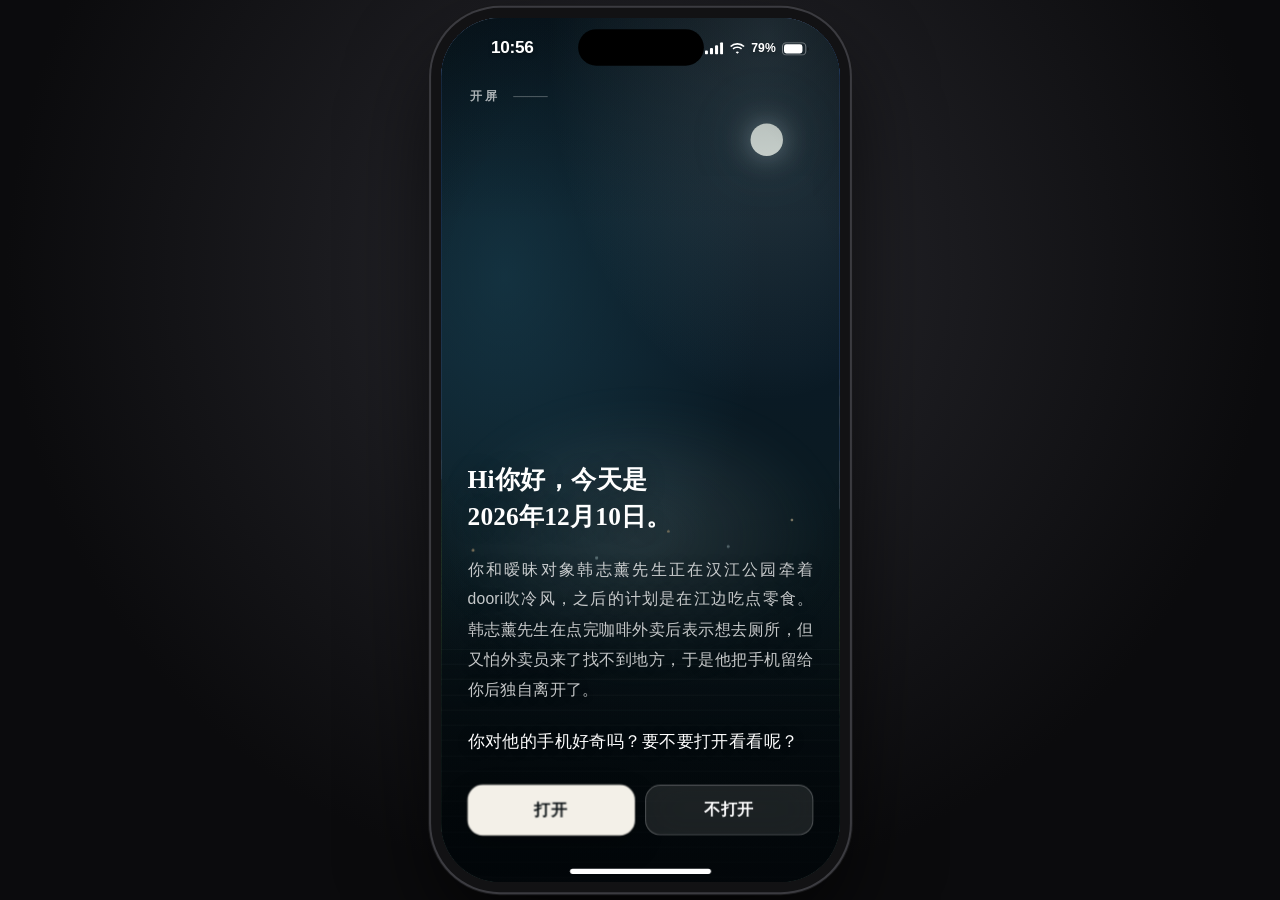
<file: index.html>
<!doctype html>
<html lang="zh-CN">
  <head>
    <meta charset="utf-8" />
    <meta name="viewport" content="width=device-width, initial-scale=1, maximum-scale=1, user-scalable=no, viewport-fit=cover" />
    <meta name="theme-color" content="#000000" />
    <meta name="apple-mobile-web-app-capable" content="yes" />
    <meta name="apple-mobile-web-app-status-bar-style" content="black-translucent" />
    <title>捡到志薰的手机</title>
    <link rel="stylesheet" href="style.css?v=36" />
  </head>
  <body>
    <div id="phone">
      <div id="screen">
        <div id="wall"></div>

        <!-- 视图 0：开屏 -->
        <section id="introL" class="screen active" aria-label="开屏">
          <div class="intro-scene" aria-hidden="true">
            <span class="intro-moon"></span>
            <span class="intro-river"></span>
            <span class="intro-glow"></span>
          </div>
          <div class="intro-shade" aria-hidden="true"></div>
          <div class="intro-content">
            <div class="intro-head">
              <span class="intro-kicker" id="introKicker">开屏</span>
              <span class="intro-rule" aria-hidden="true"></span>
            </div>
            <div class="intro-copy" id="introCopy"></div>
            <div class="intro-actions">
              <button class="intro-btn intro-open" id="introOpen" type="button">打开</button>
              <button class="intro-btn intro-no" id="introNo" type="button">不打开</button>
            </div>
          </div>
        </section>

        <!-- 视图 1：锁屏 -->
        <section id="lockL" class="screen" aria-label="锁屏">
          <div class="lk-scrim"></div>
          <div class="lk-date-row">
            <span class="lk-date" id="lkDate"></span>
            <span class="lk-temp" id="lkTemp"></span>
          </div>
          <div class="lk-time" id="lkTime"></div>
          <div class="lk-notif" id="lkNotif" hidden></div>
          <div class="lk-player" id="lkPlayer"></div>
          <button class="lk-btn fl" id="lkFlash" aria-label="手电筒">
            <svg viewBox="0 0 24 24" fill="currentColor"><path d="M13 2 3 14h9l-1 8 10-12h-9z"/></svg>
          </button>
          <button class="lk-btn cm" id="lkCam" aria-label="相机">
            <svg viewBox="0 0 24 24" fill="none" stroke="currentColor" stroke-width="2" stroke-linecap="round" stroke-linejoin="round"><path d="M23 19a2 2 0 0 1-2 2H3a2 2 0 0 1-2-2V8a2 2 0 0 1 2-2h4l2-3h6l2 3h4a2 2 0 0 1 2 2z"/><circle cx="12" cy="13" r="4"/></svg>
          </button>
          <div class="lk-hint">向上轻扫以解锁</div>
        </section>

        <!-- 视图 2：密码解锁 -->
        <section id="passL" class="screen" aria-label="输入密码">
          <div id="passBg"></div>
          <div class="pc-top">
            <svg viewBox="0 0 24 24" fill="currentColor" aria-hidden="true"><path d="M12 2a5 5 0 0 0-5 5v3H6a2 2 0 0 0-2 2v8a2 2 0 0 0 2 2h12a2 2 0 0 0 2-2v-8a2 2 0 0 0-2-2h-1V7a5 5 0 0 0-5-5zm-3 5a3 3 0 1 1 6 0v3H9z"/></svg>
            <svg viewBox="0 0 24 24" fill="none" stroke="currentColor" stroke-width="1.7" stroke-linecap="round" stroke-linejoin="round" aria-hidden="true"><path d="M4 8V6a2 2 0 0 1 2-2h2M16 4h2a2 2 0 0 1 2 2v2M20 16v2a2 2 0 0 1-2 2h-2M8 20H6a2 2 0 0 1-2-2v-2"/><path d="M9 10v1M15 10v1M9.5 15.5c1.5 1.3 3.5 1.3 5 0"/></svg>
          </div>
          <div class="pc-title">输入密码</div>
          <div class="pc-hint">提示：你的生日</div>
          <div class="pc-dots" id="pcDots"><i></i><i></i><i></i><i></i></div>
          <div class="pc-pad" id="pcPad">
            <button class="pc-key" type="button" data-pc="1">1</button>
            <button class="pc-key" type="button" data-pc="2">2</button>
            <button class="pc-key" type="button" data-pc="3">3</button>
            <button class="pc-key" type="button" data-pc="4">4</button>
            <button class="pc-key" type="button" data-pc="5">5</button>
            <button class="pc-key" type="button" data-pc="6">6</button>
            <button class="pc-key" type="button" data-pc="7">7</button>
            <button class="pc-key" type="button" data-pc="8">8</button>
            <button class="pc-key" type="button" data-pc="9">9</button>
            <span class="pc-key blank"></span>
            <button class="pc-key" type="button" data-pc="0">0</button>
            <button class="pc-key del" type="button" data-pc="del" aria-label="删除"><svg viewBox="0 0 24 24" fill="none" stroke="currentColor" stroke-width="1.7" stroke-linecap="round" stroke-linejoin="round"><path d="M21 5H9.5L3 12l6.5 7H21a2 2 0 0 0 2-2V7a2 2 0 0 0-2-2z"/><path d="m12 9 6 6M18 9l-6 6"/></svg></button>
          </div>
          <div class="pc-actions">
            <button id="pcSos" type="button">紧急情况</button>
            <button id="pcCancel" type="button">取消</button>
          </div>
        </section>

        <!-- 视图 3：输入昵称 -->
        <section id="nameL" class="screen" aria-label="输入昵称">
          <div class="nm-card">
            <h2 class="nm-title">你的名字是</h2>
            <p class="nm-hint" id="nmHint" hidden></p>
            <input id="nmInput" class="nm-input" type="text" maxlength="12" placeholder="输入昵称" autocomplete="off" spellcheck="false" />
            <button id="nmOk" class="nm-btn" type="button" disabled>继续</button>
            <button id="nmSkip" class="nm-skip" type="button">先跳过</button>
          </div>
        </section>

        <!-- 视图 4：桌面主屏幕 -->
        <section id="homeL" class="screen" aria-label="主屏幕">
          <button id="themeBtn" class="theme-btn" aria-label="切换深浅色模式" title="切换深浅色模式">
            <svg viewBox="0 0 24 24" fill="none" stroke="currentColor" stroke-width="2" stroke-linecap="round" stroke-linejoin="round"><path d="M21 12.8A9 9 0 1 1 11.2 3a7 7 0 0 0 9.8 9.8z"/></svg>
          </button>
          <div class="home-wrap">
            <div class="hwidgets">
              <div class="hwx wcalx" id="wCal" role="button" tabindex="0" aria-label="打开日历"></div>
              <div class="hwx wphotox" id="wPhoto"></div>
              <div class="hwx wmusicx" id="wMusic"></div>
            </div>
            <div class="hgrid" id="hgrid"></div>
          </div>
          <div class="spot" aria-hidden="true">
            <svg viewBox="0 0 24 24" width="13" height="13" fill="none" stroke="currentColor" stroke-width="2.4" stroke-linecap="round"><circle cx="11" cy="11" r="7"/><path d="m21 21-4.3-4.3"/></svg>
            搜索
          </div>
          <div class="dock" id="dock"></div>
        </section>

        <!-- 视图 5~7：App -->
        <div id="appL" class="screen" aria-live="polite"></div>

        <!-- 结局入口：只在表白日期的结果页出现 -->
        <button id="storyCta" class="story-cta" type="button" aria-hidden="true" tabindex="-1">把手机还给他</button>
      </div>

      <div id="sb">
        <span class="l">
          <span class="carrier" id="sbc">中国移动</span>
          <span class="t" id="sbt">10:56</span>
        </span>
        <span class="r">
          <svg width="18" height="12" viewBox="0 0 18 12" fill="currentColor"><rect x="0" y="8" width="3" height="4" rx="1"/><rect x="5" y="5.5" width="3" height="6.5" rx="1"/><rect x="10" y="3" width="3" height="9" rx="1"/><rect x="15" y="0" width="3" height="12" rx="1"/></svg>
          <svg width="16" height="12" viewBox="0 0 16 12" fill="currentColor"><path d="M8 2.3c2.3 0 4.4.9 6 2.4l1.2-1.2A10.3 10.3 0 0 0 8 .6 10.3 10.3 0 0 0 .8 3.5L2 4.7a8.6 8.6 0 0 1 6-2.4Zm0 3.4c1.4 0 2.6.5 3.6 1.4l1.2-1.2A6.8 6.8 0 0 0 8 4a6.8 6.8 0 0 0-4.8 1.9l1.2 1.2c1-.9 2.2-1.4 3.6-1.4Zm0 3.4c-.6 0-1.2.2-1.6.6L8 11.3l1.6-1.6c-.4-.4-1-.6-1.6-.6Z"/></svg>
          <span class="bp" id="sbp">79%</span>
          <svg width="27" height="13" viewBox="0 0 27 13"><rect x=".5" y=".5" width="23" height="12" rx="3.8" fill="none" stroke="currentColor" opacity=".4"/><rect id="sbBat" x="2" y="2" width="18" height="9" rx="2.4" fill="currentColor"/><path d="M25 4.5v4c.8-.3 1.3-1.1 1.3-2s-.5-1.7-1.3-2Z" opacity=".4"/></svg>
        </span>
      </div>

      <div id="island"><span class="ia" id="islandArt" aria-hidden="true"></span><span class="ib"><i></i><i></i><i></i><i></i></span></div>
      <div id="hb" aria-label="回到主屏幕"><i></i></div>
      <audio id="lkAudio" preload="metadata"></audio>

      <!-- 结局转场：黑场旁白 -->
      <div id="endVeil" class="end-veil" aria-hidden="true"><div class="end-veil-in" id="endVeilIn"></div></div>

      <!-- 结局：最后那张日记卡片 -->
      <div id="endCoda" class="end-coda" aria-hidden="true">
        <div class="end-coda-card" role="dialog" aria-modal="true" aria-label="日记">
          <span class="end-coda-kicker">日记</span>
          <div class="end-coda-date" id="endCodaDate"></div>
          <div class="end-coda-body" id="endCodaBody"></div>
          <div class="end-coda-quote" id="endCodaQuote"></div>
          <button class="end-coda-close" type="button" data-coda-close>合上</button>
        </div>
      </div>

      <!-- 不打开线：最后那通电话 -->
      <div id="callL" class="call-l" aria-hidden="true">
        <div class="call-kind" id="callKind">KakaoTalk 语音通话</div>
        <div class="call-av" id="callAvatar"></div>
        <div class="call-name" id="callName">志薰</div>
        <div class="call-sub" id="callSub">邀请你进行语音通话</div>
        <div class="call-timer" id="callTimer" hidden>00:00</div>
        <div class="call-caption" id="callCaption"></div>
        <div class="call-actions" id="callIncoming">
          <button class="call-btn decline" id="callDecline" type="button" aria-label="拒绝">
            <svg viewBox="0 0 24 24" fill="currentColor"><path d="M22 16.92v3a2 2 0 0 1-2.18 2 19.79 19.79 0 0 1-8.63-3.07 19.5 19.5 0 0 1-6-6 19.79 19.79 0 0 1-3.07-8.67A2 2 0 0 1 4.11 2h3a2 2 0 0 1 2 1.72c.13.96.36 1.9.7 2.81a2 2 0 0 1-.45 2.11L8.09 9.91a16 16 0 0 0 6 6l1.27-1.27a2 2 0 0 1 2.11-.45c.91.34 1.85.57 2.81.7A2 2 0 0 1 22 16.92z"/></svg>
            <span>拒绝</span>
          </button>
          <button class="call-btn answer" id="callAnswer" type="button" aria-label="接听">
            <svg viewBox="0 0 24 24" fill="currentColor"><path d="M22 16.92v3a2 2 0 0 1-2.18 2 19.79 19.79 0 0 1-8.63-3.07 19.5 19.5 0 0 1-6-6 19.79 19.79 0 0 1-3.07-8.67A2 2 0 0 1 4.11 2h3a2 2 0 0 1 2 1.72c.13.96.36 1.9.7 2.81a2 2 0 0 1-.45 2.11L8.09 9.91a16 16 0 0 0 6 6l1.27-1.27a2 2 0 0 1 2.11-.45c.91.34 1.85.57 2.81.7A2 2 0 0 1 22 16.92z"/></svg>
            <span>接听</span>
          </button>
        </div>
        <div class="call-actions" id="callActive" hidden>
          <button class="call-btn hangup" id="callHangup" type="button" aria-label="挂断">
            <svg viewBox="0 0 24 24" fill="currentColor"><path d="M22 16.92v3a2 2 0 0 1-2.18 2 19.79 19.79 0 0 1-8.63-3.07 19.5 19.5 0 0 1-6-6 19.79 19.79 0 0 1-3.07-8.67A2 2 0 0 1 4.11 2h3a2 2 0 0 1 2 1.72c.13.96.36 1.9.7 2.81a2 2 0 0 1-.45 2.11L8.09 9.91a16 16 0 0 0 6 6l1.27-1.27a2 2 0 0 1 2.11-.45c.91.34 1.85.57 2.81.7A2 2 0 0 1 22 16.92z"/></svg>
            <span>挂断</span>
          </button>
        </div>
        <audio id="callAudio" preload="auto"></audio>
      </div>

      <!-- 结局卡：日记合上之后 -->
      <div id="endCard" class="end-card" aria-hidden="true">
        <div class="end-card-in" role="dialog" aria-modal="true" aria-label="结局">
          <span class="end-card-kicker" id="endCardKicker">END</span>
          <h2 class="end-card-title" id="endCardTitle"></h2>
          <p class="end-card-meta" id="endCardMeta"></p>
          <p class="end-card-line" id="endCardLine"></p>
          <div class="end-card-actions">
            <button class="end-card-restart" id="endRestart" type="button">再看一次</button>
            <button class="end-card-stay" id="endStay" type="button">回到手机</button>
          </div>
        </div>
      </div>

      <!-- 相册：查看大图 -->
      <div id="photoView" class="ph-view" aria-hidden="true">
        <div class="ph-vtop">
          <button class="ph-vback" type="button" data-photo-close aria-label="返回相册">
            <svg viewBox="0 0 24 24" fill="none" stroke="currentColor" stroke-width="2" stroke-linecap="round" stroke-linejoin="round"><path d="m15 4-8 8 8 8"/></svg>
            <span>相册</span>
          </button>
          <span class="ph-vcount" id="photoCount"></span>
          <span class="ph-vact">编辑</span>
        </div>
        <div class="ph-stage" id="photoStage"><img id="photoImg" alt="" draggable="false" /></div>
        <button class="ph-arrow prev" id="photoPrev" type="button" data-photo-step="-1" aria-label="上一张">
          <svg viewBox="0 0 24 24" fill="none" stroke="currentColor" stroke-width="2" stroke-linecap="round" stroke-linejoin="round"><path d="m15 4-8 8 8 8"/></svg>
        </button>
        <button class="ph-arrow next" id="photoNext" type="button" data-photo-step="1" aria-label="下一张">
          <svg viewBox="0 0 24 24" fill="none" stroke="currentColor" stroke-width="2" stroke-linecap="round" stroke-linejoin="round"><path d="m9 4 8 8-8 8"/></svg>
        </button>
        <div class="ph-tools">
          <button class="ph-tool" type="button" aria-label="分享">
            <svg viewBox="0 0 24 24" fill="none" stroke="currentColor" stroke-width="1.8" stroke-linecap="round" stroke-linejoin="round"><path d="M12 15V3"/><path d="m8 7 4-4 4 4"/><path d="M5 12v7a2 2 0 0 0 2 2h10a2 2 0 0 0 2-2v-7"/></svg>
          </button>
          <button class="ph-tool" id="photoFav" type="button" data-photo-fav aria-label="收藏" aria-pressed="false">
            <svg viewBox="0 0 24 24" fill="none" stroke="currentColor" stroke-width="1.8" stroke-linecap="round" stroke-linejoin="round"><path d="M12 20.2 4.8 13a4.6 4.6 0 1 1 6.5-6.5l.7.7.7-.7A4.6 4.6 0 1 1 19.2 13z"/></svg>
          </button>
          <button class="ph-tool" type="button" aria-label="信息">
            <svg viewBox="0 0 24 24" fill="none" stroke="currentColor" stroke-width="1.8" stroke-linecap="round"><circle cx="12" cy="12" r="9"/><path d="M12 11v6"/><circle cx="12" cy="7.8" r="1.1" fill="currentColor" stroke="none"/></svg>
          </button>
          <button class="ph-tool" type="button" aria-label="删除">
            <svg viewBox="0 0 24 24" fill="none" stroke="currentColor" stroke-width="1.8" stroke-linecap="round" stroke-linejoin="round"><path d="M4 7h16"/><path d="M9 7V5a2 2 0 0 1 2-2h2a2 2 0 0 1 2 2v2"/><path d="M6.5 7l.8 12a2 2 0 0 0 2 1.9h5.4a2 2 0 0 0 2-1.9l.8-12"/><path d="M10 11v6M14 11v6"/></svg>
          </button>
        </div>
      </div>
    </div>

    <script src="content.js?v=45"></script>
    <script src="advisor.js?v=1"></script>
    <script src="app.js?v=43"></script>
  </body>
</html>
</file>
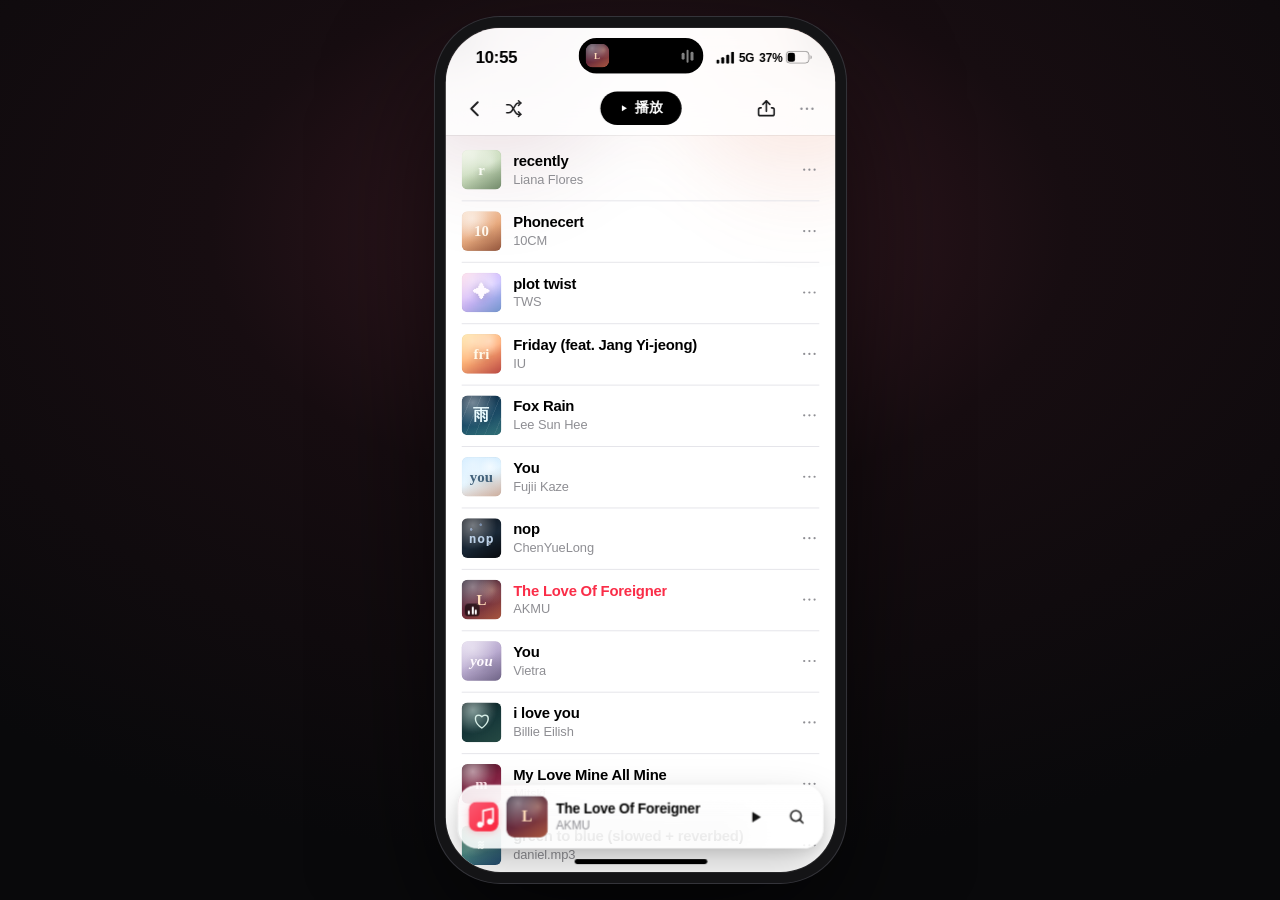
<file: applemusic-playlist.html>
<!doctype html>
<html lang="zh-CN">
<head>
<meta charset="utf-8">
<meta name="viewport" content="width=device-width, initial-scale=1, viewport-fit=cover">
<meta name="theme-color" content="#ffffff">
<title>Apple Music · 播放列表</title>
<style>
  :root{
    --red:#fa2d48;
    --ink:#000;
    --grey:#8e8e93;
    --sep:#e5e5ea;
    --ease:cubic-bezier(.32,.72,0,1);
    --scale:1;
    font-family:-apple-system,BlinkMacSystemFont,"SF Pro Text","SF Pro Display","PingFang SC","Helvetica Neue",Arial,sans-serif;
    -webkit-font-smoothing:antialiased;
    text-rendering:optimizeLegibility;
  }
  *{box-sizing:border-box;-webkit-tap-highlight-color:transparent;}
  html,body{height:100%;margin:0;}
  body{
    overflow:hidden;
    background:radial-gradient(80% 70% at 50% 26%,#3a1a23 0%,#170d11 42%,#09090b 100%);
    display:grid;
    place-items:center;
  }
  button{font:inherit;color:inherit;border:0;background:none;padding:0;cursor:pointer;touch-action:manipulation;letter-spacing:inherit;}
  svg{display:block;}
  .sr-only{position:absolute!important;width:1px;height:1px;padding:0;margin:-1px;overflow:hidden;clip:rect(0,0,0,0);white-space:nowrap;border:0;}

  /* ===== 手机外框 ===== */
  #phone{
    position:relative;
    width:393px;
    height:852px;
    flex:none;
    overflow:hidden;
    isolation:isolate;
    background:#fff;
    color:var(--ink);
    border-radius:55px;
    box-shadow:
      0 0 0 1px rgba(255,255,255,.08),
      0 0 0 11px #141416,
      0 0 0 12px #34343a,
      0 48px 120px rgba(0,0,0,.72);
    transform:scale(var(--scale)) translateZ(0);
    transform-origin:center center;
    --tint-a:#6f2d3f;
    --tint-b:#d16b4d;
  }

  /* 顶部随当前封面变化的柔光 */
  #ambient{
    position:absolute;
    left:-12%;
    right:-12%;
    top:-90px;
    height:470px;
    z-index:0;
    pointer-events:none;
    background:
      radial-gradient(58% 78% at 20% 10%, var(--tint-a), transparent 70%),
      radial-gradient(54% 72% at 84% 16%, var(--tint-b), transparent 72%);
    opacity:.34;
    filter:blur(34px) saturate(1.15);
    -webkit-mask-image:linear-gradient(#000 0%,rgba(0,0,0,.72) 46%,transparent 100%);
    mask-image:linear-gradient(#000 0%,rgba(0,0,0,.72) 46%,transparent 100%);
  }

  /* ===== 状态栏 + 悬浮控制栏 ===== */
  .chrome{
    position:absolute;
    top:0;
    left:0;
    right:0;
    z-index:30;
    height:108px;
    background:rgba(255,255,255,.85);
    -webkit-backdrop-filter:blur(20px);
    backdrop-filter:blur(20px);
    box-shadow:0 .5px 0 rgba(60,60,67,.16);
  }
  .status{
    height:54px;
    padding:5px 23px 0 30px;
    display:flex;
    align-items:center;
    justify-content:space-between;
    position:relative;
    z-index:2;
  }
  .sb-time{
    font-size:17px;
    font-weight:600;
    letter-spacing:-.3px;
    font-variant-numeric:tabular-nums;
  }
  .sb-right{
    display:flex;
    align-items:center;
    gap:5px;
    font-size:12.5px;
    font-weight:600;
    letter-spacing:-.1px;
  }
  .sb-right .five-g{font-size:12px;letter-spacing:-.2px;}
  .sb-right .pct{font-size:12px;font-variant-numeric:tabular-nums;}
  .sb-right svg{color:#000;}
  .battery{display:inline-flex;align-items:center;gap:3px;}
  .battery svg{width:27px;height:13px;}

  /* 灵动岛 */
  .island{
    position:absolute;
    z-index:60;
    top:10px;
    left:50%;
    transform:translateX(-50%);
    width:126px;
    height:36px;
    padding:0 10px 0 7px;
    border-radius:20px;
    background:#000;
    display:flex;
    align-items:center;
    gap:7px;
    pointer-events:none;
  }
  .island-art{
    width:24px;
    height:24px;
    flex:none;
    border-radius:7px;
    overflow:hidden;
  }
  .island-art .cover{width:100%;height:100%;border-radius:7px;--gs:9px;box-shadow:none;}
  .island-eq{
    margin-left:auto;
    height:14px;
    display:flex;
    align-items:center;
    gap:2px;
  }
  .island-eq b{
    width:2.5px;
    border-radius:2px;
    background:#fff;
    transform-origin:center;
    animation:islandEq 1.05s ease-in-out infinite;
  }
  .island-eq b:nth-child(1){height:7px;animation-delay:-.26s;}
  .island-eq b:nth-child(2){height:13px;animation-delay:-.55s;}
  .island-eq b:nth-child(3){height:9px;animation-delay:-.38s;}
  #phone:not(.is-playing) .island-eq b{animation-play-state:paused;opacity:.5;}
  @keyframes islandEq{
    0%,100%{transform:scaleY(.42);}
    50%{transform:scaleY(1);}
  }

  .nav{
    height:54px;
    padding:0 10px;
    display:flex;
    align-items:center;
    justify-content:space-between;
    position:relative;
    z-index:2;
  }
  .nav-side{display:flex;align-items:center;gap:1px;min-width:78px;}
  .nav-side.right{justify-content:flex-end;}
  .icon-btn{
    width:38px;
    height:38px;
    border-radius:50%;
    display:grid;
    place-items:center;
    color:#1c1c1e;
    transition:background .15s,transform .13s var(--ease),color .15s;
  }
  .icon-btn:active{background:rgba(118,118,128,.14);transform:scale(.93);}
  .icon-btn svg{width:21px;height:21px;}
  .icon-btn.shuffle svg{width:19px;height:19px;stroke-width:1.9;}
  .icon-btn.shuffle.on{color:var(--red);background:rgba(250,45,72,.1);}
  .icon-btn.more svg{width:19px;height:19px;}

  .nav-play{
    position:absolute;
    left:50%;
    top:50%;
    transform:translate(-50%,-50%);
    min-width:82px;
    height:34px;
    padding:0 15px;
    border-radius:17px;
    background:#000;
    color:#fff;
    display:inline-flex;
    align-items:center;
    justify-content:center;
    gap:6px;
    font-size:14px;
    font-weight:600;
    letter-spacing:-.15px;
    transition:transform .13s var(--ease),background .15s;
  }
  .nav-play:active{transform:translate(-50%,-50%) scale(.95);background:#18181a;}
  .nav-play svg{width:11px;height:12px;flex:none;}
  .nav-play .i-pause{display:none;}
  #phone.is-playing .nav-play .i-play{display:none;}
  #phone.is-playing .nav-play .i-pause{display:block;}

  /* ===== 歌曲列表 ===== */
  .content{
    position:absolute;
    inset:0;
    z-index:1;
    overflow-y:auto;
    padding:112px 0 132px;
    scrollbar-width:none;
    overscroll-behavior:contain;
    -webkit-overflow-scrolling:touch;
  }
  .content::-webkit-scrollbar{display:none;}
  .songs{list-style:none;margin:0;padding:0;}
  .song{
    position:relative;
    display:flex;
    align-items:center;
    padding:0 7px 0 0;
  }
  .song::after{
    content:"";
    position:absolute;
    left:16px;
    right:16px;
    bottom:0;
    height:.5px;
    background:var(--sep);
  }
  .song:last-child::after{display:none;}
  .song-main{
    flex:1;
    min-width:0;
    display:flex;
    align-items:center;
    gap:12px;
    padding:11px 0 11px 16px;
    text-align:left;
    border-radius:10px;
  }
  .song-main:active{background:rgba(118,118,128,.09);}
  .meta{display:flex;flex-direction:column;gap:2px;min-width:0;}
  .title{
    font-size:15px;
    font-weight:600;
    line-height:1.22;
    letter-spacing:-.22px;
    color:#000;
    white-space:nowrap;
    overflow:hidden;
    text-overflow:ellipsis;
  }
  .artist{
    font-size:13px;
    line-height:1.22;
    letter-spacing:-.08px;
    color:var(--grey);
    white-space:nowrap;
    overflow:hidden;
    text-overflow:ellipsis;
  }
  .song.current .title{color:var(--red);}
  .more{
    width:38px;
    height:42px;
    flex:none;
    margin-left:2px;
    border-radius:50%;
    display:grid;
    place-items:center;
    color:var(--grey);
    transition:background .15s,transform .13s;
  }
  .more:active{background:rgba(118,118,128,.14);transform:scale(.93);}
  .more svg{width:18px;height:18px;}

  /* ===== 专辑封面（全部由本地 CSS 绘制，无外部图片） ===== */
  .cover{
    position:relative;
    width:40px;
    height:40px;
    flex:none;
    display:grid;
    place-items:center;
    overflow:hidden;
    border-radius:6px;
    background:#d8d8dd;
    box-shadow:inset 0 0 0 .5px rgba(0,0,0,.06);
    isolation:isolate;
  }
  .cover::before{
    content:"";
    position:absolute;
    inset:0;
    z-index:0;
    background:radial-gradient(circle at 28% 18%,rgba(255,255,255,.42),rgba(255,255,255,0) 56%);
  }
  .cover::after{
    content:"";
    position:absolute;
    inset:0;
    z-index:0;
    background:linear-gradient(155deg,rgba(0,0,0,0) 46%,rgba(0,0,0,.2));
  }
  .cover>i{
    position:relative;
    z-index:1;
    font-family:"New York","Iowan Old Style",Georgia,"Times New Roman",serif;
    font-style:normal;
    font-weight:600;
    font-size:var(--gs,15px);
    line-height:1;
    color:var(--ink-on-art,#fff);
    letter-spacing:.01em;
    text-shadow:0 1px 8px rgba(0,0,0,.16);
  }
  .c-recently{background:radial-gradient(circle at 74% 28%,rgba(255,255,255,.32),transparent 34%),linear-gradient(145deg,#eef3e4,#c6d9b8 52%,#8dab84);--ink-on-art:#f9fcf4;}
  .c-phonecert{background:radial-gradient(circle at 22% 20%,rgba(255,255,255,.34),transparent 42%),linear-gradient(150deg,#f7d9c0,#e8a87c 55%,#b86b4b);--ink-on-art:#fff7ed;}
  .c-plottwist{background:radial-gradient(circle at 75% 25%,rgba(255,255,255,.42),transparent 38%),linear-gradient(135deg,#ffd9e8,#cdbbff 52%,#8fb9ff);--ink-on-art:#fffaff;}
  .c-friday{background:radial-gradient(circle at 70% 18%,rgba(255,255,255,.4),transparent 36%),linear-gradient(145deg,#ffe29a,#ffab73 52%,#e85c53);--ink-on-art:#fff9ea;}
  .c-foxrain{background:repeating-linear-gradient(112deg,rgba(255,255,255,.085) 0 1px,transparent 1px 9px),linear-gradient(160deg,#0b233b,#1d506c 58%,#3c8a92);--ink-on-art:#eafcff;}
  .c-you-kaze{background:radial-gradient(circle at 72% 24%,rgba(255,255,255,.55),transparent 24%),linear-gradient(160deg,#c9e8ff,#e9f7ff 55%,#ffd7c2);--ink-on-art:#42617a;text-shadow:none;}
  .c-nop{background:radial-gradient(circle at 24% 28%,rgba(150,190,255,.55) 0 1px,transparent 1.6px),radial-gradient(circle at 70% 64%,rgba(255,255,255,.5) 0 1px,transparent 1.6px),radial-gradient(circle at 48% 16%,rgba(130,180,255,.45) 0 1px,transparent 1.6px),linear-gradient(150deg,#0c1018,#1a2938 55%,#0a0d12);--ink-on-art:#bcd1e8;}
  .c-love{background:radial-gradient(circle at 76% 26%,rgba(255,214,170,.35),transparent 34%),linear-gradient(150deg,#241b2d,#6f2d3f 55%,#d16b4d);--ink-on-art:#ffdcb9;}
  .c-you-vietra{background:linear-gradient(145deg,#e3d9ee,#b8a9cf 52%,#8a7ca7);--ink-on-art:#fffaff;}
  .c-iloveyou{background:radial-gradient(circle at 30% 24%,rgba(120,210,190,.26),transparent 48%),linear-gradient(150deg,#0b191b,#16383a 55%,#2e5a53);--ink-on-art:#d8efe8;}
  .c-mylove{background:radial-gradient(circle at 28% 20%,rgba(255,210,225,.3),transparent 40%),linear-gradient(155deg,#3a0f1e,#8b2446 55%,#d66c8c);--ink-on-art:#ffe1e8;}
  .c-greenblue{background:radial-gradient(circle at 72% 24%,rgba(220,255,240,.3),transparent 42%),linear-gradient(150deg,#2d6b4e,#4f8f86 45%,#2d5f8c);--ink-on-art:#e8fff5;}
  .c-foxrain>i{font-family:"Songti SC","STSong","Noto Serif SC",serif;font-size:calc(var(--gs,15px) + 1px);}
  .c-you-vietra>i{font-style:italic;}
  .c-plottwist>i,.c-iloveyou>i{font-size:calc(var(--gs,15px) + 2px);}
  .c-nop>i{font-family:"SF Mono",Menlo,monospace;font-size:calc(var(--gs,15px) - 2px);letter-spacing:.06em;}

  /* 当前歌曲封面上的小型均衡器 */
  .eq{
    position:absolute;
    left:3px;
    bottom:3px;
    z-index:2;
    height:13px;
    padding:2px 3px;
    border-radius:4px;
    background:rgba(0,0,0,.58);
    display:none;
    align-items:flex-end;
    gap:1.5px;
    -webkit-backdrop-filter:blur(4px);
    backdrop-filter:blur(4px);
  }
  .song.current .eq{display:flex;}
  .eq b{
    width:2px;
    border-radius:1px;
    background:#fff;
    transform-origin:bottom;
    animation:eqBar .92s ease-in-out infinite;
  }
  .eq b:nth-child(1){height:4px;animation-delay:-.2s;}
  .eq b:nth-child(2){height:8px;animation-delay:-.52s;}
  .eq b:nth-child(3){height:5px;animation-delay:-.34s;}
  .song:not(.playing) .eq b{animation-play-state:paused;}
  @keyframes eqBar{
    0%,100%{transform:scaleY(.46);}
    50%{transform:scaleY(1);}
  }

  /* ===== 底部 Mini 播放器 ===== */
  .mini{
    position:absolute;
    left:12px;
    right:12px;
    bottom:24px;
    z-index:40;
    height:64px;
    padding:0 9px 0 10px;
    display:flex;
    align-items:center;
    gap:8px;
    border-radius:20px;
    background:rgba(255,255,255,.8);
    border:.5px solid rgba(255,255,255,.72);
    -webkit-backdrop-filter:blur(24px) saturate(180%);
    backdrop-filter:blur(24px) saturate(180%);
    box-shadow:
      0 20px 46px rgba(0,0,0,.22),
      0 4px 12px rgba(0,0,0,.1),
      inset 0 1px 0 rgba(255,255,255,.55);
  }
  .mini::before{
    content:"";
    position:absolute;
    inset:0;
    border-radius:inherit;
    pointer-events:none;
    background:linear-gradient(180deg,rgba(255,255,255,.38),rgba(255,255,255,0) 58%);
  }
  .am-icon{
    width:30px;
    height:30px;
    flex:none;
    border-radius:8px;
    box-shadow:0 2px 7px rgba(250,35,59,.22);
    position:relative;
    z-index:1;
  }
  .mini-art{
    width:42px;
    height:42px;
    flex:none;
    border-radius:8px;
    overflow:hidden;
    position:relative;
    z-index:1;
  }
  .mini-art .cover{width:100%;height:100%;border-radius:8px;--gs:16px;}
  .mini-meta{
    flex:1;
    min-width:0;
    display:flex;
    flex-direction:column;
    gap:1px;
    position:relative;
    z-index:1;
  }
  .mini-title{
    font-size:14px;
    font-weight:600;
    line-height:1.2;
    letter-spacing:-.18px;
    color:#000;
    white-space:nowrap;
    overflow:hidden;
    text-overflow:ellipsis;
  }
  .mini-artist{
    font-size:12px;
    line-height:1.2;
    letter-spacing:-.05px;
    color:var(--grey);
    white-space:nowrap;
    overflow:hidden;
    text-overflow:ellipsis;
  }
  .mini-btn{
    width:34px;
    height:38px;
    flex:none;
    border-radius:11px;
    display:grid;
    place-items:center;
    color:#111;
    position:relative;
    z-index:1;
    transition:background .15s,transform .13s var(--ease);
  }
  .mini-btn:active{background:rgba(118,118,128,.13);transform:scale(.92);}
  .mini-btn.play svg{width:19px;height:19px;}
  .mini-btn.search svg{width:18px;height:18px;}
  .mini-btn .i-pause{display:none;}
  #phone.is-playing .mini-btn.play .i-play{display:none;}
  #phone.is-playing .mini-btn.play .i-pause{display:block;}

  .home-indicator{
    position:absolute;
    left:50%;
    bottom:8px;
    z-index:45;
    width:134px;
    height:5px;
    border-radius:3px;
    background:#000;
    transform:translateX(-50%);
    pointer-events:none;
  }

  /* 封面切换时的小动画 */
  .swap{animation:artIn .34s var(--ease);}
  @keyframes artIn{
    from{opacity:.35;transform:scale(.86);}
    to{opacity:1;transform:scale(1);}
  }

  @media (hover:hover){
    .song-main:hover{background:rgba(118,118,128,.06);}
    .more:hover,.icon-btn:hover{background:rgba(118,118,128,.08);}
    .mini-btn:hover{background:rgba(118,118,128,.08);}
  }
  button:focus-visible{outline:2px solid rgba(0,122,255,.72);outline-offset:2px;}

  @supports not ((backdrop-filter:blur(1px)) or (-webkit-backdrop-filter:blur(1px))){
    .chrome{background:rgba(255,255,255,.96);}
    .mini{background:rgba(255,255,255,.97);}
  }

  @media (max-width:520px){
    body{display:block;background:#fff;}
    #phone{
      width:100vw;
      height:100vh;
      height:100dvh;
      border-radius:0;
      box-shadow:none;
      transform:none;
    }
  }
  @media (max-width:380px){
    .status{padding-right:16px;}
    .sb-right{gap:4px;}
  }
  @media (max-width:350px){
    .status{padding-left:24px;}
    .island{width:108px;height:34px;}
    .sb-right .pct{display:none;}
  }
  @media (prefers-reduced-motion:reduce){
    *,*::before,*::after{animation-duration:.001ms!important;transition-duration:.001ms!important;}
  }
</style>
</head>
<body>
  <main id="phone" aria-label="Apple Music 播放列表">
    <div id="ambient" aria-hidden="true"></div>

    <header class="chrome">
      <div class="status" aria-hidden="true">
        <span class="sb-time">10:55</span>
        <span class="sb-right">
          <svg width="18" height="12" viewBox="0 0 18 12" fill="currentColor" aria-hidden="true"><rect x="0" y="8" width="3" height="4" rx="1"/><rect x="5" y="5.5" width="3" height="6.5" rx="1"/><rect x="10" y="3" width="3" height="9" rx="1"/><rect x="15" y="0" width="3" height="12" rx="1"/></svg>
          <span class="five-g">5G</span>
          <span class="battery">
            <span class="pct">37%</span>
            <svg viewBox="0 0 27 13" aria-hidden="true">
              <rect x=".5" y=".5" width="23" height="12" rx="3.8" fill="none" stroke="currentColor" opacity=".38"/>
              <rect x="2" y="2" width="7.4" height="9" rx="2.2" fill="currentColor"/>
              <path d="M25 4.5v4c.8-.3 1.3-1.1 1.3-2s-.5-1.7-1.3-2Z" opacity=".38" fill="currentColor"/>
            </svg>
          </span>
        </span>
      </div>

      <nav class="nav" aria-label="播放列表控制栏">
        <div class="nav-side">
          <button class="icon-btn back" type="button" aria-label="返回" title="返回">
            <svg viewBox="0 0 24 24" fill="none" stroke="currentColor" stroke-width="2.2" stroke-linecap="round" stroke-linejoin="round" aria-hidden="true"><path d="M15 4.5 7.5 12 15 19.5"/></svg>
          </button>
          <button class="icon-btn shuffle" id="shuffleBtn" type="button" aria-label="随机播放" aria-pressed="false" title="随机播放">
            <svg viewBox="0 0 24 24" fill="none" stroke="currentColor" stroke-linecap="round" stroke-linejoin="round" aria-hidden="true">
              <path d="M3 7h2.8c1.5 0 2.9.8 3.7 2.1l5 8c.8 1.3 2.2 2.1 3.7 2.1H21"/>
              <path d="m18 16 3 3-3 3"/>
              <path d="M3 17h2.8c1.5 0 2.9-.8 3.7-2.1l5-8C15.3 5.6 16.7 4.8 18.2 4.8H21"/>
              <path d="m18 1.8 3 3-3 3"/>
            </svg>
          </button>
        </div>

        <button class="nav-play" id="navPlay" type="button" aria-label="播放" aria-pressed="false">
          <svg class="i-play" viewBox="0 0 24 24" fill="currentColor" aria-hidden="true"><path d="M8 5.4v13.2L19 12z"/></svg>
          <svg class="i-pause" viewBox="0 0 24 24" fill="currentColor" aria-hidden="true"><rect x="6.8" y="5" width="3.7" height="14" rx="1.3"/><rect x="13.5" y="5" width="3.7" height="14" rx="1.3"/></svg>
          <span id="navPlayText">播放</span>
        </button>

        <div class="nav-side right">
          <button class="icon-btn" type="button" aria-label="分享" title="分享">
            <svg viewBox="0 0 24 24" fill="none" stroke="currentColor" stroke-width="1.9" stroke-linecap="round" stroke-linejoin="round" aria-hidden="true">
              <path d="M12 15V3"/><path d="m8 7 4-4 4 4"/>
              <path d="M6 11H5a2 2 0 0 0-2 2v5a2 2 0 0 0 2 2h14a2 2 0 0 0 2-2v-5a2 2 0 0 0-2-2h-1"/>
            </svg>
          </button>
          <button class="icon-btn more" type="button" aria-label="更多" title="更多">
            <svg viewBox="0 0 24 24" fill="currentColor" aria-hidden="true"><circle cx="5" cy="12" r="1.5"/><circle cx="12" cy="12" r="1.5"/><circle cx="19" cy="12" r="1.5"/></svg>
          </button>
        </div>
      </nav>
    </header>

    <div class="island" aria-hidden="true">
      <span class="island-art" id="islandCover"></span>
      <span class="island-eq"><b></b><b></b><b></b></span>
    </div>

    <section class="content" id="content" aria-label="歌曲列表">
      <ol class="songs" id="songList"></ol>
    </section>

    <div class="mini" role="region" aria-label="正在播放">
      <svg class="am-icon" viewBox="0 0 60 60" aria-hidden="true">
        <defs>
          <linearGradient id="amGrad" x1="0" y1="0" x2="1" y2="1">
            <stop offset="0" stop-color="#fb5c74"/>
            <stop offset="1" stop-color="#fa233b"/>
          </linearGradient>
        </defs>
        <rect width="60" height="60" rx="14" fill="url(#amGrad)"/>
        <g fill="#fff"><circle cx="23" cy="46" r="6"/><circle cx="43" cy="40" r="6"/></g>
        <path d="M29 46V18l20-4.5V40" stroke="#fff" stroke-width="3.6" fill="none" stroke-linecap="round" stroke-linejoin="round"/>
      </svg>

      <span class="mini-art" id="miniCover"></span>

      <span class="mini-meta">
        <span class="mini-title" id="miniTitle"></span>
        <span class="mini-artist" id="miniArtist"></span>
      </span>

      <button class="mini-btn play" id="miniPlay" type="button" aria-label="播放" aria-pressed="false">
        <svg class="i-play" viewBox="0 0 24 24" fill="currentColor" aria-hidden="true"><path d="M8 5.4v13.2L19 12z"/></svg>
        <svg class="i-pause" viewBox="0 0 24 24" fill="currentColor" aria-hidden="true"><rect x="6.8" y="5" width="3.7" height="14" rx="1.3"/><rect x="13.5" y="5" width="3.7" height="14" rx="1.3"/></svg>
      </button>

      <button class="mini-btn search" type="button" aria-label="搜索" title="搜索">
        <svg viewBox="0 0 24 24" fill="none" stroke="currentColor" stroke-width="2.1" stroke-linecap="round" aria-hidden="true"><circle cx="11" cy="11" r="7"/><path d="m20.5 20.5-4.3-4.3"/></svg>
      </button>
    </div>

    <div class="home-indicator" aria-hidden="true"></div>
    <div class="sr-only" id="live" aria-live="polite"></div>
  </main>

<script>
(function(){
  "use strict";

  var songs = [
    { title:"recently", artist:"Liana Flores", cover:"c-recently", glyph:"r", tint:["#c6d9b8","#8dab84"] },
    { title:"Phonecert", artist:"10CM", cover:"c-phonecert", glyph:"10", tint:["#e8a87c","#b86b4b"] },
    { title:"plot twist", artist:"TWS", cover:"c-plottwist", glyph:"✦", tint:["#cdbbff","#8fb9ff"] },
    { title:"Friday (feat. Jang Yi-jeong)", artist:"IU", cover:"c-friday", glyph:"fri", tint:["#ffab73","#e85c53"] },
    { title:"Fox Rain", artist:"Lee Sun Hee", cover:"c-foxrain", glyph:"雨", tint:["#1d506c","#3c8a92"] },
    { title:"You", artist:"Fujii Kaze", cover:"c-you-kaze", glyph:"you", tint:["#bfe4ff","#ffd7c2"] },
    { title:"nop", artist:"ChenYueLong", cover:"c-nop", glyph:"nop", tint:["#1a2938","#0a0d12"] },
    { title:"The Love Of Foreigner", artist:"AKMU", cover:"c-love", glyph:"L", tint:["#6f2d3f","#d16b4d"] },
    { title:"You", artist:"Vietra", cover:"c-you-vietra", glyph:"you", tint:["#b8a9cf","#8a7ca7"] },
    { title:"i love you", artist:"Billie Eilish", cover:"c-iloveyou", glyph:"♡", tint:["#16383a","#2e5a53"] },
    { title:"My Love Mine All Mine", artist:"Mitski", cover:"c-mylove", glyph:"m", tint:["#8b2446","#d66c8c"] },
    { title:"green to blue (slowed + reverbed)", artist:"daniel.mp3", cover:"c-greenblue", glyph:"≋", tint:["#4f8f86","#2d5f8c"] }
  ];

  var phone = document.getElementById("phone");
  var listEl = document.getElementById("songList");
  var islandCover = document.getElementById("islandCover");
  var miniCover = document.getElementById("miniCover");
  var miniTitle = document.getElementById("miniTitle");
  var miniArtist = document.getElementById("miniArtist");
  var miniPlay = document.getElementById("miniPlay");
  var navPlay = document.getElementById("navPlay");
  var navPlayText = document.getElementById("navPlayText");
  var shuffleBtn = document.getElementById("shuffleBtn");
  var live = document.getElementById("live");

  var current = 7;          // The Love Of Foreigner — AKMU
  var isPlaying = false;
  var shuffleOn = false;

  function coverHTML(song){
    return '<span class="cover ' + song.cover + '" aria-hidden="true"><i>' + song.glyph + '</i></span>';
  }

  function songHTML(song, i){
    return '<li class="song' + (i === current ? " current" : "") + '" data-index="' + i + '">' +
      '<button class="song-main" type="button" data-play="' + i + '" aria-label="播放 ' + song.title + '，' + song.artist + '">' +
        '<span class="cover ' + song.cover + '" aria-hidden="true">' +
          '<i>' + song.glyph + '</i>' +
          '<span class="eq" aria-hidden="true"><b></b><b></b><b></b></span>' +
        '</span>' +
        '<span class="meta">' +
          '<span class="title">' + song.title + '</span>' +
          '<span class="artist">' + song.artist + '</span>' +
        '</span>' +
      '</button>' +
      '<button class="more" type="button" aria-label="更多操作：' + song.title + '">' +
        '<svg viewBox="0 0 24 24" fill="currentColor" aria-hidden="true"><circle cx="5" cy="12" r="1.5"/><circle cx="12" cy="12" r="1.5"/><circle cx="19" cy="12" r="1.5"/></svg>' +
      '</button>' +
    '</li>';
  }

  function renderList(){
    listEl.innerHTML = songs.map(songHTML).join("");
  }

  function syncList(){
    var rows = listEl.querySelectorAll(".song");
    for (var i = 0; i < rows.length; i += 1){
      rows[i].classList.toggle("current", i === current);
      rows[i].classList.toggle("playing", i === current && isPlaying);
      var main = rows[i].querySelector(".song-main");
      if (i === current) main.setAttribute("aria-current", "true");
      else main.removeAttribute("aria-current");
    }
  }

  function animateCover(el){
    el.classList.remove("swap");
    void el.offsetWidth;
    el.classList.add("swap");
  }

  function updateUI(animate){
    var song = songs[current];
    var changed = Boolean(animate);

    phone.classList.toggle("is-playing", isPlaying);

    miniTitle.textContent = song.title;
    miniArtist.textContent = song.artist;

    if (changed){
      miniCover.innerHTML = coverHTML(song);
      islandCover.innerHTML = coverHTML(song);
      animateCover(miniCover);
      animateCover(islandCover);
    }

    phone.style.setProperty("--tint-a", song.tint[0]);
    phone.style.setProperty("--tint-b", song.tint[1]);

    var label = isPlaying ? "暂停" : "播放";
    navPlayText.textContent = label;
    navPlay.setAttribute("aria-label", label);
    navPlay.setAttribute("aria-pressed", String(isPlaying));
    miniPlay.setAttribute("aria-label", label);
    miniPlay.setAttribute("aria-pressed", String(isPlaying));

    syncList();
    live.textContent = (isPlaying ? "正在播放：" : "已暂停：") + song.title + "，" + song.artist;
  }

  function selectSong(index, play){
    var changed = index !== current;
    current = index;
    isPlaying = play;
    updateUI(changed);
  }

  renderList();

  // 初始状态：停在第八首，暂停
  miniCover.innerHTML = coverHTML(songs[current]);
  islandCover.innerHTML = coverHTML(songs[current]);
  updateUI(false);

  listEl.addEventListener("click", function(e){
    var more = e.target.closest(".more");
    if (more) return;
    var btn = e.target.closest(".song-main");
    if (!btn) return;
    selectSong(Number(btn.dataset.play), true);
  });

  miniPlay.addEventListener("click", function(){
    isPlaying = !isPlaying;
    updateUI(false);
  });

  navPlay.addEventListener("click", function(){
    isPlaying = !isPlaying;
    updateUI(false);
  });

  shuffleBtn.addEventListener("click", function(){
    shuffleOn = !shuffleOn;
    shuffleBtn.classList.toggle("on", shuffleOn);
    shuffleBtn.setAttribute("aria-pressed", String(shuffleOn));
  });

  function fitPhone(){
    if (window.matchMedia("(max-width: 520px)").matches) return;
    var s = Math.min((window.innerHeight - 56) / 852, (window.innerWidth - 56) / 393, 1);
    document.documentElement.style.setProperty("--scale", String(Math.max(.3, s)));
  }
  window.addEventListener("resize", fitPhone);
  window.addEventListener("orientationchange", fitPhone);
  fitPhone();
})();
</script>
</body>
</html>
</file>
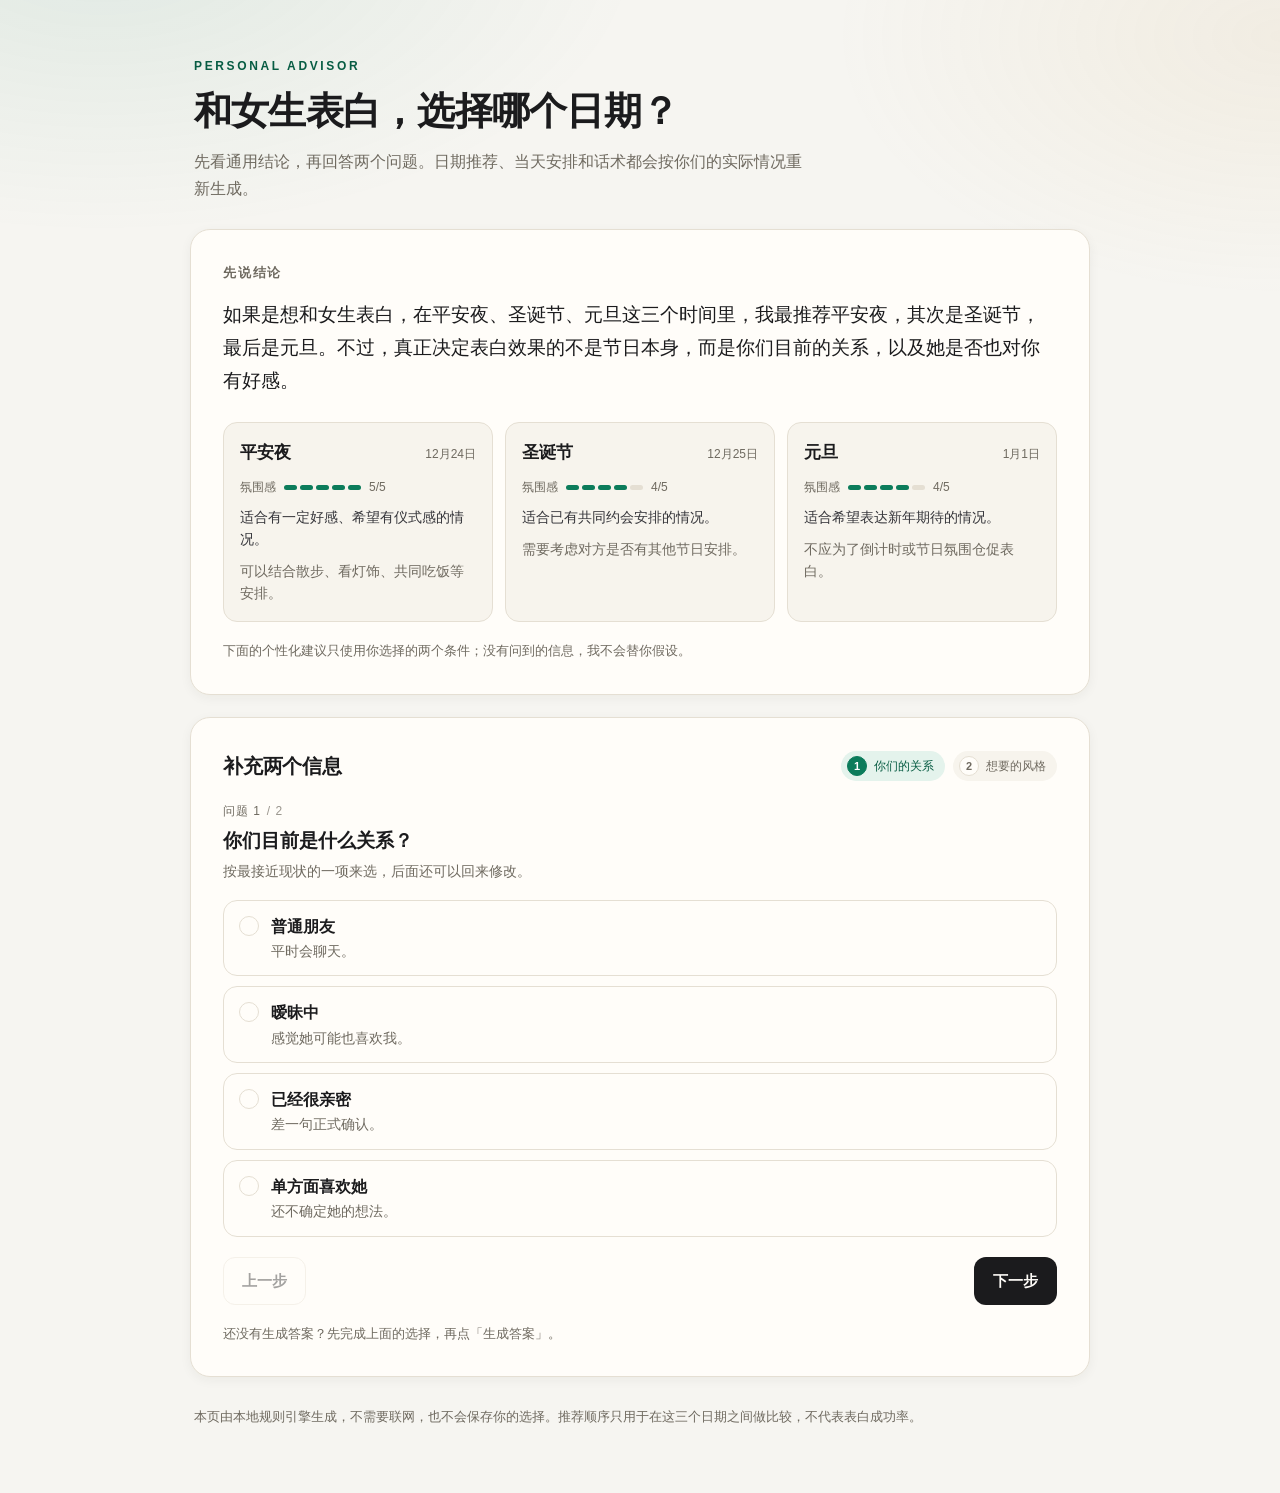
<file: 表白日期.html>
<!doctype html>
<html lang="zh-CN">
  <head>
    <meta charset="utf-8" />
    <meta name="viewport" content="width=device-width, initial-scale=1, viewport-fit=cover" />
    <meta name="color-scheme" content="light dark" />
    <meta name="theme-color" content="#f6f5f1" />
    <title>表白日期建议 · 个性化问答</title>
    <style>
      /* =========================================================
         B. 样式模块
         所有颜色、间距、圆角集中在这里，方便统一调整。
         ========================================================= */
      :root {
        --bg: #f6f5f1;
        --surface: #fffdf9;
        --surface-2: #f7f4ed;
        --surface-3: #f1ede3;
        --ink: #1b1b1d;
        --ink-soft: #35353a;
        --muted: #6f6a60;
        --line: #e5dfd3;
        --accent: #0c7c5b;
        --accent-ink: #075c43;
        --accent-soft: #e4f3ec;
        --accent-line: #b9dfd0;
        --amber: #9a6a16;
        --amber-soft: #fbf1dc;
        --amber-line: #ecd7a8;
        --danger: #b3261e;
        --danger-soft: #fdecea;
        --danger-line: #f2c9c5;
        --radius: 20px;
        --radius-md: 14px;
        --radius-sm: 10px;
        --shadow: 0 12px 34px rgba(40, 34, 20, 0.08);
        --shadow-sm: 0 3px 12px rgba(40, 34, 20, 0.05);
        --font: -apple-system, BlinkMacSystemFont, "SF Pro Text", "PingFang SC",
          "Hiragino Sans GB", "Microsoft YaHei", "Noto Sans SC", sans-serif;
        --mono: ui-monospace, "SF Mono", SFMono-Regular, Menlo, Consolas, monospace;
      }

      @media (prefers-color-scheme: dark) {
        :root {
          --bg: #111310;
          --surface: #191b18;
          --surface-2: #20231f;
          --surface-3: #272b25;
          --ink: #f1f0ea;
          --ink-soft: #dcdbd3;
          --muted: #a6a49b;
          --line: #2e332d;
          --accent: #48d0a2;
          --accent-ink: #8fe9c7;
          --accent-soft: #163025;
          --accent-line: #245743;
          --amber: #e3b45e;
          --amber-soft: #332a16;
          --amber-line: #4d3d1f;
          --danger: #ff938a;
          --danger-soft: #3a1d19;
          --danger-line: #5a2b25;
          --shadow: 0 12px 34px rgba(0, 0, 0, 0.38);
          --shadow-sm: 0 3px 12px rgba(0, 0, 0, 0.25);
        }
      }

      * {
        box-sizing: border-box;
      }

      html {
        -webkit-text-size-adjust: 100%;
        scroll-behavior: smooth;
      }

      body {
        margin: 0;
        color: var(--ink);
        background: var(--bg);
        font: 16px/1.68 var(--font);
        -webkit-font-smoothing: antialiased;
      }

      body::before {
        content: "";
        position: fixed;
        inset: 0;
        z-index: -1;
        pointer-events: none;
        background:
          radial-gradient(900px 480px at 8% -6%, rgba(12, 124, 91, 0.09), transparent 60%),
          radial-gradient(720px 420px at 100% 4%, rgba(200, 160, 80, 0.09), transparent 62%);
      }

      :focus-visible {
        outline: 3px solid var(--accent);
        outline-offset: 3px;
        border-radius: 6px;
      }

      .app {
        width: min(900px, 100% - 40px);
        margin: 0 auto;
        padding: 56px 0 64px;
      }

      /* ---------- 头部 ---------- */
      .hero {
        padding: 0 4px 26px;
      }

      .eyebrow {
        margin: 0 0 12px;
        color: var(--accent-ink);
        font-size: 12px;
        font-weight: 700;
        letter-spacing: 0.22em;
      }

      .hero h1 {
        margin: 0;
        font-size: clamp(27px, 5vw, 38px);
        line-height: 1.24;
        letter-spacing: -0.02em;
        font-weight: 700;
      }

      .lede {
        margin: 14px 0 0;
        max-width: 620px;
        color: var(--muted);
        font-size: 16px;
      }

      /* ---------- 面板 ---------- */
      .panel {
        margin: 0 0 22px;
        padding: clamp(20px, 4.2vw, 32px);
        background: var(--surface);
        border: 1px solid var(--line);
        border-radius: var(--radius);
        box-shadow: var(--shadow-sm);
      }

      .section-title {
        margin: 0 0 14px;
        font-size: 13px;
        font-weight: 700;
        letter-spacing: 0.14em;
        color: var(--muted);
      }

      .initial-answer {
        margin: 0;
        font-size: clamp(17px, 2.4vw, 19px);
        line-height: 1.75;
        color: var(--ink);
      }

      .fineprint {
        margin: 18px 0 0;
        color: var(--muted);
        font-size: 13px;
      }

      /* ---------- 初始日期卡片 ---------- */
      .date-grid {
        display: grid;
        grid-template-columns: repeat(3, minmax(0, 1fr));
        gap: 12px;
        margin-top: 24px;
      }

      .date-card {
        display: flex;
        flex-direction: column;
        gap: 10px;
        padding: 16px;
        background: var(--surface-2);
        border: 1px solid var(--line);
        border-radius: var(--radius-md);
      }

      .date-top {
        display: flex;
        align-items: baseline;
        justify-content: space-between;
        gap: 8px;
      }

      .date-name {
        font-size: 17px;
        font-weight: 700;
      }

      .date-when {
        color: var(--muted);
        font-size: 12px;
      }

      .atmo {
        display: flex;
        align-items: center;
        gap: 8px;
        color: var(--muted);
        font-size: 12px;
      }

      .pips {
        display: inline-flex;
        gap: 3px;
      }

      .pips i {
        width: 13px;
        height: 5px;
        border-radius: 99px;
        background: var(--line);
      }

      .pips i.on {
        background: var(--accent);
      }

      .atmo-num {
        font-variant-numeric: tabular-nums;
      }

      .date-card p {
        margin: 0;
        font-size: 13.5px;
        line-height: 1.62;
        color: var(--ink-soft);
      }

      .date-card p + p {
        color: var(--muted);
      }

      /* ---------- 提问 ---------- */
      .ask-head {
        display: flex;
        flex-wrap: wrap;
        align-items: center;
        justify-content: space-between;
        gap: 12px;
        margin-bottom: 18px;
      }

      .ask-head h2 {
        margin: 0;
        font-size: 20px;
        letter-spacing: -0.01em;
      }

      .steps {
        display: flex;
        align-items: center;
        gap: 8px;
      }

      .step {
        display: inline-flex;
        align-items: center;
        gap: 7px;
        padding: 5px 11px 5px 6px;
        border-radius: 999px;
        background: var(--surface-2);
        color: var(--muted);
        font-size: 12px;
        white-space: nowrap;
      }

      .step-num {
        display: inline-grid;
        place-items: center;
        width: 20px;
        height: 20px;
        border-radius: 50%;
        background: var(--surface);
        border: 1px solid var(--line);
        font-size: 11px;
        font-weight: 700;
        font-variant-numeric: tabular-nums;
      }

      .step.current {
        background: var(--accent-soft);
        color: var(--accent-ink);
      }

      .step.current .step-num {
        background: var(--accent);
        border-color: var(--accent);
        color: #fff;
      }

      .step.done:not(.current) {
        color: var(--accent-ink);
      }

      .step.done:not(.current) .step-num {
        background: var(--accent-soft);
        border-color: var(--accent-line);
        color: var(--accent-ink);
      }

      .q-card {
        animation: rise 0.22s ease both;
      }

      .q-head {
        display: flex;
        align-items: center;
        gap: 6px;
        color: var(--muted);
        font-size: 12px;
        letter-spacing: 0.08em;
        margin-bottom: 6px;
      }

      .q-total {
        opacity: 0.7;
      }

      .q-title {
        margin: 0;
        font-size: 19px;
        line-height: 1.45;
      }

      .q-hint {
        margin: 6px 0 16px;
        color: var(--muted);
        font-size: 13.5px;
      }

      .options {
        display: grid;
        gap: 10px;
      }

      .option {
        display: flex;
        align-items: flex-start;
        gap: 12px;
        width: 100%;
        padding: 13px 15px;
        text-align: left;
        background: var(--surface);
        color: var(--ink);
        border: 1.5px solid var(--line);
        border-radius: var(--radius-md);
        font: inherit;
        cursor: pointer;
        transition: border-color 0.16s ease, background 0.16s ease, transform 0.16s ease;
      }

      .option:hover {
        border-color: var(--accent-line);
        background: var(--surface-2);
      }

      .option:active {
        transform: scale(0.995);
      }

      .option-mark {
        flex: 0 0 auto;
        display: grid;
        place-items: center;
        width: 20px;
        height: 20px;
        margin-top: 2px;
        border: 1.5px solid var(--line);
        border-radius: 50%;
        background: var(--surface);
      }

      .option-mark::after {
        content: "";
        width: 8px;
        height: 8px;
        border-radius: 50%;
        background: transparent;
      }

      .option.selected {
        border-color: var(--accent);
        background: var(--accent-soft);
      }

      .option.selected .option-mark {
        border-color: var(--accent);
        background: var(--accent);
      }

      .option.selected .option-mark::after {
        background: #fff;
      }

      .option-body {
        display: flex;
        flex-direction: column;
        gap: 2px;
        min-width: 0;
      }

      .option-label {
        font-size: 15.5px;
        font-weight: 600;
      }

      .option-desc {
        color: var(--muted);
        font-size: 13.5px;
        line-height: 1.55;
      }

      .option.selected .option-desc {
        color: var(--accent-ink);
      }

      .ask-actions {
        display: flex;
        flex-wrap: wrap;
        gap: 10px;
        margin-top: 20px;
      }

      .ask-actions .btn:first-child {
        margin-right: auto;
      }

      /* ---------- 按钮 ---------- */
      .btn {
        display: inline-flex;
        align-items: center;
        justify-content: center;
        gap: 6px;
        min-height: 44px;
        padding: 10px 18px;
        border: 1px solid transparent;
        border-radius: 12px;
        background: transparent;
        color: var(--ink);
        font: inherit;
        font-size: 15px;
        font-weight: 600;
        cursor: pointer;
        transition: background 0.16s ease, border-color 0.16s ease, color 0.16s ease,
          transform 0.16s ease;
      }

      .btn:active {
        transform: translateY(1px);
      }

      .btn.primary {
        background: var(--ink);
        color: var(--surface);
      }

      .btn.primary:hover {
        background: var(--ink-soft);
      }

      .btn.ghost {
        border-color: var(--line);
        background: transparent;
      }

      .btn.ghost:hover {
        background: var(--surface-2);
        border-color: var(--accent-line);
      }

      .btn.text {
        padding-inline: 8px;
        color: var(--muted);
        text-decoration: underline;
        text-underline-offset: 3px;
        font-weight: 500;
      }

      .btn.text:hover {
        color: var(--ink);
      }

      .btn[disabled] {
        opacity: 0.4;
        cursor: not-allowed;
        transform: none;
      }

      /* ---------- 提示与状态 ---------- */
      .notice {
        margin-top: 14px;
        padding: 11px 14px;
        border-radius: var(--radius-sm);
        font-size: 14px;
        line-height: 1.6;
      }

      .notice.error {
        background: var(--danger-soft);
        border: 1px solid var(--danger-line);
        color: var(--danger);
      }

      .status-line {
        margin-top: 12px;
        color: var(--muted);
        font-size: 13.5px;
      }

      /* ---------- 结果 ---------- */
      .result-panel {
        scroll-margin-top: 20px;
        animation: rise 0.32s ease both;
      }

      .result-head {
        padding-bottom: 18px;
        border-bottom: 1px solid var(--line);
      }

      .badges {
        display: flex;
        flex-wrap: wrap;
        gap: 7px;
        margin-bottom: 12px;
      }

      .badge {
        display: inline-flex;
        align-items: center;
        gap: 5px;
        padding: 4px 11px;
        border-radius: 999px;
        background: var(--surface-2);
        border: 1px solid var(--line);
        color: var(--muted);
        font-size: 12px;
        font-weight: 600;
      }

      .badge.accent {
        background: var(--accent-soft);
        border-color: var(--accent-line);
        color: var(--accent-ink);
      }

      .result-title {
        margin: 0;
        font-size: clamp(22px, 3.6vw, 29px);
        line-height: 1.35;
        letter-spacing: -0.015em;
      }

      .result-sub {
        margin: 10px 0 0;
        color: var(--muted);
        font-size: 14.5px;
        line-height: 1.66;
      }

      .result-meta {
        display: flex;
        flex-wrap: wrap;
        gap: 8px;
        margin-top: 16px;
      }

      .module {
        padding-top: 24px;
        margin-top: 24px;
        border-top: 1px solid var(--line);
      }

      .module:first-child {
        border-top: 0;
      }

      .module-title {
        display: flex;
        align-items: baseline;
        gap: 8px;
        margin: 0 0 12px;
        font-size: 17px;
        letter-spacing: -0.01em;
      }

      .module-title .kicker {
        color: var(--accent-ink);
        font-size: 11px;
        font-weight: 700;
        letter-spacing: 0.14em;
        text-transform: uppercase;
      }

      .module p {
        margin: 0 0 10px;
        color: var(--ink-soft);
        font-size: 15px;
        line-height: 1.78;
      }

      .module p:last-child {
        margin-bottom: 0;
      }

      .rank-line {
        margin-top: 12px !important;
        padding: 10px 13px;
        background: var(--surface-2);
        border-radius: var(--radius-sm);
        color: var(--muted) !important;
        font-size: 13px !important;
      }

      /* 结果里的日期比较 */
      .cmp-grid {
        display: grid;
        grid-template-columns: repeat(3, minmax(0, 1fr));
        gap: 10px;
      }

      .cmp-card {
        display: flex;
        flex-direction: column;
        gap: 8px;
        padding: 14px;
        background: var(--surface-2);
        border: 1px solid var(--line);
        border-radius: var(--radius-md);
      }

      .cmp-card.top {
        border-color: var(--accent);
        background: var(--accent-soft);
      }

      .cmp-rank {
        align-self: flex-start;
        padding: 2px 9px;
        border-radius: 999px;
        background: var(--surface);
        border: 1px solid var(--line);
        color: var(--muted);
        font-size: 11px;
        font-weight: 700;
        letter-spacing: 0.04em;
      }

      .cmp-card.top .cmp-rank {
        background: var(--accent);
        border-color: var(--accent);
        color: #fff;
      }

      .cmp-name {
        display: flex;
        align-items: baseline;
        justify-content: space-between;
        gap: 6px;
        font-size: 16px;
        font-weight: 700;
      }

      .cmp-name span {
        color: var(--muted);
        font-size: 11.5px;
        font-weight: 500;
      }

      .cmp-note {
        margin: 0;
        color: var(--ink-soft);
        font-size: 13px;
        line-height: 1.62;
      }

      .cmp-lens {
        margin: 0;
        color: var(--muted);
        font-size: 12.5px;
        line-height: 1.58;
      }

      /* 行动方案 */
      .approach {
        padding: 15px 16px;
        border-radius: var(--radius-md);
        background: var(--surface-2);
        border: 1px solid var(--line);
      }

      .approach-summary {
        margin: 0 0 10px !important;
        font-size: 14px !important;
      }

      .approach-label {
        display: block;
        margin-bottom: 7px;
        color: var(--accent-ink);
        font-size: 12px;
        font-weight: 700;
        letter-spacing: 0.06em;
      }

      .steps-list {
        margin: 0;
        padding-left: 20px;
        display: grid;
        gap: 7px;
      }

      .steps-list li {
        color: var(--ink-soft);
        font-size: 14px;
        line-height: 1.66;
      }

      .plan-sub {
        margin: 18px 0 9px !important;
        color: var(--ink) !important;
        font-size: 14px !important;
        font-weight: 700;
      }

      .plan-list {
        display: grid;
        gap: 8px;
        margin: 0;
        padding: 0;
        list-style: none;
      }

      .plan-item {
        display: grid;
        grid-template-columns: 44px 1fr;
        gap: 10px;
        align-items: start;
        padding: 10px 12px;
        background: var(--surface);
        border: 1px solid var(--line);
        border-radius: var(--radius-sm);
      }

      .phase {
        display: inline-block;
        padding: 2px 0;
        color: var(--accent-ink);
        font-size: 12px;
        font-weight: 700;
        text-align: center;
      }

      .plan-text {
        color: var(--ink-soft);
        font-size: 14px;
        line-height: 1.62;
      }

      /* 话术 */
      .script-list {
        display: grid;
        gap: 10px;
      }

      .script-card {
        padding: 14px 16px;
        background: var(--surface-2);
        border: 1px solid var(--line);
        border-left: 3px solid var(--accent);
        border-radius: 0 var(--radius-md) var(--radius-md) 0;
      }

      .script-label {
        display: inline-block;
        margin-bottom: 6px;
        color: var(--muted);
        font-size: 11.5px;
        font-weight: 700;
        letter-spacing: 0.08em;
      }

      .script-text {
        margin: 0;
        color: var(--ink);
        font-size: 15px;
        line-height: 1.75;
      }

      .script-when {
        display: block;
        margin-top: 8px;
        color: var(--muted);
        font-size: 12.5px;
        line-height: 1.6;
      }

      .module-note {
        margin-top: 12px !important;
        color: var(--muted) !important;
        font-size: 12.5px !important;
      }

      /* 注意事项 */
      .caution-list {
        margin: 0;
        padding: 0;
        list-style: none;
        display: grid;
        gap: 8px;
      }

      .caution-list li {
        position: relative;
        padding: 10px 13px 10px 34px;
        background: var(--amber-soft);
        border: 1px solid var(--amber-line);
        border-radius: var(--radius-sm);
        color: var(--ink-soft);
        font-size: 14px;
        line-height: 1.62;
      }

      .caution-list li::before {
        content: "!";
        position: absolute;
        left: 12px;
        top: 11px;
        display: grid;
        place-items: center;
        width: 15px;
        height: 15px;
        border-radius: 50%;
        background: var(--amber);
        color: #fff;
        font-size: 10px;
        font-weight: 800;
      }

      /* 结果操作区 */
      .result-actions {
        display: flex;
        flex-wrap: wrap;
        gap: 10px;
        margin-top: 26px;
        padding-top: 22px;
        border-top: 1px solid var(--line);
      }

      .result-actions .btn.text {
        margin-left: auto;
      }

      /* 规则追踪 */
      .trace {
        margin-top: 20px;
        padding: 12px 14px;
        border: 1px dashed var(--line);
        border-radius: var(--radius-sm);
        color: var(--muted);
        font-size: 12.5px;
      }

      .trace summary {
        cursor: pointer;
        font-weight: 600;
      }

      .trace ul {
        margin: 10px 0 0;
        padding-left: 18px;
        display: grid;
        gap: 5px;
      }

      .trace li {
        line-height: 1.55;
      }

      .trace-id {
        color: var(--ink-soft);
        font-family: var(--mono);
        font-size: 11.5px;
      }

      .trace-shadow {
        color: var(--amber);
      }

      .trace-scores {
        margin: 10px 0 0;
        padding-top: 9px;
        border-top: 1px dashed var(--line);
        font-family: var(--mono);
        font-size: 11.5px;
      }

      /* ---------- 追问 ---------- */
      .followup-panel h2 {
        margin: 0 0 4px;
        font-size: 20px;
      }

      .followup-panel .muted {
        margin: 0 0 14px;
        color: var(--muted);
        font-size: 14px;
      }

      .chips {
        display: flex;
        flex-wrap: wrap;
        gap: 8px;
      }

      .chip {
        padding: 8px 14px;
        border: 1px solid var(--line);
        border-radius: 999px;
        background: var(--surface);
        color: var(--ink-soft);
        font: inherit;
        font-size: 13.5px;
        font-weight: 500;
        cursor: pointer;
        transition: border-color 0.16s ease, background 0.16s ease, color 0.16s ease;
      }

      .chip:hover {
        border-color: var(--accent-line);
        background: var(--surface-2);
      }

      .chip.active {
        background: var(--accent-soft);
        border-color: var(--accent);
        color: var(--accent-ink);
      }

      .followup-body {
        margin-top: 16px;
      }

      .followup-body:empty {
        display: none;
      }

      .followup-card {
        padding: 16px;
        background: var(--surface-2);
        border: 1px solid var(--line);
        border-radius: var(--radius-md);
        animation: rise 0.22s ease both;
      }

      .followup-card h3 {
        margin: 0 0 10px;
        font-size: 16px;
      }

      .followup-card p {
        margin: 0 0 10px;
        color: var(--ink-soft);
        font-size: 14.5px;
        line-height: 1.72;
      }

      .followup-card ul {
        margin: 0 0 10px;
        padding-left: 20px;
        display: grid;
        gap: 6px;
      }

      .followup-card li {
        color: var(--ink-soft);
        font-size: 14px;
        line-height: 1.66;
      }

      .followup-card .module-note {
        margin-bottom: 0 !important;
      }

      /* ---------- 页脚 ---------- */
      .page-foot {
        padding: 8px 4px 0;
        color: var(--muted);
        font-size: 12.5px;
        line-height: 1.7;
      }

      .page-foot p {
        margin: 0;
      }

      .sr-only {
        position: absolute;
        width: 1px;
        height: 1px;
        padding: 0;
        margin: -1px;
        overflow: hidden;
        clip: rect(0, 0, 0, 0);
        white-space: nowrap;
        border: 0;
      }

      @keyframes rise {
        from {
          opacity: 0;
          transform: translateY(6px);
        }
        to {
          opacity: 1;
          transform: none;
        }
      }

      @media (max-width: 760px) {
        .app {
          width: min(100% - 24px, 640px);
          padding: 34px 0 48px;
        }

        .date-grid,
        .cmp-grid {
          grid-template-columns: 1fr;
        }

        .date-card {
          padding: 14px;
        }

        .ask-head {
          align-items: flex-start;
          flex-direction: column;
        }

        .result-actions .btn.text {
          margin-left: 0;
        }

        .plan-item {
          grid-template-columns: 40px 1fr;
        }
      }

      @media (max-width: 420px) {
        .option {
          padding: 12px 13px;
        }

        .steps {
          width: 100%;
        }

        .step {
          flex: 1;
        }
      }

      @media (prefers-reduced-motion: reduce) {
        *,
        *::before,
        *::after {
          animation-duration: 0.001ms !important;
          animation-iteration-count: 1 !important;
          transition-duration: 0.001ms !important;
        }

        html {
          scroll-behavior: auto;
        }
      }
    </style>
  </head>
  <body>
    <div class="app">
      <!-- =========================================================
           A. HTML 结构模块
           ========================================================= -->
      <header class="hero">
        <p class="eyebrow">PERSONAL ADVISOR</p>
        <h1>和女生表白，选择哪个日期？</h1>
        <p class="lede">
          先看通用结论，再回答两个问题。日期推荐、当天安排和话术都会按你们的实际情况重新生成。
        </p>
      </header>

      <main>
        <!-- 初始答案 -->
        <section class="panel" aria-labelledby="initialTitle">
          <h2 class="section-title" id="initialTitle">先说结论</h2>
          <p class="initial-answer">
            如果是想和女生表白，在平安夜、圣诞节、元旦这三个时间里，我最推荐平安夜，其次是圣诞节，最后是元旦。不过，真正决定表白效果的不是节日本身，而是你们目前的关系，以及她是否也对你有好感。
          </p>
          <div class="date-grid" id="dateCards"></div>
          <p class="fineprint">
            下面的个性化建议只使用你选择的两个条件；没有问到的信息，我不会替你假设。
          </p>
        </section>

        <!-- 提问 -->
        <section class="panel" id="ask" aria-labelledby="askTitle">
          <div class="ask-head">
            <h2 id="askTitle">补充两个信息</h2>
            <div class="steps" id="stepDots" aria-hidden="true"></div>
          </div>
          <div id="questionMount"></div>
          <div class="ask-actions">
            <button type="button" class="btn ghost" id="btnPrev">上一步</button>
            <button type="button" class="btn primary" id="btnNext">下一步</button>
          </div>
          <div class="notice error" id="askError" role="alert" hidden></div>
          <p class="fineprint">还没有生成答案？先完成上面的选择，再点「生成答案」。</p>
        </section>

        <!-- 个性化结果 -->
        <section
          class="panel result-panel"
          id="result"
          aria-labelledby="resultTitle"
          tabindex="-1"
          hidden
        >
          <div class="result-head">
            <div class="badges" id="resultBadges"></div>
            <h2 class="result-title" id="resultTitle"></h2>
            <p class="result-sub" id="resultSub"></p>
            <div class="result-meta" id="resultMeta"></div>
          </div>
          <div id="resultBody"></div>
          <div class="result-actions">
            <button type="button" class="btn ghost" id="btnEdit">修改选择</button>
            <button type="button" class="btn primary" id="btnRegen">重新生成</button>
            <button type="button" class="btn ghost" id="btnAsk">继续追问</button>
            <button type="button" class="btn text" id="btnReset">重新开始</button>
          </div>
          <div class="status-line" id="statusLine" role="status" aria-live="polite"></div>
          <details class="trace" id="trace">
            <summary>看看这份答案的依据</summary>
            <ul id="traceList"></ul>
            <p class="trace-scores" id="traceScores"></p>
          </details>
        </section>

        <!-- 继续追问 -->
        <section
          class="panel followup-panel"
          id="followup"
          aria-labelledby="followupTitle"
          hidden
        >
          <h2 id="followupTitle">继续追问</h2>
          <p class="muted">选一个你现在最想弄明白的问题。</p>
          <div class="chips" id="followupChips"></div>
          <div class="followup-body" id="followupBody" aria-live="polite"></div>
        </section>
      </main>

      <footer class="page-foot">
        <p>
          本页由本地规则引擎生成，不需要联网，也不会保存你的选择。推荐顺序只用于在这三个日期之间做比较，不代表表白成功率。
        </p>
      </footer>
    </div>

    <noscript>
      <p style="padding: 24px">这个页面需要 JavaScript 才能生成个性化建议。</p>
    </noscript>

    <script src="advisor.js?v=1"></script>
    <script>
      (function () {
        "use strict";

        /* C. 配置数据与规则引擎来自 advisor.js（与手机内的 ChatGPT 共用） */
        const ADVISOR = window.ConfessionAdvisor;
        if (!ADVISOR) {
          throw new Error("advisor.js 未加载：请确认它与 表白日期.html 在同一目录。");
        }
        const CASE = ADVISOR.CASE;
        const evaluateRules = ADVISOR.evaluateRules;
        const generateAnswer = ADVISOR.generateAnswer;
        const buildFollowUp = ADVISOR.buildFollowUp;

        /* =========================================================
           D. 用户状态模块
           所有可变状态集中在一个对象里，通过 setState 统一更新。
           ========================================================= */
        const state = {
          caseId: CASE.id,
          currentStep: 0,
          answers: {},
          result: null,
          status: "idle", // idle | generating | success | error
          error: null,
          notice: "",
          followUp: null
        };

        const listeners = [];

        function setState(patch) {
          Object.assign(state, patch);
          listeners.forEach((fn) => fn());
        }

        function subscribe(fn) {
          listeners.push(fn);
        }

        /* E. 规则引擎模块：见 advisor.js */

        /* =========================================================
           F. 渲染模块
           ========================================================= */
        const $ = function (id) {
          return document.getElementById(id);
        };

        function el(tag, className, text) {
          const node = document.createElement(tag);
          if (className) node.className = className;
          if (text !== undefined && text !== null) node.textContent = text;
          return node;
        }

        function clear(node) {
          while (node.firstChild) node.removeChild(node.firstChild);
        }

        function pipsHtml(count) {
          const wrap = el("span", "pips");
          for (let i = 0; i < 5; i += 1) {
            const pip = el("i");
            if (i < count) pip.className = "on";
            wrap.appendChild(pip);
          }
          return wrap;
        }

        function renderInitialDateCards() {
          const wrap = $("dateCards");
          clear(wrap);
          Object.keys(CASE.dates).forEach(function (id) {
            const date = CASE.dates[id];
            const card = el("article", "date-card");
            const top = el("div", "date-top");
            top.appendChild(el("span", "date-name", date.name));
            top.appendChild(el("span", "date-when", date.date));

            const atmo = el("div", "atmo");
            atmo.appendChild(el("span", "atmo-label", "氛围感"));
            atmo.appendChild(pipsHtml(date.atmosphere));
            atmo.appendChild(
              el("span", "atmo-num", date.atmosphere + "/5")
            );

            card.appendChild(top);
            card.appendChild(atmo);
            card.appendChild(el("p", "", date.introFit));
            card.appendChild(el("p", "", date.introDo));
            wrap.appendChild(card);
          });
        }

        function renderStepDots() {
          const wrap = $("stepDots");
          clear(wrap);
          CASE.questions.forEach(function (question, index) {
            const done = Boolean(state.answers[question.id]);
            const current = index === state.currentStep;
            const item = el(
              "span",
              "step" + (current ? " current" : "") + (done ? " done" : "")
            );
            item.appendChild(el("span", "step-num", done ? "✓" : String(index + 1)));
            item.appendChild(el("span", "step-name", question.short));
            wrap.appendChild(item);
          });
        }

        function renderQuestion() {
          const mount = $("questionMount");
          clear(mount);

          const question = CASE.questions[state.currentStep];
          const card = el("div", "q-card");

          const head = el("div", "q-head");
          head.appendChild(el("span", "", "问题 " + (state.currentStep + 1)));
          head.appendChild(el("span", "q-total", "/ " + CASE.questions.length));

          card.appendChild(head);
          card.appendChild(el("h3", "q-title", question.title));
          card.appendChild(el("p", "q-hint", question.hint));

          const group = el("div", "options");
          group.setAttribute("role", "radiogroup");
          group.setAttribute("aria-label", question.title);

          question.options.forEach(function (option) {
            const selected = state.answers[question.id] === option.id;
            const button = el("button", "option" + (selected ? " selected" : ""));
            button.type = "button";
            button.dataset.qid = question.id;
            button.dataset.oid = option.id;
            button.setAttribute("role", "radio");
            button.setAttribute("aria-checked", selected ? "true" : "false");

            const mark = el("span", "option-mark");
            const body = el("span", "option-body");
            body.appendChild(el("span", "option-label", option.label));
            body.appendChild(el("span", "option-desc", option.desc));

            button.appendChild(mark);
            button.appendChild(body);
            group.appendChild(button);
          });

          card.appendChild(group);
          mount.appendChild(card);

          const isLast = state.currentStep === CASE.questions.length - 1;
          $("btnPrev").disabled = state.currentStep === 0;
          $("btnNext").textContent = isLast ? "生成答案" : "下一步";

          renderStepDots();
        }

        function badge(text, accent) {
          return el("span", "badge" + (accent ? " accent" : ""), text);
        }

        function buildReasoningModule(module) {
          const section = el("section", "module");
          const heading = el("h3", "module-title");
          heading.appendChild(el("span", "kicker", "01"));
          heading.appendChild(el("span", "", module.heading));
          section.appendChild(heading);
          module.paragraphs.forEach(function (text) {
            section.appendChild(el("p", "", text));
          });
          section.appendChild(el("p", "rank-line", module.rankingLine));
          return section;
        }

        function buildComparisonModule(module) {
          const section = el("section", "module");
          const heading = el("h3", "module-title");
          heading.appendChild(el("span", "kicker", "02"));
          heading.appendChild(el("span", "", module.heading));
          section.appendChild(heading);

          const grid = el("div", "cmp-grid");
          module.items.forEach(function (item) {
            const card = el("article", "cmp-card" + (item.top ? " top" : ""));
            card.appendChild(
              el("span", "cmp-rank", item.top ? "第 1 顺位 · 首选" : "第 " + item.rank + " 顺位")
            );

            const name = el("div", "cmp-name", item.name);
            name.appendChild(el("span", "", item.date));
            card.appendChild(name);

            const atmo = el("div", "atmo");
            atmo.appendChild(el("span", "atmo-label", "氛围感"));
            atmo.appendChild(pipsHtml(item.atmosphere));
            card.appendChild(atmo);

            card.appendChild(el("p", "cmp-note", item.note));
            card.appendChild(el("p", "cmp-lens", item.lens));
            grid.appendChild(card);
          });
          section.appendChild(grid);
          return section;
        }

        function buildPlanModule(module) {
          const section = el("section", "module");
          const heading = el("h3", "module-title");
          heading.appendChild(el("span", "kicker", "03"));
          heading.appendChild(el("span", "", module.heading));
          section.appendChild(heading);

          const approach = el("div", "approach");
          approach.appendChild(el("span", "approach-label", module.approach.label));
          approach.appendChild(el("p", "approach-summary", module.approach.summary));

          const steps = el("ol", "steps-list");
          module.approach.steps.forEach(function (text) {
            steps.appendChild(el("li", "", text));
          });
          approach.appendChild(steps);
          section.appendChild(approach);

          section.appendChild(el("p", "plan-sub", "首选日当天的安排"));

          const list = el("ol", "plan-list");
          module.dayItems.forEach(function (item) {
            const li = el("li", "plan-item");
            li.appendChild(el("span", "phase", item.phase));
            li.appendChild(el("span", "plan-text", item.text));
            list.appendChild(li);
          });
          section.appendChild(list);

          section.appendChild(el("p", "plan-sub", "说完之后"));
          section.appendChild(el("p", "", module.after));
          return section;
        }

        function buildScriptsModule(module) {
          const section = el("section", "module");
          const heading = el("h3", "module-title");
          heading.appendChild(el("span", "kicker", "04"));
          heading.appendChild(el("span", "", module.heading));
          section.appendChild(heading);

          const list = el("div", "script-list");
          module.items.forEach(function (item) {
            const card = el("div", "script-card");
            card.appendChild(el("span", "script-label", item.label));
            card.appendChild(el("p", "script-text", item.text));
            if (item.when) card.appendChild(el("span", "script-when", item.when));
            list.appendChild(card);
          });
          section.appendChild(list);
          section.appendChild(el("p", "module-note", module.note));
          return section;
        }

        function buildCautionsModule(module) {
          const section = el("section", "module");
          const heading = el("h3", "module-title");
          heading.appendChild(el("span", "kicker", "05"));
          heading.appendChild(el("span", "", module.heading));
          section.appendChild(heading);

          const list = el("ul", "caution-list");
          module.items.forEach(function (text) {
            list.appendChild(el("li", "", text));
          });
          section.appendChild(list);
          return section;
        }

        function renderTrace(result) {
          const list = $("traceList");
          clear(list);

          result.trace.forEach(function (entry) {
            const li = el("li");
            li.appendChild(el("span", "trace-id", entry.id));
            li.appendChild(
              el("span", "", " · " + entry.label + "（优先级 " + entry.priority + "）")
            );
            if (entry.shadowed.length) {
              li.appendChild(
                el("span", "trace-shadow", "　覆盖：" + entry.shadowed.join("；"))
              );
            }
            list.appendChild(li);
          });

          const scoreLine = result.ranking
            .map(function (item) {
              return item.name + " " + item.score;
            })
            .join(" · ");
          $("traceScores").textContent =
            "内部分数（仅用于排序，不是成功率）：" + scoreLine;
        }

        function renderResult() {
          const panel = $("result");
          // 重新生成期间保留上一次的结果，避免页面高度突然塌陷。
          const hasResult =
            (state.status === "success" || state.status === "generating") &&
            state.result &&
            state.result.ok;
          panel.hidden = !hasResult;
          if (!hasResult) return;

          const result = state.result;
          const badges = $("resultBadges");
          clear(badges);
          badges.appendChild(badge("关系 · " + result.meta.relLabel, true));
          badges.appendChild(badge("风格 · " + result.meta.styleLabel));
          badges.appendChild(badge("首选 · " + result.meta.dateName, true));

          $("resultTitle").textContent = result.title;
          $("resultSub").textContent = result.sub;

          const meta = $("resultMeta");
          clear(meta);
          meta.appendChild(badge("第二顺位 · " + result.meta.secondName));

          const body = $("resultBody");
          clear(body);
          body.appendChild(buildReasoningModule(result.modules.reasoning));
          body.appendChild(buildComparisonModule(result.modules.comparison));
          body.appendChild(buildPlanModule(result.modules.plan));
          body.appendChild(buildScriptsModule(result.modules.scripts));
          body.appendChild(buildCautionsModule(result.modules.cautions));

          renderTrace(result);
        }

        function renderFollowUp() {
          const panel = $("followup");
          const available = state.status === "success" && state.result && state.result.ok;
          panel.hidden = !available;
          if (!available) return;

          const chips = $("followupChips");
          clear(chips);
          state.result.followUps.forEach(function (item) {
            const active = state.followUp === item.id;
            const button = el("button", "chip" + (active ? " active" : ""), item.label);
            button.type = "button";
            button.dataset.topic = item.id;
            button.setAttribute("aria-pressed", active ? "true" : "false");
            chips.appendChild(button);
          });

          const body = $("followupBody");
          clear(body);
          if (!state.followUp) return;

          const content = buildFollowUp(state.followUp, state.result);
          if (!content) return;

          const card = el("div", "followup-card");
          card.appendChild(el("h3", "", content.title));
          if (content.intro) card.appendChild(el("p", "", content.intro));
          if (content.bullets) {
            const ul = el("ul");
            content.bullets.forEach(function (text) {
              ul.appendChild(el("li", "", text));
            });
            card.appendChild(ul);
          }
          if (content.paragraphs) {
            content.paragraphs.forEach(function (text) {
              card.appendChild(el("p", "", text));
            });
          }
          if (content.note) card.appendChild(el("p", "module-note", content.note));
          body.appendChild(card);
        }

        function renderStatus() {
          const line = $("statusLine");
          line.textContent = state.notice || "";
          line.hidden = !state.notice;

          const errorBox = $("askError");
          errorBox.hidden = !state.error;
          errorBox.textContent = state.error || "";

          $("btnRegen").disabled = state.status === "generating";
        }

        function render() {
          renderQuestion();
          renderResult();
          renderFollowUp();
          renderStatus();
        }

        /* =========================================================
           G. 事件与控制模块
           同一个元素只注册一次监听器。
           ========================================================= */
        function scrollToNode(node, block) {
          if (!node) return;
          node.scrollIntoView({ behavior: "smooth", block: block || "start" });
        }

        function handleOptionChange(questionId, optionId) {
          if (state.answers[questionId] === optionId) return;

          const nextAnswers = Object.assign({}, state.answers);
          nextAnswers[questionId] = optionId;

          const patch = {
            answers: nextAnswers,
            error: null
          };

          if (state.result) {
            patch.result = null;
            patch.status = "idle";
            patch.followUp = null;
            patch.notice = "选择已更新，旧答案已清除。重新生成即可看到新的建议。";
          }

          setState(patch);
        }

        function handleNextStep() {
          const question = CASE.questions[state.currentStep];
          if (!state.answers[question.id]) {
            setState({
              status: state.result ? "success" : "error",
              error: "先选择「" + question.title + "」中的一个选项，再继续。"
            });
            return;
          }

          setState({
            error: null,
            currentStep: state.currentStep + 1
          });
        }

        function handlePrevStep() {
          if (state.currentStep === 0) return;
          setState({
            currentStep: state.currentStep - 1,
            error: null
          });
        }

        function handleGenerateAnswer() {
          if (state.status === "generating") return;

          const missing = CASE.questions.filter(function (question) {
            return !state.answers[question.id];
          });

          if (missing.length) {
            setState({
              status: state.result ? "success" : "error",
              error:
                "还缺少「" +
                missing
                  .map(function (question) {
                    return question.title;
                  })
                  .join("」「") +
                "」的选择。补上后再生成。"
            });
            scrollToNode($("ask"), "center");
            return;
          }

          const generationCase = state.caseId;
          setState({
            status: "generating",
            error: null,
            notice: "正在按你的选择生成…"
          });

          window.setTimeout(function () {
            if (state.caseId !== generationCase) return;
            try {
              const result = generateAnswer(state.answers);
              if (!result.ok) {
                setState({
                  status: "error",
                  result: null,
                  error: "生成失败：选择信息不完整，请检查后再试。"
                });
                return;
              }
              setState({
                status: "success",
                result: result,
                followUp: null,
                notice: "已根据你的两个回答生成。"
              });
              scrollToNode($("result"), "start");
              $("result").focus({ preventScroll: true });
            } catch (error) {
              setState({
                status: "error",
                result: null,
                notice: "",
                error: "生成时出现问题，请重试一次。"
              });
              if (window.console && console.error) {
                console.error("[confession-date]", error);
              }
            }
          }, 180);
        }

        function handleRegenerate() {
          if (!state.result) {
            handleGenerateAnswer();
            return;
          }
          if (state.status === "generating") return;

          const previousResult = state.result;
          setState({
            status: "generating",
            error: null,
            notice: "正在重新生成…"
          });

          window.setTimeout(function () {
            try {
              const result = generateAnswer(state.answers);
              const stable =
                JSON.stringify(result) === JSON.stringify(previousResult);
              setState({
                status: "success",
                result: result,
                followUp: null,
                notice: stable
                  ? "已重新生成，结果与上次一致（规则和选择都没变）。"
                  : "已重新生成。"
              });
              scrollToNode($("result"), "start");
            } catch (error) {
              setState({
                status: "success",
                result: previousResult,
                notice: "重新生成时出现问题，保留了上一次的答案。"
              });
              if (window.console && console.error) {
                console.error("[confession-date]", error);
              }
            }
          }, 180);
        }

        function handleEditAnswers() {
          setState({
            currentStep: 0,
            error: null,
            notice: "已回到第一步，之前的选择仍然保留。改完记得重新生成。"
          });
          scrollToNode($("ask"), "start");
          const selected = $("questionMount").querySelector(".option.selected");
          if (selected && typeof selected.focus === "function") {
            window.setTimeout(function () {
              selected.focus({ preventScroll: true });
            }, 120);
          }
        }

        function handleOpenFollowUp() {
          if (!state.result) return;
          $("followup").hidden = false;
          scrollToNode($("followup"), "start");
          const firstChip = $("followupChips").querySelector(".chip");
          if (firstChip) {
            window.setTimeout(function () {
              firstChip.focus({ preventScroll: true });
            }, 120);
          }
        }

        function handleFollowUp(topicId) {
          setState({
            followUp: state.followUp === topicId ? null : topicId
          });
          if (state.followUp) {
            window.setTimeout(function () {
              scrollToNode($("followupBody"), "nearest");
            }, 40);
          }
        }

        function handleReset() {
          setState({
            currentStep: 0,
            answers: {},
            result: null,
            status: "idle",
            error: null,
            followUp: null,
            notice: "已清空选择，可以重新开始。"
          });
          scrollToNode($("ask"), "start");
        }

        function bindEvents() {
          $("questionMount").addEventListener("click", function (event) {
            const option = event.target.closest("[data-option]") || event.target.closest(".option");
            if (!option) return;
            handleOptionChange(option.dataset.qid, option.dataset.oid);
          });

          $("btnPrev").addEventListener("click", handlePrevStep);

          $("btnNext").addEventListener("click", function () {
            if (state.currentStep === CASE.questions.length - 1) {
              handleGenerateAnswer();
            } else {
              handleNextStep();
            }
          });

          $("btnEdit").addEventListener("click", handleEditAnswers);
          $("btnRegen").addEventListener("click", handleRegenerate);
          $("btnAsk").addEventListener("click", handleOpenFollowUp);
          $("btnReset").addEventListener("click", handleReset);

          $("followupChips").addEventListener("click", function (event) {
            const chip = event.target.closest(".chip");
            if (!chip) return;
            handleFollowUp(chip.dataset.topic);
          });
        }

        function init() {
          renderInitialDateCards();
          bindEvents();
          subscribe(render);
          render();
        }

        document.addEventListener("DOMContentLoaded", init);

        // 供调试与自动化测试使用：纯函数入口不会操作页面。
        window.confessionDateApp = {
          config: CASE,
          getState: function () {
            return JSON.parse(JSON.stringify(state));
          },
          evaluate: generateAnswer,
          evaluateRules: evaluateRules,
          buildFollowUp: buildFollowUp
        };
      })();
    </script>
  </body>
</html>
</file>
<file: style.css>
:root {
  --ease: cubic-bezier(.32, .72, 0, 1);
  --blue: #007aff; --red: #ff3b30; --green: #34c759;
  --sep: rgba(60, 60, 67, .29); --grey: #8e8e93; --bg2: #f2f2f7;
  font-family: -apple-system, BlinkMacSystemFont, "SF Pro Text", "SF Pro Display", "PingFang SC", "Hiragino Sans GB", "Microsoft YaHei", sans-serif;
  color: #000;
  -webkit-font-smoothing: antialiased;
  letter-spacing: -.2px;
}
* { box-sizing: border-box; -webkit-tap-highlight-color: transparent; -webkit-user-select: none; user-select: none; }
html, body { height: 100%; margin: 0; background: radial-gradient(ellipse at 50% 30%, #2a2a30, #0b0b0d 70%); overflow: hidden; overscroll-behavior: none; }
body { display: flex; align-items: center; justify-content: center; }
button, input { font: inherit; color: inherit; letter-spacing: inherit; }
button { border: 0; background: none; padding: 0; cursor: pointer; }
svg { display: block; }
.sr-only { position: absolute !important; width: 1px; height: 1px; padding: 0; margin: -1px; overflow: hidden; clip: rect(0, 0, 0, 0); white-space: nowrap; border: 0; }

/* ===== 手机外框 ===== */
#phone {
  position: relative;
  /* 先按 393×852 的设计尺寸布局，再由 JS 用 --sc 整体等比缩放，任何窗口下都不会错位或被裁掉 */
  width: 393px;
  height: 852px;
  border-radius: 58px;
  overflow: hidden;
  background: #000;
  box-shadow: 0 0 0 10px #121214, 0 0 0 12px #3b3b40, 0 0 0 13px #18181a, 0 40px 90px rgba(0, 0, 0, .8);
  isolation: isolate;
  transform: scale(var(--sc, 1)) translateZ(0);
  transform-origin: center center;
  flex: none;
}
#screen { position: absolute; inset: 0; overflow: hidden; }
#wall {
  position: absolute; inset: -2px;
  background: #7fb0e0 url("pics/桌面.jpg") center / cover no-repeat;
  transition: filter .45s var(--ease), transform .45s var(--ease);
}
#wall.dim { filter: blur(24px) brightness(.62); transform: scale(1.08); }

.screen { position: absolute; inset: 0; display: none; }
.screen.active { display: block; animation: screenIn .32s var(--ease) both; }
@keyframes screenIn { from { opacity: 0; } to { opacity: 1; } }

/* ===== 状态栏 / 灵动岛 / Home 指示条 ===== */
#sb {
  position: absolute; z-index: 80; top: 0; left: 0; right: 0; height: 54px;
  display: flex; justify-content: space-between; align-items: center;
  padding: 6px 30px 0 40px; pointer-events: none; color: #000; transition: color .3s;
}
#sb.light { color: #fff; text-shadow: 0 1px 4px rgba(0, 0, 0, .35); }
#sb .l { display: flex; align-items: center; gap: 4px; }
#sb .t { font-size: 17px; font-weight: 600; letter-spacing: -.3px; width: 60px; text-align: center; font-variant-numeric: tabular-nums; }
#sb .carrier { display: none; font-size: 15px; font-weight: 600; letter-spacing: .2px; }
#sb.lockmode .carrier { display: inline; }
#sb.lockmode .t { display: none; }
#sb .bp { font-size: 12px; font-weight: 600; letter-spacing: .1px; font-variant-numeric: tabular-nums; }
#sb .r { display: flex; gap: 6px; align-items: center; }
#island {
  position: absolute; z-index: 90; top: 11px; left: 50%; transform: translateX(-50%);
  width: 124px; height: 36px; background: #000; border-radius: 20px;
  transition: width .5s var(--ease), height .5s var(--ease);
  display: flex; align-items: center; justify-content: center; padding: 0 10px; overflow: hidden;
}
#island .ib { display: flex; gap: 2px; align-items: center; height: 16px; opacity: 0; transition: opacity .3s; }
#island.act .ib { opacity: 1; }
#island .ib i { width: 3px; background: #ff5d7e; border-radius: 2px; animation: eq .9s ease-in-out infinite alternate; }
#island .ib i:nth-child(2) { animation-delay: -.3s; }
#island .ib i:nth-child(3) { animation-delay: -.6s; }
#island .ib i:nth-child(4) { animation-delay: -.15s; }
#island .ia { display: none; width: 24px; height: 24px; flex: none; border-radius: 7px; overflow: hidden; }
#island.music { justify-content: flex-start; gap: 7px; padding-left: 7px; padding-right: 9px; }
#island.music .ia { display: block; }
#island.music .ib { margin-left: auto; opacity: .45; }
#island.music .ib i { animation-play-state: paused; }
#island.music.act .ib { opacity: 1; }
#island.music.act .ib i { animation-play-state: running; }
#island .ia .am-art { width: 24px; height: 24px; border-radius: 7px; --am-glyph-size: 9px; box-shadow: none; }
@keyframes eq { from { height: 4px; } to { height: 15px; } }
#hb {
  position: absolute; z-index: 85; bottom: 0; left: 0; right: 0; height: 34px;
  display: flex; align-items: flex-end; justify-content: center; padding-bottom: 8px; cursor: pointer; touch-action: none;
}
#hb i { width: 139px; height: 5px; border-radius: 3px; background: #000; transition: background .3s, transform .2s; }
#hb.light i { background: #fff; }
#hb:hover i { transform: scaleX(1.06); }

/* ===== 开屏 ===== */
#introL { z-index: 35; color: #fff; background: #061018; overflow: hidden; }
.intro-scene {
  position: absolute; inset: 0;
  background:
    radial-gradient(120% 92% at 82% 2%, rgba(148, 180, 193, .28), transparent 46%),
    radial-gradient(100% 72% at 16% 30%, rgba(28, 70, 87, .56), transparent 64%),
    linear-gradient(180deg, #061018 0%, #0a1a25 40%, #0b1a20 62%, #071014 100%);
}
.intro-scene::after {
  content: ""; position: absolute; left: 0; right: 0; top: 48%; height: 22%; opacity: .72;
  background-image:
    radial-gradient(circle at 8% 62%, rgba(255, 213, 151, .7) 0 1.1px, transparent 1.8px),
    radial-gradient(circle at 24% 48%, rgba(255, 225, 177, .5) 0 1px, transparent 1.7px),
    radial-gradient(circle at 39% 66%, rgba(199, 228, 230, .55) 0 1.2px, transparent 1.9px),
    radial-gradient(circle at 57% 52%, rgba(255, 216, 155, .55) 0 1px, transparent 1.6px),
    radial-gradient(circle at 72% 60%, rgba(207, 233, 236, .5) 0 1.1px, transparent 1.8px),
    radial-gradient(circle at 88% 46%, rgba(255, 226, 178, .65) 0 1px, transparent 1.7px);
  filter: blur(.35px);
}
.intro-moon {
  position: absolute; top: 104px; right: 56px; width: 32px; height: 32px; border-radius: 50%;
  background: #edf4ee; opacity: .9;
  box-shadow: 0 0 28px rgba(214, 236, 238, .55), 0 0 88px rgba(166, 204, 214, .38);
}
.intro-glow {
  position: absolute; left: -18%; right: -18%; bottom: 25%; height: 30%;
  background: radial-gradient(50% 70% at 50% 50%, rgba(183, 210, 217, .17), transparent 72%);
  filter: blur(20px);
}
.intro-river {
  position: absolute; left: -10%; right: -10%; bottom: -5%; height: 32%;
  background:
    repeating-linear-gradient(180deg, rgba(191, 218, 223, .075) 0 1px, transparent 1px 15px),
    linear-gradient(180deg, rgba(9, 25, 32, .04), rgba(3, 8, 11, .8) 76%);
  opacity: .8;
}
.intro-shade {
  position: absolute; inset: 0;
  background:
    linear-gradient(180deg, rgba(2, 7, 10, .28) 0%, transparent 24%, transparent 52%, rgba(2, 6, 9, .16) 66%, rgba(2, 6, 9, .8) 100%),
    radial-gradient(120% 82% at 50% 40%, transparent 42%, rgba(2, 6, 9, .5) 100%);
}
.intro-content {
  position: absolute; inset: 0; z-index: 2; display: flex; flex-direction: column;
  padding: 64px 26px 46px;
}
.intro-head { display: flex; align-items: center; gap: 12px; padding: 5px 2px; }
.intro-kicker { font-size: 12px; font-weight: 600; letter-spacing: .3em; color: rgba(255, 255, 255, .66); }
.intro-rule { width: 34px; height: .5px; background: rgba(255, 255, 255, .28); }
.intro-copy { margin-top: auto; }
.intro-line { margin: 0; }
.intro-lead {
  font-family: "Songti SC", "STSong", "Noto Serif SC", "Iowan Old Style", Georgia, serif;
  font-size: 25px; font-weight: 600; line-height: 1.5; letter-spacing: .005em; color: #fff;
  text-shadow: 0 2px 22px rgba(0, 0, 0, .32);
}
.intro-date { white-space: nowrap; }
.intro-body {
  margin-top: 18px; font-size: 15.5px; line-height: 1.92; letter-spacing: .01em;
  color: rgba(255, 255, 255, .77); text-align: justify; text-wrap: pretty;
  text-shadow: 0 1px 12px rgba(0, 0, 0, .28);
}
.intro-question {
  margin-top: 23px; font-size: 17px; font-weight: 500; line-height: 1.62; letter-spacing: .01em;
  color: #fff; text-shadow: 0 1px 14px rgba(0, 0, 0, .3);
}
.intro-actions { display: flex; gap: 10px; margin-top: 28px; }
.intro-btn {
  flex: 1; height: 50px; border-radius: 15px; font-size: 16px; font-weight: 600; letter-spacing: .02em;
  transition: transform .13s var(--ease), background .16s, opacity .16s;
  -webkit-backdrop-filter: blur(18px); backdrop-filter: blur(18px);
}
.intro-open { background: #f3f0e8; color: #0b1215; box-shadow: 0 12px 30px rgba(0, 0, 0, .24); }
.intro-open:active { transform: scale(.98); background: #fff; }
.intro-no { background: rgba(255, 255, 255, .1); color: #fff; border: .5px solid rgba(255, 255, 255, .24); }
.intro-no:active { transform: scale(.98); background: rgba(255, 255, 255, .18); }
.intro-btn:focus-visible { outline: 2px solid rgba(255, 255, 255, .8); outline-offset: 3px; }

/* ===== 锁屏 ===== */
#lockL { z-index: 30; color: #fff; touch-action: none; }
.lk-scrim {
  position: absolute; inset: 0; pointer-events: none;
  background: linear-gradient(180deg, rgba(0, 0, 0, .34) 0%, rgba(0, 0, 0, .08) 26%, rgba(0, 0, 0, 0) 48%, rgba(0, 0, 0, .10) 74%, rgba(0, 0, 0, .46) 100%);
}
.lk-date-row { position: absolute; top: 86px; width: 100%; display: flex; justify-content: center; align-items: baseline; gap: 8px; font-size: 21px; font-weight: 600; letter-spacing: .2px; text-shadow: 0 1px 14px rgba(0, 0, 0, .35); }
.lk-temp { font-weight: 500; opacity: .9; }
.lk-time { position: absolute; top: 106px; width: 100%; text-align: center; font-size: 106px; font-weight: 600; letter-spacing: -3.5px; line-height: 1.08; font-feature-settings: "tnum"; text-shadow: 0 2px 22px rgba(0, 0, 0, .28); }

/* 锁屏音乐挂件 */
.lk-player {
  position: absolute; left: 14px; right: 14px; bottom: 126px; padding: 13px 15px 11px; border-radius: 24px;
  background: rgba(255, 255, 255, .16); backdrop-filter: blur(28px) saturate(1.6); -webkit-backdrop-filter: blur(28px) saturate(1.6);
  box-shadow: 0 6px 24px rgba(0, 0, 0, .18); text-shadow: none;
}
.lp-head { display: flex; align-items: center; gap: 11px; }
.cov {
  width: 48px; height: 48px; border-radius: 9px; flex: none; position: relative; overflow: hidden;
  background: linear-gradient(135deg, #ff9ec4 0%, #a98bff 48%, #4ad3ff 100%);
  box-shadow: 0 1px 4px rgba(0, 0, 0, .2);
}
.cov::after { content: ''; position: absolute; width: 38px; height: 38px; border-radius: 50%; left: -10px; bottom: -12px; background: rgba(255, 255, 255, .34); filter: blur(2px); }
.cov::before { content: ''; position: absolute; width: 12px; height: 12px; border-radius: 50%; right: 8px; top: 8px; background: rgba(255, 255, 255, .55); }
.lp-tx { flex: 1; min-width: 0; display: flex; flex-direction: column; gap: 1px; }
.lp-tx b { font-size: 16px; font-weight: 600; white-space: nowrap; overflow: hidden; text-overflow: ellipsis; }
.lp-tx small { font-size: 13.5px; opacity: .76; }
.lp-eq { display: flex; gap: 2px; align-items: flex-end; height: 14px; }
.lp-eq i { width: 3px; background: #fff; border-radius: 2px; animation: eq .9s ease-in-out infinite alternate; }
.lp-eq i:nth-child(2) { animation-delay: -.3s; }
.lp-eq i:nth-child(3) { animation-delay: -.6s; }
.lp-eq.paused i { animation-play-state: paused; opacity: .4; }
.lp-bar { height: 4px; border-radius: 2px; background: rgba(255, 255, 255, .3); margin: 13px 2px 0; overflow: hidden; }
.lp-bar i { display: block; height: 100%; border-radius: 2px; background: #fff; }
.lp-times { display: flex; justify-content: space-between; font-size: 11px; opacity: .68; margin-top: 5px; letter-spacing: .2px; font-variant-numeric: tabular-nums; }
.lp-ctrl { display: flex; justify-content: center; align-items: center; gap: 44px; margin-top: 4px; }
.lp-b { width: 36px; height: 36px; color: #fff; display: grid; place-items: center; }
.lp-b svg { width: 25px; height: 25px; }
.lp-b.play svg { width: 30px; height: 30px; }
.lp-b:active { opacity: .55; }

.lk-btn {
  position: absolute; bottom: 46px; width: 50px; height: 50px; border-radius: 50%;
  background: rgba(0, 0, 0, .28); backdrop-filter: blur(20px); -webkit-backdrop-filter: blur(20px);
  display: grid; place-items: center; color: #fff; transition: transform .15s;
}
.lk-btn.fl { left: 20px; } .lk-btn.cm { right: 20px; }
.lk-btn svg { width: 22px; height: 22px; }
.lk-btn:active { transform: scale(1.15); background: rgba(255, 255, 255, .4); }
.lk-hint { position: absolute; bottom: 42px; width: 100%; text-align: center; font-size: 14px; font-weight: 500; opacity: .85; animation: hint 2.4s ease-in-out infinite; pointer-events: none; }
@keyframes hint { 0%, 100% { opacity: .2; transform: translateY(0); } 50% { opacity: .85; transform: translateY(-4px); } }

/* ===== 密码解锁 ===== */
#passL { z-index: 40; color: #fff; }
#passBg {
  position: absolute; inset: -24px;
  background: url("pics/桌面.jpg") center / cover no-repeat;
  filter: blur(34px) brightness(.6) saturate(1.1);
  transform: scale(1.12);
}
#passL.unlock { animation: pcOut .46s var(--ease) both; }
@keyframes pcOut { from { transform: scale(1); opacity: 1; } to { transform: scale(1.07); opacity: 0; } }
.pc-top { position: absolute; top: 60px; width: 100%; display: flex; justify-content: center; gap: 12px; opacity: .9; }
.pc-top svg { width: 21px; height: 21px; }
.pc-title { position: absolute; top: 106px; width: 100%; text-align: center; font-size: 17px; font-weight: 600; }
.pc-hint { position: absolute; top: 134px; width: 100%; text-align: center; font-size: 13px; color: rgba(255, 255, 255, .72); }
.pc-dots { position: absolute; top: 184px; width: 100%; display: flex; justify-content: center; gap: 22px; }
.pc-dots i { width: 13px; height: 13px; border-radius: 50%; border: 1.5px solid rgba(255, 255, 255, .9); transition: background .15s, transform .15s; }
.pc-dots i.on { background: #fff; transform: scale(1.08); }
.pc-pad { position: absolute; top: 246px; left: 50%; transform: translateX(-50%); display: grid; grid-template-columns: repeat(3, 74px); gap: 15px 26px; }
.pc-key {
  width: 74px; height: 74px; border-radius: 50%; background: rgba(255, 255, 255, .17);
  backdrop-filter: blur(20px); -webkit-backdrop-filter: blur(20px);
  font-size: 33px; font-weight: 300; color: #fff; display: grid; place-items: center;
  transition: background .1s, transform .1s;
}
.pc-key:active { background: rgba(255, 255, 255, .45); transform: scale(.96); }
.pc-key.blank, .pc-key.del { background: transparent; }
.pc-key.del svg { width: 26px; height: 26px; }
.pc-actions { position: absolute; bottom: 56px; left: 0; right: 0; padding: 0 26px; display: flex; justify-content: space-between; font-size: 16px; }
.pc-actions button { color: #fff; }

/* ===== 昵称设置 ===== */
#nameL { background: rgba(10, 12, 16, .38); backdrop-filter: blur(20px) saturate(.92); -webkit-backdrop-filter: blur(20px) saturate(.92); }
#nameL.active { display: flex; align-items: center; justify-content: center; }
.nm-card { width: 302px; padding: 30px 22px 16px; border-radius: 24px; background: rgba(255, 255, 255, .97); box-shadow: 0 20px 54px rgba(0, 0, 0, .3); text-align: center; animation: nmIn .55s var(--ease) both; }
@keyframes nmIn { from { opacity: 0; transform: translateY(16px) scale(.96); } to { opacity: 1; transform: none; } }
.nm-title { margin: 0; font-size: 21px; font-weight: 700; letter-spacing: -.4px; color: #111; }
.nm-title + .nm-input { margin-top: 20px; }
.nm-hint { margin: 9px 0 0; font-size: 12.5px; line-height: 1.6; color: #8e8e93; }
.nm-hint[hidden] + .nm-input { margin-top: 20px; }
.nm-hint:not([hidden]) + .nm-input { margin-top: 14px; }
.nm-sub { margin: 9px 0 22px; font-size: 13px; line-height: 1.6; color: #8e8e93; }
.nm-input { width: 100%; height: 48px; padding: 0 14px; border: 0; outline: none; border-radius: 13px; background: #f2f2f4; font-size: 17px; color: #111; text-align: center; -webkit-user-select: text; user-select: text; }
.nm-input::placeholder { color: #b0b0b5; }
.nm-input:focus { background: #ececf0; }
.nm-input.shake { animation: nmShake .36s; }
@keyframes nmShake { 0%, 100% { transform: translateX(0); } 25% { transform: translateX(-6px); } 75% { transform: translateX(6px); } }
.nm-btn { width: 100%; height: 48px; margin-top: 12px; border-radius: 13px; background: #1c1c1e; color: #fff; font-size: 16px; font-weight: 600; transition: opacity .18s, transform .12s; }
.nm-btn:disabled { opacity: .28; }
.nm-btn:active:not(:disabled) { transform: scale(.98); }
.nm-skip { display: block; margin: 10px auto 0; padding: 8px 12px; font-size: 13px; color: #8e8e93; }

/* ===== 主屏幕 ===== */
#homeL { z-index: 10; }
.theme-btn {
  position: absolute; z-index: 5; top: 52px; right: 14px; width: 34px; height: 34px; border-radius: 50%;
  background: rgba(255, 255, 255, .25); backdrop-filter: blur(16px); -webkit-backdrop-filter: blur(16px);
  color: #fff; display: grid; place-items: center;
}
.theme-btn svg { width: 17px; height: 17px; }
#homeL.active { animation: homeIn .46s var(--ease) both; }
@keyframes homeIn { from { transform: scale(1.08); opacity: 0; } to { transform: none; opacity: 1; } }
.home-wrap { position: absolute; inset: 0; padding: 86px 16px 120px; display: flex; flex-direction: column; gap: 16px; }
.hwidgets { display: grid; grid-template-columns: 1fr 1fr; gap: 12px; }
.hwx { border-radius: 20px; overflow: hidden; box-shadow: 0 3px 14px rgba(0, 0, 0, .16); }

/* 日历小组件 */
.wcalx { height: 172px; background: #fff; color: #111; padding: 10px 12px 8px; display: flex; flex-direction: column; cursor: pointer; -webkit-tap-highlight-color: transparent; transition: transform .18s ease; }
.wcalx:active { transform: scale(.97); }
.wcalx:focus-visible { outline: 2px solid rgba(255, 255, 255, .9); outline-offset: 2px; }
.wc-top { display: flex; justify-content: space-between; align-items: baseline; }
.wc-m { font-size: 13px; font-weight: 700; color: #ff3b30; }
.wc-t { font-size: 11.5px; font-weight: 600; color: #8e8e93; }
.wc-grid { flex: 1; display: grid; grid-template-columns: repeat(7, 1fr); align-content: center; row-gap: 1px; margin-top: 5px; }
.wc-h { font-size: 7.5px; color: #8e8e93; text-align: center; }
.wc-d { font-size: 9px; height: 14px; line-height: 14px; text-align: center; color: #111; }
.wc-d.on { background: #ff3b30; color: #fff; border-radius: 50%; width: 14px; justify-self: center; font-weight: 600; }
.wc-e { height: 14px; }
.wc-foot { font-size: 10px; color: #8e8e93; margin-top: 2px; }

/* 照片小组件 */
.wphotox { height: 172px; background: #dfe6ec; }
.wphotox img { width: 100%; height: 100%; object-fit: cover; display: block; }

/* 音乐小组件 */
.wmusicx {
  grid-column: span 2; height: 82px; padding: 0 14px; display: flex; align-items: center; gap: 12px;
  background: rgba(28, 28, 32, .52); backdrop-filter: blur(24px) saturate(1.6); -webkit-backdrop-filter: blur(24px) saturate(1.6);
  color: #fff;
}
.wmusicx .cov { width: 50px; height: 50px; border-radius: 9px; }
.wm-info { flex: 1; min-width: 0; display: flex; flex-direction: column; gap: 2px; }
.wm-t { font-size: 16px; font-weight: 600; white-space: nowrap; overflow: hidden; text-overflow: ellipsis; }
.wm-a { font-size: 13px; opacity: .75; }
.wm-play { width: 34px; height: 34px; border-radius: 50%; background: rgba(255, 255, 255, .22); color: #fff; display: grid; place-items: center; flex: none; }
.wm-play svg { width: 17px; height: 17px; }
.wm-play:active { transform: scale(.92); }

.hgrid { display: grid; grid-template-columns: repeat(4, 1fr); row-gap: 16px; justify-items: center; }
.app { display: flex; flex-direction: column; align-items: center; gap: 5px; width: 74px; transition: transform .15s, filter .15s; }
.app:active { transform: scale(.9); filter: brightness(.8); }
.icon { position: relative; width: 62px; height: 62px; border-radius: 14.5px; box-shadow: 0 1px 4px rgba(0, 0, 0, .18); }
.icon .ic { width: 100%; height: 100%; border-radius: inherit; overflow: hidden; }
.icon .ic svg { width: 100%; height: 100%; }
.lbl { color: #fff; font-size: 12px; font-weight: 500; text-shadow: 0 1px 4px rgba(0, 0, 0, .45); white-space: nowrap; }
.bdg { position: absolute; top: -6px; right: -7px; min-width: 23px; height: 23px; padding: 0 6px; border-radius: 12px; background: #ff3b30; color: #fff; font-size: 14px; font-weight: 500; display: flex; align-items: center; justify-content: center; box-shadow: 0 0 0 1.5px rgba(255, 255, 255, .55); }
.spot { position: absolute; bottom: 126px; left: 50%; transform: translateX(-50%); padding: 6px 13px; border-radius: 20px; background: rgba(255, 255, 255, .22); backdrop-filter: blur(20px); -webkit-backdrop-filter: blur(20px); color: #fff; font-size: 13px; font-weight: 600; display: flex; gap: 5px; align-items: center; }
.dock { position: absolute; bottom: 14px; left: 12px; right: 12px; height: 94px; border-radius: 34px; background: rgba(255, 255, 255, .2); backdrop-filter: blur(30px) saturate(1.6); -webkit-backdrop-filter: blur(30px) saturate(1.6); display: flex; justify-content: space-around; align-items: center; padding: 0 6px; }
.dock .lbl { display: none; }

/* ===== 通用页面 / 导航 ===== */
.pg { position: absolute; inset: 0; background: #fff; overflow: hidden; }
.pg.grouped { background: var(--bg2); }
.pg.dark { background: #000; color: #fff; }
.pg { z-index: 1; }
.pg.anim-fwd { z-index: 3; animation: pgFwd .4s var(--ease) both; box-shadow: -8px 0 24px rgba(0, 0, 0, .12); }
@keyframes pgFwd { from { transform: translateX(100%); } to { transform: translateX(0); } }
.pg.anim-back { animation: pgBack .4s var(--ease) both; }
@keyframes pgBack { from { transform: translateX(-30%); filter: brightness(.92); } to { transform: translateX(0); filter: none; } }
.pg.pg-leave { z-index: 2; animation: pgLeave .4s var(--ease) both; }
@keyframes pgLeave { from { transform: translateX(0); } to { transform: translateX(-30%); filter: brightness(.92); } }
.pg.pg-exit { z-index: 4; animation: pgExit .4s var(--ease) both; box-shadow: -8px 0 24px rgba(0, 0, 0, .12); }
@keyframes pgExit { from { transform: translateX(0); } to { transform: translateX(100%); } }
.nav { position: absolute; z-index: 6; top: 0; left: 0; right: 0; height: 98px; padding: 54px 8px 0; display: grid; grid-template-columns: 1fr auto 1fr; align-items: center; transition: background .25s, box-shadow .25s; }
.pg.scrolled .nav { background: rgba(249, 249, 249, .86); backdrop-filter: saturate(1.8) blur(20px); -webkit-backdrop-filter: saturate(1.8) blur(20px); box-shadow: 0 .5px 0 var(--sep); }
.pg.dark.scrolled .nav { background: rgba(22, 22, 22, .86); box-shadow: 0 .5px 0 rgba(255, 255, 255, .15); }
.nb-back { display: flex; align-items: center; gap: 1px; color: var(--blue); font-size: 17px; justify-self: start; height: 44px; padding-right: 8px; min-width: 0; }
.nb-back svg { width: 13px; height: 21px; stroke: currentColor; fill: none; margin-right: 5px; flex: none; }
.nb-back span { overflow: hidden; text-overflow: ellipsis; white-space: nowrap; max-width: 118px; }
.nb-title { font-size: 17px; font-weight: 600; opacity: 0; transition: opacity .2s; white-space: nowrap; display: flex; align-items: center; gap: 6px; }
.nb-title.always { opacity: 1; }
.nb-title .cnt { color: var(--grey); font-weight: 400; font-size: 15px; }
.pg.scrolled .nb-title { opacity: 1; }
.nb-right { justify-self: end; display: flex; gap: 18px; align-items: center; white-space: nowrap; color: var(--blue); font-size: 17px; padding-right: 10px; }
.nb-act { color: inherit; font-size: 17px; }
.nb-ic { color: inherit; width: 26px; height: 26px; display: grid; place-items: center; }
.nb-ic svg { width: 23px; height: 23px; }
.scroll { position: absolute; inset: 0; overflow-y: auto; overflow-x: hidden; padding-top: 98px; padding-bottom: 110px; -webkit-overflow-scrolling: touch; scrollbar-width: none; overscroll-behavior: contain; }
.scroll::-webkit-scrollbar { display: none; }
.lt { font-size: 34px; font-weight: 700; letter-spacing: .3px; margin: 2px 16px 8px; line-height: 41px; }
.srch { margin: 0 16px 14px; height: 36px; border-radius: 10px; background: rgba(118, 118, 128, .12); display: flex; align-items: center; gap: 6px; padding: 0 8px; color: var(--grey); font-size: 17px; }
.srch svg { width: 16px; stroke: var(--grey); fill: none; }
.sh { font-size: 20px; font-weight: 700; margin: 18px 16px 8px; }
.gh { font-size: 13px; color: var(--grey); text-transform: uppercase; margin: 22px 32px 7px; }
.gh.gh-plain { text-transform: none; }
.group { margin: 0 16px; background: #fff; border-radius: 11px; overflow: hidden; }
.dark .group { background: #1c1c1e; }
.row { display: flex; align-items: center; gap: 12px; min-height: 44px; padding: 0 16px; position: relative; width: 100%; text-align: left; font-size: 17px; }
.row.tap:active { background: #e5e5ea; }
.row + .row::before { content: ''; position: absolute; top: 0; left: 16px; right: 0; height: .5px; background: var(--sep); }
.dark .row + .row::before { background: rgba(255, 255, 255, .15); }
.chev { width: 8px; height: 13px; stroke: #c4c4c7; fill: none; stroke-width: 2; flex: none; }
.muted { color: var(--grey); }

/* ===== 备忘录 ===== */
.notes-pg .nb-back,
.notes-pg .nb-act,
.notes-pg .nb-ic { color: #e0a700; }
.empty { padding: 44px 16px; text-align: center; color: var(--grey); font-size: 16px; }

/* 视图一：文件夹 */
.ngroup { margin: 0 16px; background: #fff; border-radius: 11px; overflow: hidden; }
.nfold { display: flex; align-items: center; gap: 12px; width: 100%; min-height: 52px; padding: 0 14px 0 16px; position: relative; text-align: left; }
.nfold + .nfold::before { content: ''; position: absolute; top: 0; left: 57px; right: 0; height: .5px; background: var(--sep); }
.nfold:active { background: #e5e5ea; }
.nfold-ic { width: 29px; height: 23px; flex: none; display: grid; place-items: center; }
.nfold-ic svg { width: 100%; height: 100%; }
.nfold-tx { flex: 1; min-width: 0; font-size: 17px; overflow: hidden; text-overflow: ellipsis; white-space: nowrap; }
.nfold-ct { color: var(--grey); font-size: 16px; }
.nfold-ch { display: grid; place-items: center; margin-left: 2px; }
.nfold-ch svg { width: 8px; height: 13px; stroke: #c4c4c7; fill: none; }
.notes-root .scroll { padding-bottom: 108px; }
.notes-bottom { position: absolute; z-index: 6; left: 12px; right: 12px; bottom: 20px; display: flex; gap: 10px; align-items: center; }
.nsearch { flex: 1; height: 42px; border-radius: 21px; background: rgba(118, 118, 128, .14); backdrop-filter: blur(24px); -webkit-backdrop-filter: blur(24px); display: flex; align-items: center; gap: 6px; padding: 0 15px; color: var(--grey); font-size: 16px; }
.nsearch svg { flex: none; }
.ncompose { width: 46px; height: 46px; border-radius: 50%; background: #ffd60a; color: #1c1c1e; display: grid; place-items: center; flex: none; box-shadow: 0 2px 10px rgba(0, 0, 0, .18); }
.ncompose:active { transform: scale(.92); }
.ncompose svg { width: 24px; height: 24px; }

/* 视图二：列表 */
.notes-list-pg .scroll { padding-top: 106px; }
.ndh { font-size: 22px; font-weight: 700; letter-spacing: -.2px; margin: 18px 20px 7px; }
.ndh:first-child { margin-top: 2px; }
.nlist { margin: 0 16px 18px; background: #fff; border-radius: 11px; overflow: hidden; }
.nrow { display: flex; align-items: flex-start; gap: 12px; width: 100%; text-align: left; padding: 12px 16px; position: relative; }
.nrow + .nrow::before { content: ''; position: absolute; top: 0; left: 16px; right: 0; height: .5px; background: var(--sep); }
.nrow:active { background: #e5e5ea; }
.nrow-main { flex: 1; min-width: 0; }
.nrow-t { font-size: 16px; font-weight: 600; line-height: 1.3; white-space: nowrap; overflow: hidden; text-overflow: ellipsis; }
.nrow-m { display: flex; gap: 8px; align-items: baseline; margin-top: 3px; font-size: 13px; color: var(--grey); }
.nrow-m span { white-space: nowrap; }
.nrow-f { overflow: hidden; text-overflow: ellipsis; }
.nrow-p { font-size: 14px; color: var(--grey); line-height: 1.35; margin-top: 2px; overflow: hidden; display: -webkit-box; -webkit-line-clamp: 2; -webkit-box-orient: vertical; }
.nrow-thumb { width: 54px; height: 54px; border-radius: 6px; overflow: hidden; flex: none; background: #e5e5ea; }
.nrow-thumb img { width: 100%; height: 100%; object-fit: cover; display: block; }

/* 视图三：正文 */
.note-detail-pg .scroll { background: #fff; padding-top: 108px; padding-bottom: 36px; }
.note-detail-pg .nav { background: rgba(249, 249, 249, .9); backdrop-filter: saturate(1.8) blur(20px); -webkit-backdrop-filter: saturate(1.8) blur(20px); box-shadow: 0 .5px 0 var(--sep); }
.note-doc { padding: 4px 20px 90px; }
.note-meta { font-size: 13.5px; color: var(--grey); text-align: center; margin: 2px 0 16px; letter-spacing: -.1px; }
.note-body { font-size: 17px; font-weight: 400; line-height: 1.58; letter-spacing: -.2px; color: #1c1c1e; text-align: left; }
.note-body p { margin: 0; text-indent: 0; }
.note-body p:first-child { font-size: 20px; font-weight: 700; line-height: 1.35; letter-spacing: -.3px; }
.note-body p:last-child { margin-bottom: 0; }
.note-img { display: block; width: 100%; border-radius: 10px; margin: 4px 0 16px; }
.note-body p.note-li { position: relative; padding-left: 17px; }
.note-body p.note-li::before { content: "•"; position: absolute; left: 2px; top: 0; }
.note-tools { position: absolute; z-index: 7; left: 0; right: 0; bottom: 0; height: 54px; padding: 0 16px 8px; display: flex; align-items: center; justify-content: space-around; background: rgba(249, 249, 249, .94); backdrop-filter: saturate(1.8) blur(20px); -webkit-backdrop-filter: saturate(1.8) blur(20px); border-top: .5px solid var(--sep); }
.note-tools button { width: 46px; height: 42px; display: grid; place-items: center; color: #e0a700; }
.note-tools svg { width: 23px; height: 23px; }

/* ===== 日历 ===== */
.cal-pg .scroll { padding-bottom: 120px; }
.cal-app { padding: 2px 0 24px; }
.cal-card { margin: 4px 14px 0; padding: 2px 8px 10px; border-radius: 16px; background: #fff; box-shadow: 0 1px 2px rgba(0, 0, 0, .05); }
.cal-bar { height: 46px; display: grid; grid-template-columns: 44px 1fr 44px; align-items: center; }
.cal-month-label { text-align: center; font-size: 17px; font-weight: 600; letter-spacing: -.2px; color: #111; }
.cal-arrow { width: 40px; height: 40px; display: grid; place-items: center; color: #ff3b30; border-radius: 50%; }
.cal-arrow:active { background: rgba(255, 59, 48, .1); }
.cal-arrow svg { width: 18px; height: 18px; }
.cal-week { display: grid; grid-template-columns: repeat(7, 1fr); padding: 0 2px; }
.cal-week span { text-align: center; font-size: 11px; font-weight: 600; letter-spacing: .4px; color: #8e8e93; padding: 2px 0 7px; }
.cal-grid { display: grid; grid-template-columns: repeat(7, 1fr); grid-auto-rows: 45px; padding: 0 2px; }
.cal-d { position: relative; display: flex; flex-direction: column; align-items: center; padding-top: 2px; border-radius: 12px; background: none; }
.cal-d:active { background: rgba(118, 118, 128, .12); }
.cal-n { width: 32px; height: 32px; border-radius: 50%; display: grid; place-items: center; font-size: 16px; font-weight: 400; color: #111; }
.cal-d.out .cal-n { color: #c7c7cc; }
.cal-d.td .cal-n { color: #ff3b30; font-weight: 600; }
.cal-d.sel .cal-n { background: #ff3b30; color: #fff; font-weight: 600; }
.cal-dots { height: 6px; display: flex; gap: 2px; margin-top: 1px; }
.cal-dots i { width: 4px; height: 4px; border-radius: 50%; }
.cal-today-btn { color: #ff3b30; font-size: 16px; font-weight: 500; padding: 6px 0 6px 8px; }
.cal-day { margin: 16px 14px 0; }
.cal-day-card { padding: 15px 14px 14px; border-radius: 16px; background: #fff; box-shadow: 0 1px 2px rgba(0, 0, 0, .05); }
.cal-day-head { display: flex; align-items: center; justify-content: space-between; gap: 10px; padding: 0 2px 11px; }
.cal-day-date { display: flex; align-items: baseline; gap: 7px; min-width: 0; }
.cal-day-date b { font-size: 20px; font-weight: 700; letter-spacing: -.3px; color: #111; }
.cal-day-date span { font-size: 13px; color: #8e8e93; white-space: nowrap; }
.cal-day-side { display: flex; align-items: center; gap: 7px; flex: none; }
.cal-now { font-size: 11px; font-weight: 600; color: #ff3b30; background: rgba(255, 59, 48, .1); padding: 3px 8px; border-radius: 999px; }
.cal-count { font-size: 12px; color: #8e8e93; white-space: nowrap; }
.cal-events { display: flex; flex-direction: column; gap: 8px; }
.cal-evt { display: flex; gap: 10px; align-items: stretch; padding: 10px 12px 10px 10px; border-radius: 11px; background: #f7f7f9; }
.cal-evt-bar { width: 3px; border-radius: 2px; flex: none; }
.cal-evt-main { display: flex; flex-direction: column; gap: 3px; min-width: 0; }
.cal-evt-main b { font-size: 15px; font-weight: 600; line-height: 1.3; color: #111; }
.cal-evt-main small { font-size: 12px; color: #8e8e93; }
.cal-empty { padding: 20px 0 16px; text-align: center; color: #8e8e93; }
.cal-empty svg { width: 28px; height: 28px; opacity: .45; margin-bottom: 6px; }
.cal-empty b { display: block; font-size: 14px; font-weight: 500; color: #6c6c70; }
.cal-empty small { display: block; margin-top: 3px; font-size: 12px; }
.dark .cal-card, .dark .cal-day-card { background: #1c1c1e; box-shadow: none; }
.dark .cal-month-label, .dark .cal-n, .dark .cal-day-date b, .dark .cal-evt-main b { color: #fff; }
.dark .cal-d.out .cal-n { color: #48484a; }
.dark .cal-d.td .cal-n { color: #ff453a; }
.dark .cal-d.sel .cal-n { background: #ff453a; color: #fff; }
.dark .cal-evt { background: #2c2c2e; }
.dark .cal-day-date span, .dark .cal-count, .dark .cal-evt-main small { color: #98989d; }
.dark .cal-empty b { color: #c7c7cc; }

/* ===== Days Matter ===== */
.dm-pg .scroll { padding-bottom: 120px; }
.dm-list { display: flex; flex-direction: column; gap: 10px; padding: 2px 16px 24px; }
.dm-card {
  display: flex; align-items: center; gap: 16px;
  padding: 15px 18px; border-radius: 18px; background: #fff;
  box-shadow: 0 1px 2px rgba(0, 0, 0, .04);
}
.dm-card.meet { background: #1c1c1e; color: #fff; }
.dm-days { flex: none; display: flex; flex-direction: column; align-items: center; min-width: 64px; }
.dm-days b { font-size: 33px; font-weight: 600; line-height: 1.05; letter-spacing: -.04em; font-variant-numeric: tabular-nums; }
.dm-days span { margin-top: 3px; font-size: 11px; color: #8e8e93; }
.dm-card.meet .dm-days span { color: rgba(255, 255, 255, .58); }
.dm-info { min-width: 0; display: flex; flex-direction: column; gap: 4px; }
.dm-info b { font-size: 16px; font-weight: 600; line-height: 1.3; }
.dm-info span { font-size: 12px; color: #8e8e93; line-height: 1.4; }
.dm-card.meet .dm-info span { color: rgba(255, 255, 255, .55); }
.dark .dm-card { background: #1c1c1e; box-shadow: none; }
.dark .dm-info b { color: #fff; }
.dark .dm-info span, .dark .dm-days span { color: #98989d; }
.dark .dm-card.meet { background: #2c2c2e; }

/* ===== KakaoTalk ===== */
.kt-pg { display: flex; flex-direction: column; }
.kt-top { flex: none; height: 98px; padding: 54px 8px 0; display: grid; grid-template-columns: 1fr auto 1fr; align-items: center; background: #fff; position: relative; z-index: 3; }
.kt-back { justify-self: start; width: 34px; height: 40px; display: grid; place-items: center; color: #111; margin-left: 2px; }
.kt-back svg { width: 12px; height: 20px; }
.kt-title { font-size: 17px; font-weight: 700; text-align: center; color: #111; letter-spacing: -.3px; }
.kt-ics { justify-self: end; display: flex; align-items: center; gap: 13px; padding-right: 4px; color: #111; }
.kt-ic { width: 26px; height: 26px; display: grid; place-items: center; color: inherit; }
.kt-ic svg { width: 23px; height: 23px; }

.kt-tabs { flex: none; display: flex; align-items: center; gap: 8px; padding: 2px 16px 10px; background: #fff; }
.kt-tab { display: inline-flex; align-items: center; gap: 5px; height: 32px; padding: 0 14px; border-radius: 16px; background: #f2f2f4; font-size: 14px; color: #2b2b2e; transition: background .18s, color .18s; }
.kt-tab.on { background: #1c1c1e; color: #fff; font-weight: 600; }
.kt-tbadge { min-width: 17px; height: 17px; padding: 0 4px; border-radius: 9px; background: #ff3b30; color: #fff; font-size: 11px; font-weight: 600; display: grid; place-items: center; }
.kt-sort { margin-left: auto; width: 32px; height: 32px; display: grid; place-items: center; color: #3c3c40; }
.kt-sort svg { width: 20px; height: 20px; }

.kt-list { flex: 1; overflow-y: auto; background: #fff; padding-bottom: 10px; scrollbar-width: none; overscroll-behavior: contain; }
.kt-list::-webkit-scrollbar { display: none; }
.kt-row { width: 100%; display: flex; align-items: center; gap: 12px; padding: 10px 16px; text-align: left; }
.kt-row:active { background: #f2f2f4; }
.kt-av { width: 48px; height: 48px; border-radius: 50%; flex: none; overflow: hidden; background: linear-gradient(160deg, #9a86f5, #6d4ee0); color: #fff; font-size: 19px; font-weight: 600; display: grid; place-items: center; letter-spacing: 0; }
.kt-av img { width: 100%; height: 100%; object-fit: cover; }
.kt-av.sm { width: 38px; height: 38px; border-radius: 50%; font-size: 15px; }
.kt-av.ghost { background: transparent; }
.kt-main { flex: 1; min-width: 0; display: flex; flex-direction: column; gap: 3px; }
.kt-name { display: flex; align-items: center; gap: 4px; font-size: 16px; font-weight: 500; color: #111; min-width: 0; }
.kt-name-tx { min-width: 0; overflow: hidden; text-overflow: ellipsis; white-space: nowrap; }
.kt-pin { width: 11px; height: 11px; flex: none; color: #8e8e93; transform: rotate(24deg); }
.kt-prev { font-size: 13.5px; color: #8e8e93; overflow: hidden; text-overflow: ellipsis; white-space: nowrap; }
.kt-side { flex: none; align-self: stretch; display: flex; flex-direction: column; align-items: flex-end; gap: 6px; padding-top: 3px; }
.kt-date { font-size: 11.5px; color: #a1a1a6; white-space: nowrap; }
.kt-badge { min-width: 19px; height: 19px; padding: 0 5px; border-radius: 10px; background: #ff3b30; color: #fff; font-size: 11px; font-weight: 600; display: grid; place-items: center; }

.kt-nav { flex: none; display: grid; grid-template-columns: repeat(4, 1fr); padding: 9px 0 26px; background: #fff; box-shadow: 0 -.5px 0 rgba(0, 0, 0, .08); }
.kt-navb { position: relative; display: flex; flex-direction: column; align-items: center; gap: 3px; font-size: 10.5px; color: #9a9a9f; }
.kt-navb svg { width: 23px; height: 23px; }
.kt-navb.on { color: #111; font-weight: 600; }
.kt-nbdg { position: absolute; top: -5px; left: 50%; margin-left: 2px; min-width: 17px; height: 17px; padding: 0 4px; border-radius: 9px; background: #ff3b30; color: #fff; font-size: 10.5px; font-style: normal; font-weight: 600; display: grid; place-items: center; }

/* 聊天记录页 */
.kt-chat-pg { background: #abc1d1; }
.kt-ch { flex: none; height: 98px; padding: 54px 8px 0; display: grid; grid-template-columns: 1fr auto 1fr; align-items: center; background: #abc1d1; position: relative; z-index: 3; }
.kt-cback { justify-self: start; display: flex; align-items: center; gap: 3px; height: 40px; padding: 0 4px; color: #111; font-size: 16px; font-weight: 500; }
.kt-cback svg { width: 12px; height: 20px; }
.kt-cname { font-size: 16.5px; font-weight: 600; color: #111; text-align: center; white-space: nowrap; }
.kt-cics { justify-self: end; display: flex; align-items: center; gap: 15px; padding-right: 4px; color: #1f1f22; }

.kt-notice { flex: none; height: 38px; padding: 0 16px; display: flex; align-items: center; gap: 8px; background: rgba(255, 255, 255, .72); border-bottom: .5px solid rgba(0, 0, 0, .06); color: #3c4a56; font-size: 12.5px; }
.kt-notice-pin { width: 13px; height: 13px; flex: none; color: #3c4a56; transform: rotate(24deg); }
.kt-notice-tx { flex: 1; min-width: 0; overflow: hidden; text-overflow: ellipsis; white-space: nowrap; }
.kt-notice-tx b { margin-right: 6px; color: #1c1c1e; font-weight: 600; }
.kt-msgs { flex: 1; overflow-y: auto; padding: 8px 12px 16px; display: flex; flex-direction: column; scrollbar-width: none; overscroll-behavior: contain; }
.kt-msgs::-webkit-scrollbar { display: none; }
.kt-dline { text-align: center; margin: 10px 0 4px; }
.kt-dline span { display: inline-block; max-width: 88%; padding: 4px 13px; border-radius: 999px; background: rgba(0, 0, 0, .14); color: #f2f7fa; font-size: 11.5px; letter-spacing: -.1px; }
.kt-line { display: flex; align-items: flex-end; gap: 5px; margin-top: 7px; max-width: 100%; }
.kt-line.first { margin-top: 12px; }
.kt-line.me { flex-direction: row-reverse; }
.kt-line.th { align-items: flex-start; }
.kt-col { display: flex; flex-direction: column; min-width: 0; max-width: calc(100% - 46px); }
.kt-who { font-size: 12px; color: #3c4a56; margin: 0 0 4px 2px; }
.kt-wrap { display: flex; align-items: flex-end; gap: 5px; min-width: 0; }
.kt-bb { display: inline-block; max-width: 262px; padding: 8px 12px; border-radius: 16px; background: #fff; color: #111; font-size: 15px; line-height: 1.4; letter-spacing: -.1px; word-break: break-word; white-space: pre-wrap; box-shadow: 0 1px 1px rgba(0, 0, 0, .07); }
.kt-line.me .kt-bb { background: #fee500; }
.kt-line.th.first .kt-bb { border-top-left-radius: 5px; }
.kt-line.me.first .kt-bb { border-top-right-radius: 5px; }
.kt-imgw { display: block; border-radius: 16px; overflow: hidden; box-shadow: 0 1px 3px rgba(0, 0, 0, .14); }
.kt-imgw picture { display: block; }
.kt-line.me .kt-imgw { border-top-right-radius: 5px; }
.kt-line.th .kt-imgw { border-top-left-radius: 5px; }
.kt-img { display: block; width: auto; max-width: 210px; max-height: 280px; border-radius: 16px; object-fit: cover; background: #fff; }
.kt-tm { flex: none; font-size: 10.5px; color: rgba(38, 53, 66, .6); white-space: nowrap; margin-bottom: 2px; }

/* 卡片外置转发按钮 */
.kt-cw { display: inline-flex; align-items: center; gap: 6px; max-width: 100%; }
.k-share { flex: none; width: 30px; height: 30px; border-radius: 10px; background: rgba(255, 255, 255, .82); color: #6b6b70; display: grid; place-items: center; box-shadow: 0 1px 2px rgba(0, 0, 0, .1); }
.k-share svg { width: 16px; height: 16px; }
.kcard { display: block; background: #fff; border-radius: 14px; overflow: hidden; box-shadow: 0 1px 2px rgba(0, 0, 0, .12); text-align: left; }

/* Apple Music 分享卡片 */
.kmusic { width: 224px; }
.kc-cov { display: flex; flex-direction: column; align-items: center; justify-content: center; width: 100%; aspect-ratio: 1 / 1; overflow: hidden; background:
    radial-gradient(circle at 76% 16%, rgba(255, 255, 255, .5), rgba(255, 255, 255, 0) 46%),
    radial-gradient(circle at 18% 84%, rgba(255, 255, 255, .22), rgba(255, 255, 255, 0) 52%),
    linear-gradient(155deg, #2f5bd8, #6a4bf0 48%, #cf8fe8 78%, #ffc2d8); color: #fff; text-align: center; padding: 14px; }
.kc-cov.has-img { padding: 0; }
.kc-cov img { width: 100%; height: 100%; object-fit: cover; display: block; }
.kc-cov b { font-size: 15px; font-weight: 700; letter-spacing: 1.6px; }
.kc-cov small { font-size: 10px; opacity: .85; margin-top: 5px; letter-spacing: 1.2px; }
.kc-info { display: block; padding: 10px 12px 12px; }
.kc-t { display: block; font-size: 14px; font-weight: 600; color: #111; line-height: 1.35; word-break: break-word; }
.kc-d { display: block; font-size: 12px; color: #8e8e93; margin-top: 3px; line-height: 1.3; }
.kc-l { display: block; font-size: 12px; color: #007aff; margin-top: 5px; }

/* PDF 文件卡片 */
.kpdf { display: flex; align-items: center; gap: 10px; width: 252px; padding: 12px; background: #fff; border-radius: 12px; }
.kpdf-info { flex: 1; min-width: 0; display: block; }
.kpdf-name { display: block; font-size: 14px; color: #111; line-height: 1.34; word-break: break-word; }
.kpdf-meta { display: block; font-size: 12px; color: #b4b4b9; margin-top: 4px; }
.kpdf-thumb { flex: none; width: 54px; aspect-ratio: 1 / 1.4; display: flex; flex-direction: column; gap: 3px; padding: 5px 4px; background: #fff; border: .5px solid #e2e2e7; border-radius: 3px; box-shadow: 0 1px 3px rgba(0, 0, 0, .14); overflow: hidden; }
.kpdf-thumb i { display: block; border-radius: 1px; background: #ebebef; }
.kpdf-thumb .hd { height: 3px; width: 62%; background: #cfcfd4; }
.kpdf-thumb .l1 { height: 2px; width: 100%; }
.kpdf-thumb .l2 { height: 2px; width: 76%; }
.kpdf-thumb .tb { flex: 1; margin-top: 2px; border-top: .5px solid #e3e3e9; background-image: repeating-linear-gradient(to bottom, #e7e7ec 0 1px, transparent 1px 6px), repeating-linear-gradient(to right, #f2f2f5 0 1px, transparent 1px 13px); }

/* 输入栏 */
.kt-in { flex: none; display: flex; align-items: center; gap: 7px; padding: 8px 10px 30px; background: #fff; box-shadow: 0 -.5px 0 rgba(0, 0, 0, .07); }
.kt-plus { flex: none; width: 32px; height: 32px; display: grid; place-items: center; color: #5a5a5e; }
.kt-plus svg { width: 24px; height: 24px; }
.kt-input { flex: 1; min-width: 0; height: 38px; padding: 0 14px; border: 0; outline: none; border-radius: 19px; background: #f4f4f5; font-size: 15px; color: #111; letter-spacing: -.1px; -webkit-user-select: text; user-select: text; }
.kt-input::placeholder { color: #b0b0b5; }
.kt-emoji { flex: none; width: 30px; height: 30px; display: grid; place-items: center; color: #7a7a7e; }
.kt-emoji svg { width: 22px; height: 22px; }
.kt-send { flex: none; width: 36px; height: 36px; border-radius: 50%; background: #fee500; display: grid; place-items: center; color: #3c1e1e; }
.kt-send svg { width: 19px; height: 19px; }

/* 不打开分支：输入栏本身就是「点这里回复」的开关 */
.kt-in[hidden] { display: none; }
.kt-input-tap {
  display: flex; align-items: center; color: #b0b0b5;
  cursor: pointer; -webkit-user-select: none; user-select: none;
  transition: color .18s, background .18s, box-shadow .18s;
}
.kt-in-tap.is-ready .kt-input-tap {
  color: #191919; background: #fff;
  box-shadow: inset 0 0 0 1.5px #f2d200;
  animation: ktTapPulse 2.4s ease-in-out infinite;
}
@keyframes ktTapPulse {
  0%, 100% { box-shadow: inset 0 0 0 1.5px #f2d200, 0 0 0 0 rgba(242, 210, 0, .3); }
  50% { box-shadow: inset 0 0 0 1.5px #f2d200, 0 0 0 7px rgba(242, 210, 0, 0); }
}
@media (prefers-reduced-motion: reduce) {
  .kt-in-tap.is-ready .kt-input-tap { animation: none; }
}

/* 不打开分支：聊天里的选项栏 */
.kt-choices { flex: none; display: flex; flex-direction: column; gap: 7px; padding: 10px 12px 28px; background: #fff; box-shadow: 0 -.5px 0 rgba(0, 0, 0, .07); animation: ktChoicesIn .24s var(--ease) both; }
.kt-choices[hidden] { display: none; }
@keyframes ktChoicesIn { from { opacity: 0; transform: translateY(8px); } to { opacity: 1; transform: none; } }
.kt-choice {
  width: 100%; min-height: 42px; padding: 10px 15px; border-radius: 14px;
  background: #fff; border: 1px solid #e3e3e7;
  font-size: 14px; line-height: 1.45; color: #191919; text-align: left;
  transition: background .13s, transform .12s;
}
.kt-choice:active { background: #f4f4f6; transform: scale(.99); }

/* ===== Apple Music ===== */
.am-pg { background: #fff; color: #000; --am-red: #fa2d48; }
.am-ambient {
  position: absolute; left: -12%; right: -12%; top: -90px; height: 470px; z-index: 0;
  pointer-events: none;
  background:
    radial-gradient(58% 78% at 20% 10%, var(--am-tint-a, #6f2d3f), transparent 70%),
    radial-gradient(54% 72% at 84% 16%, var(--am-tint-b, #d16b4d), transparent 72%);
  opacity: .34; filter: blur(34px) saturate(1.15);
  -webkit-mask-image: linear-gradient(#000 0%, rgba(0, 0, 0, .72) 46%, transparent 100%);
  mask-image: linear-gradient(#000 0%, rgba(0, 0, 0, .72) 46%, transparent 100%);
}
.am-chrome {
  position: absolute; z-index: 30; top: 0; left: 0; right: 0; height: 108px;
  background: rgba(255, 255, 255, .85);
  -webkit-backdrop-filter: blur(20px); backdrop-filter: blur(20px);
  box-shadow: 0 .5px 0 rgba(60, 60, 67, .16);
}
.am-nav {
  position: absolute; left: 0; right: 0; top: 54px; height: 54px; padding: 0 10px;
  display: flex; align-items: center; justify-content: space-between;
}
.am-side { display: flex; align-items: center; gap: 1px; min-width: 78px; }
.am-side.am-right { justify-content: flex-end; }
.am-ico {
  width: 38px; height: 38px; border-radius: 50%; display: grid; place-items: center;
  color: #1c1c1e; transition: background .15s, transform .13s var(--ease), color .15s;
}
.am-ico:active { background: rgba(118, 118, 128, .14); transform: scale(.93); }
.am-ico svg { width: 21px; height: 21px; }
.am-ico.am-shuffle svg { width: 19px; height: 19px; stroke-width: 1.9; }
.am-ico.am-shuffle.on { color: var(--am-red); background: rgba(250, 45, 72, .1); }
.am-ico.am-more svg { width: 19px; height: 19px; }
.am-play-pill {
  position: absolute; left: 50%; top: 50%; transform: translate(-50%, -50%);
  min-width: 82px; height: 34px; padding: 0 15px; border-radius: 17px;
  background: #000; color: #fff; display: inline-flex; align-items: center; justify-content: center;
  gap: 6px; font-size: 14px; font-weight: 600; letter-spacing: -.15px;
  transition: transform .13s var(--ease), background .15s;
}
.am-play-pill:active { transform: translate(-50%, -50%) scale(.95); background: #18181a; }
.am-play-pill svg { width: 11px; height: 12px; flex: none; }
.am-play-pill .am-i-pause,
.am-mini-btn.am-play .am-i-pause { display: none; }
.am-pg.is-playing .am-play-pill .am-i-play,
.am-pg.is-playing .am-mini-btn.am-play .am-i-play { display: none; }
.am-pg.is-playing .am-play-pill .am-i-pause,
.am-pg.is-playing .am-mini-btn.am-play .am-i-pause { display: block; }

.am-scroll {
  position: absolute; inset: 0; z-index: 1; overflow-y: auto; overflow-x: hidden;
  padding: 112px 0 126px; scrollbar-width: none; overscroll-behavior: contain;
  -webkit-overflow-scrolling: touch;
}
.am-scroll::-webkit-scrollbar { display: none; }
.am-list { list-style: none; margin: 0; padding: 0; }
.am-empty { padding: 40px 16px; text-align: center; color: var(--grey); font-size: 15px; }
.am-song { position: relative; display: flex; align-items: center; padding: 0 7px 0 0; }
.am-song::after { content: ""; position: absolute; left: 16px; right: 16px; bottom: 0; height: .5px; background: #e5e5ea; }
.am-song:last-child::after { display: none; }
.am-song-main {
  flex: 1; min-width: 0; display: flex; align-items: center; gap: 12px;
  padding: 11px 0 11px 16px; text-align: left; border-radius: 10px;
}
.am-song-main:active { background: rgba(118, 118, 128, .09); }
.am-meta { display: flex; flex-direction: column; gap: 2px; min-width: 0; }
.am-title {
  font-size: 15px; font-weight: 600; line-height: 1.22; letter-spacing: -.22px; color: #000;
  white-space: nowrap; overflow: hidden; text-overflow: ellipsis;
}
.am-artist {
  font-size: 13px; line-height: 1.22; letter-spacing: -.08px; color: #8e8e93;
  white-space: nowrap; overflow: hidden; text-overflow: ellipsis;
}
.am-song.is-current .am-title { color: var(--am-red); }
.am-row-more {
  width: 38px; height: 42px; flex: none; margin-left: 2px; border-radius: 50%;
  display: grid; place-items: center; color: var(--grey);
  transition: background .15s, transform .13s;
}
.am-row-more:active { background: rgba(118, 118, 128, .14); transform: scale(.93); }
.am-row-more svg { width: 18px; height: 18px; }

/* 12 张封面全部由本地 CSS 绘制 */
.am-art {
  position: relative; width: 40px; height: 40px; flex: none; display: grid; place-items: center;
  overflow: hidden; border-radius: 6px; background: #d8d8dd;
  box-shadow: inset 0 0 0 .5px rgba(0, 0, 0, .06); isolation: isolate;
}
.am-art::before {
  content: ""; position: absolute; inset: 0; z-index: 0;
  background: radial-gradient(circle at 28% 18%, rgba(255, 255, 255, .42), rgba(255, 255, 255, 0) 56%);
}
.am-art::after {
  content: ""; position: absolute; inset: 0; z-index: 0;
  background: linear-gradient(155deg, rgba(0, 0, 0, 0) 46%, rgba(0, 0, 0, .2));
}
.am-art > i {
  position: relative; z-index: 1;
  font-family: "New York", "Iowan Old Style", Georgia, "Times New Roman", serif;
  font-style: normal; font-weight: 600; font-size: var(--am-glyph-size, 15px); line-height: 1;
  color: var(--am-ink, #fff); letter-spacing: .01em; text-shadow: 0 1px 8px rgba(0, 0, 0, .16);
}
.am-c-recently { background: radial-gradient(circle at 74% 28%, rgba(255, 255, 255, .32), transparent 34%), linear-gradient(145deg, #eef3e4, #c6d9b8 52%, #8dab84); --am-ink: #f9fcf4; }
.am-c-phonecert { background: radial-gradient(circle at 22% 20%, rgba(255, 255, 255, .34), transparent 42%), linear-gradient(150deg, #f7d9c0, #e8a87c 55%, #b86b4b); --am-ink: #fff7ed; }
.am-c-plottwist { background: radial-gradient(circle at 75% 25%, rgba(255, 255, 255, .42), transparent 38%), linear-gradient(135deg, #ffd9e8, #cdbbff 52%, #8fb9ff); --am-ink: #fffaff; }
.am-c-friday { background: radial-gradient(circle at 70% 18%, rgba(255, 255, 255, .4), transparent 36%), linear-gradient(145deg, #ffe29a, #ffab73 52%, #e85c53); --am-ink: #fff9ea; }
.am-c-foxrain { background: repeating-linear-gradient(112deg, rgba(255, 255, 255, .085) 0 1px, transparent 1px 9px), linear-gradient(160deg, #0b233b, #1d506c 58%, #3c8a92); --am-ink: #eafcff; }
.am-c-youkaze { background: radial-gradient(circle at 72% 24%, rgba(255, 255, 255, .55), transparent 24%), linear-gradient(160deg, #c9e8ff, #e9f7ff 55%, #ffd7c2); --am-ink: #42617a; }
.am-c-nop { background: radial-gradient(circle at 24% 28%, rgba(150, 190, 255, .55) 0 1px, transparent 1.6px), radial-gradient(circle at 70% 64%, rgba(255, 255, 255, .5) 0 1px, transparent 1.6px), radial-gradient(circle at 48% 16%, rgba(130, 180, 255, .45) 0 1px, transparent 1.6px), linear-gradient(150deg, #0c1018, #1a2938 55%, #0a0d12); --am-ink: #bcd1e8; }
.am-c-love { background: radial-gradient(circle at 76% 26%, rgba(255, 214, 170, .35), transparent 34%), linear-gradient(150deg, #241b2d, #6f2d3f 55%, #d16b4d); --am-ink: #ffdcb9; }
.am-c-youvietra { background: linear-gradient(145deg, #e3d9ee, #b8a9cf 52%, #8a7ca7); --am-ink: #fffaff; }
.am-c-iloveyou { background: radial-gradient(circle at 30% 24%, rgba(120, 210, 190, .26), transparent 48%), linear-gradient(150deg, #0b191b, #16383a 55%, #2e5a53); --am-ink: #d8efe8; }
.am-c-mylove { background: radial-gradient(circle at 28% 20%, rgba(255, 210, 225, .3), transparent 40%), linear-gradient(155deg, #3a0f1e, #8b2446 55%, #d66c8c); --am-ink: #ffe1e8; }
.am-c-greenblue { background: radial-gradient(circle at 72% 24%, rgba(220, 255, 240, .3), transparent 42%), linear-gradient(150deg, #2d6b4e, #4f8f86 45%, #2d5f8c); --am-ink: #e8fff5; }
.am-c-default { background: linear-gradient(150deg, #b9c6d8, #7f91a8 55%, #55667c); --am-ink: #f7fbff; }
.am-c-foxrain > i { font-family: "Songti SC", "STSong", "Noto Serif SC", serif; font-size: calc(var(--am-glyph-size, 15px) + 1px); }
.am-c-youvietra > i { font-style: italic; }
.am-c-plottwist > i, .am-c-iloveyou > i { font-size: calc(var(--am-glyph-size, 15px) + 2px); }
.am-c-nop > i { font-family: "SF Mono", Menlo, monospace; font-size: calc(var(--am-glyph-size, 15px) - 2px); letter-spacing: .06em; }

.am-eq {
  position: absolute; left: 3px; bottom: 3px; z-index: 2; height: 13px; padding: 2px 3px;
  border-radius: 4px; background: rgba(0, 0, 0, .58); display: none; align-items: flex-end; gap: 1.5px;
  -webkit-backdrop-filter: blur(4px); backdrop-filter: blur(4px);
}
.am-song.is-current .am-eq { display: flex; }
.am-eq b { width: 2px; border-radius: 1px; background: #fff; transform-origin: bottom; animation: amEq .92s ease-in-out infinite; }
.am-eq b:nth-child(1) { height: 4px; animation-delay: -.2s; }
.am-eq b:nth-child(2) { height: 8px; animation-delay: -.52s; }
.am-eq b:nth-child(3) { height: 5px; animation-delay: -.34s; }
.am-song:not(.is-playing) .am-eq b { animation-play-state: paused; }
@keyframes amEq { 0%, 100% { transform: scaleY(.46); } 50% { transform: scaleY(1); } }

.am-mini {
  position: absolute; z-index: 40; left: 12px; right: 12px; bottom: 36px; height: 64px;
  padding: 0 9px 0 10px; display: flex; align-items: center; gap: 8px;
  border-radius: 20px; background: rgba(255, 255, 255, .8); border: .5px solid rgba(255, 255, 255, .72);
  -webkit-backdrop-filter: blur(24px) saturate(180%); backdrop-filter: blur(24px) saturate(180%);
  box-shadow: 0 20px 46px rgba(0, 0, 0, .22), 0 4px 12px rgba(0, 0, 0, .1), inset 0 1px 0 rgba(255, 255, 255, .55);
}
.am-mini::before {
  content: ""; position: absolute; inset: 0; border-radius: inherit; pointer-events: none;
  background: linear-gradient(180deg, rgba(255, 255, 255, .38), rgba(255, 255, 255, 0) 58%);
}
.am-appicon { width: 30px; height: 30px; flex: none; border-radius: 8px; box-shadow: 0 2px 7px rgba(250, 35, 59, .22); position: relative; z-index: 1; }
.am-mini-art { width: 42px; height: 42px; flex: none; border-radius: 8px; overflow: hidden; position: relative; z-index: 1; }
.am-mini-art .am-art { width: 100%; height: 100%; border-radius: 8px; --am-glyph-size: 16px; }
.am-mini-meta { flex: 1; min-width: 0; display: flex; flex-direction: column; gap: 1px; position: relative; z-index: 1; }
.am-mini-title { font-size: 14px; font-weight: 600; line-height: 1.2; letter-spacing: -.18px; color: #000; white-space: nowrap; overflow: hidden; text-overflow: ellipsis; }
.am-mini-artist { font-size: 12px; line-height: 1.2; letter-spacing: -.05px; color: #8e8e93; white-space: nowrap; overflow: hidden; text-overflow: ellipsis; }
.am-mini-btn {
  width: 34px; height: 38px; flex: none; border-radius: 11px; display: grid; place-items: center;
  color: #111; position: relative; z-index: 1; transition: background .15s, transform .13s var(--ease);
}
.am-mini-btn:active { background: rgba(118, 118, 128, .13); transform: scale(.92); }
.am-mini-btn.am-play svg { width: 19px; height: 19px; }
.am-mini-btn.am-search svg { width: 18px; height: 18px; }
.am-swap { animation: amArtIn .34s var(--ease); }
@keyframes amArtIn { from { opacity: .35; transform: scale(.86); } to { opacity: 1; transform: scale(1); } }
@media (hover: hover) {
  .am-song-main:hover { background: rgba(118, 118, 128, .06); }
  .am-row-more:hover, .am-ico:hover { background: rgba(118, 118, 128, .08); }
  .am-mini-btn:hover { background: rgba(118, 118, 128, .08); }
}
.am-pg button:focus-visible { outline: 2px solid rgba(0, 122, 255, .72); outline-offset: 2px; }

/* ===== Temu ===== */
.t-top { padding: 10px 16px 4px; }
.t-top .brand { font-size: 26px; font-weight: 800; letter-spacing: -1px; color: #fa6400; }
.t-top .srch { margin: 10px 0 0; }
.t-tabs { display: flex; gap: 4px; padding: 0 16px 8px; }
.t-tabs button { padding: 5px 14px; border-radius: 16px; background: rgba(118, 118, 128, .12); font-size: 13px; font-weight: 600; color: #555; }
.t-tabs button.on { background: #fa6400; color: #fff; }
.t-grid { display: grid; grid-template-columns: 1fr 1fr; gap: 10px; padding: 0 16px 20px; }
.t-grid .empty { grid-column: 1 / -1; }
.tcard { background: #fff; border-radius: 12px; overflow: hidden; box-shadow: 0 1px 4px rgba(0, 0, 0, .08); }
.dark .tcard { background: #1c1c1e; }
.timg { height: 120px; background: linear-gradient(145deg, #ffd0b8, #ff9167); display: grid; place-items: center; color: #fff; font-size: 40px; font-weight: 700; position: relative; }
.tcard:nth-child(3n + 2) .timg { background: linear-gradient(145deg, #cfe3ff, #86aee4); }
.tcard:nth-child(3n) .timg { background: linear-gradient(145deg, #d7efd4, #86c193); }
.timg .st { position: absolute; top: 8px; left: 8px; font-size: 11px; font-weight: 600; color: #fff; background: rgba(0, 0, 0, .25); padding: 3px 8px; border-radius: 10px; }
.tbody { padding: 10px 11px 12px; }
.tbody b { font-size: 14.5px; font-weight: 600; display: -webkit-box; -webkit-line-clamp: 2; -webkit-box-orient: vertical; overflow: hidden; line-height: 1.3; }
.tbody p { font-size: 12px; color: var(--grey); margin: 6px 0 0; }
.tbody .pr { color: #ef742b; font-size: 16px; font-weight: 700; margin-top: 6px; }

/* ===== ChatGPT ===== */
.cg-pg { display: flex; flex-direction: column; background: #fff; color: #111; }
.cg-top { flex: none; height: 98px; padding: 54px 12px 0; position: relative; z-index: 3; }
.cg-top.home { display: grid; grid-template-columns: 1fr auto 1fr; align-items: center; }
.cg-top.chat { display: flex; align-items: center; }
.cg-menu, .cg-newchat, .cg-edit, .cg-more { width: 40px; height: 40px; display: grid; place-items: center; color: #111; }
.cg-menu svg, .cg-newchat svg, .cg-edit svg, .cg-more svg { width: 22px; height: 22px; }
.cg-top.home .cg-menu { justify-self: start; }
.cg-top.home .cg-newchat { justify-self: end; }
.cg-upgrade { justify-self: center; display: inline-flex; align-items: center; gap: 5px; height: 32px; padding: 0 14px; border-radius: 16px; background: #eef3ff; color: #2f6bff; font-size: 14px; font-weight: 600; letter-spacing: -.2px; }
.cg-upgrade svg { width: 14px; height: 14px; }
.cg-right { margin-left: auto; display: flex; align-items: center; gap: 8px; padding-right: 4px; }

.cg-fill { flex: 1; min-height: 0; }
.cg-sugs { flex: none; padding: 0 14px 4px; }
.cg-sug { width: 100%; display: flex; align-items: center; gap: 11px; padding: 11px 8px; border-radius: 12px; font-size: 15.5px; color: #1a1a1c; text-align: left; }
.cg-sug:active { background: #f2f2f4; }
.cg-sug svg { width: 20px; height: 20px; color: #5b5b60; flex: none; }

.cg-inputbar { flex: none; margin: 10px 12px 26px; display: flex; align-items: center; gap: 7px; padding: 6px 6px 6px 8px; background: #fff; border: 1px solid #e6e6e9; border-radius: 26px; box-shadow: 0 6px 22px rgba(0, 0, 0, .07); }
.cg-plus { flex: none; width: 34px; height: 34px; border-radius: 50%; background: #f2f2f4; color: #2c2c2e; display: grid; place-items: center; }
.cg-plus svg { width: 18px; height: 18px; }
.cg-input { flex: 1; min-width: 0; border: 0; outline: none; background: transparent; font-size: 16px; color: #111; letter-spacing: -.1px; padding: 0 2px; -webkit-user-select: text; user-select: text; }
.cg-input::placeholder { color: #9b9b9f; }
.cg-mic { flex: none; width: 30px; height: 34px; display: grid; place-items: center; color: #3c3c40; }
.cg-mic svg { width: 19px; height: 19px; }
.cg-voice { flex: none; width: 38px; height: 38px; border-radius: 50%; background: #10a37f; color: #fff; display: grid; place-items: center; }
.cg-voice svg { width: 20px; height: 20px; }
.cg-voice .v-send { display: none; }
.cg-inputbar.typing .v-wave { display: none; }
.cg-inputbar.typing .v-send { display: block; }
.cg-voice:active { transform: scale(.94); }

/* 对话页 */
.cg-thread { flex: 1; overflow-y: auto; padding: 4px 16px 18px; scrollbar-width: none; overscroll-behavior: contain; }
.cg-thread::-webkit-scrollbar { display: none; }
.cg-time { text-align: center; font-size: 12.5px; color: #8e8e93; margin: 10px 0 16px; letter-spacing: -.1px; }
.cg-me { display: flex; justify-content: flex-end; margin: 14px 0 6px; }
.cg-bubble { max-width: 78%; padding: 10px 15px; border-radius: 20px; background: #e2f7ed; color: #111; font-size: 16px; line-height: 1.5; letter-spacing: -.1px; word-break: break-word; }
.cg-ai { font-size: 15.5px; line-height: 1.62; color: #1f1f22; letter-spacing: -.15px; margin: 14px 0 6px; }
.cg-ai .cg-p { margin: 0 0 12px; }
.cg-ai .cg-p:last-child { margin-bottom: 0; }
.cg-ai .cg-h { margin: 18px 0 8px; font-size: 16px; font-weight: 700; line-height: 1.4; letter-spacing: -.2px; }
.cg-ai .cg-ul { margin: 0 0 12px; padding-left: 6px; list-style: none; }
.cg-ai .cg-ul li { position: relative; padding-left: 15px; margin: 7px 0; }
.cg-ai .cg-ul li::before { content: "•"; position: absolute; left: 2px; color: #6b6b70; }
.cg-ai strong { font-weight: 650; }
.cg-typing { padding: 6px 0; }
.cg-dots { display: inline-flex; gap: 4px; align-items: center; }
.cg-dots i { width: 7px; height: 7px; border-radius: 50%; background: #c7c7cc; animation: cgDot 1.1s infinite ease-in-out; }
.cg-dots i:nth-child(2) { animation-delay: .15s; }
.cg-dots i:nth-child(3) { animation-delay: .3s; }
@keyframes cgDot { 0%, 60%, 100% { opacity: .35; transform: translateY(0); } 30% { opacity: 1; transform: translateY(-3px); } }

.cg-down { position: absolute; right: 16px; bottom: 96px; width: 36px; height: 36px; border-radius: 50%; background: #fff; color: #333; display: grid; place-items: center; box-shadow: 0 2px 10px rgba(0, 0, 0, .18); opacity: 0; transform: translateY(6px); pointer-events: none; transition: opacity .2s, transform .2s; z-index: 4; }
.cg-down.show { opacity: 1; transform: none; pointer-events: auto; }
.cg-down svg { width: 17px; height: 17px; }

/* 抽屉 */
.cg-scrim { position: absolute; inset: 0; background: rgba(0, 0, 0, .34); opacity: 0; pointer-events: none; transition: opacity .3s var(--ease); z-index: 20; }
.cg-drawer { position: absolute; top: 0; bottom: 0; left: 0; width: 306px; display: flex; flex-direction: column; background: #fff; box-shadow: 6px 0 28px rgba(0, 0, 0, .14); transform: translateX(-102%); transition: transform .34s var(--ease); z-index: 21; }
.cg-pg.drawer .cg-scrim { opacity: 1; pointer-events: auto; }
.cg-pg.drawer .cg-drawer { transform: none; }
.cg-dhead { flex: none; padding: 62px 16px 8px 20px; display: flex; align-items: center; justify-content: space-between; }
.cg-dhead h2 { margin: 0; font-size: 22px; font-weight: 700; letter-spacing: -.4px; }
.cg-disearch { width: 34px; height: 34px; display: grid; place-items: center; color: #2c2c2e; }
.cg-disearch svg { width: 21px; height: 21px; }
.cg-dbody { flex: 1; min-height: 0; overflow-y: auto; padding: 4px 10px 12px; scrollbar-width: none; }
.cg-dbody::-webkit-scrollbar { display: none; }
.cg-dnav { display: flex; flex-direction: column; }
.cg-drow { display: flex; align-items: center; gap: 12px; height: 44px; padding: 0 10px; border-radius: 10px; font-size: 16px; color: #1c1c1e; text-align: left; }
.cg-drow:active { background: #f2f2f4; }
.cg-drow svg { width: 20px; height: 20px; color: #3c3c40; flex: none; }
.cg-dlabel { padding: 16px 10px 6px; font-size: 12.5px; color: #9a9a9f; }
.cg-dhist { display: flex; flex-direction: column; }
.cg-hist { display: block; width: 100%; padding: 10px; border-radius: 10px; font-size: 15.5px; color: #1c1c1e; text-align: left; white-space: nowrap; overflow: hidden; text-overflow: ellipsis; }
.cg-hist:active { background: #f2f2f4; }
.cg-hist.more { color: #7a7a7f; }
.cg-dfoot { flex: none; display: flex; align-items: center; gap: 10px; padding: 10px 16px 30px; border-top: .5px solid #ececef; }
.cg-chatpill { flex: 1; height: 46px; border-radius: 23px; background: #10a37f; color: #fff; font-size: 16px; font-weight: 600; display: inline-flex; align-items: center; justify-content: center; gap: 8px; letter-spacing: -.2px; }
.cg-chatpill svg { width: 18px; height: 18px; }
.cg-chatpill:active { background: #0e8f70; }
.cg-gear { width: 42px; height: 42px; display: grid; place-items: center; color: #2c2c2e; }
.cg-gear svg { width: 22px; height: 22px; }

/* ChatGPT · 表白日期比较 */
.cg-adv-intro { margin-top: 14px; }
.cg-adv-fold { margin: 12px 0 2px; border-radius: 11px; background: #f6f6f7; overflow: hidden; }
.cg-adv-fold summary { list-style: none; display: flex; align-items: center; gap: 8px; padding: 9px 12px; font-size: 12.5px; color: #5f5f64; cursor: pointer; }
.cg-adv-fold summary::-webkit-details-marker { display: none; }
.cg-adv-fold summary::after { content: "›"; margin-left: 2px; font-size: 17px; line-height: 1; color: #9a9a9f; transform: rotate(90deg); transition: transform .2s; }
.cg-adv-fold[open] summary::after { transform: rotate(-90deg); }
.cg-adv-fold-hint { margin-left: auto; font-size: 11px; color: #9a9a9f; }
.cg-adv-fold-body { display: grid; gap: 6px; padding: 2px 9px 9px; }
.cg-adv-drow { display: grid; grid-template-columns: 62px auto 1fr; gap: 7px; align-items: center; padding: 8px 9px; background: #fff; border-radius: 9px; }
.cg-adv-dname { font-size: 12.5px; font-weight: 600; line-height: 1.2; }
.cg-adv-dname small { display: block; margin-top: 1px; font-size: 10px; font-weight: 400; color: #9a9a9f; }
.cg-adv-dfit { font-size: 10.5px; line-height: 1.4; color: #7a7a7f; }
.cg-adv-pips { display: inline-flex; flex: none; gap: 2.5px; }
.cg-adv-pips i { width: 9px; height: 4px; border-radius: 99px; background: #e5e5e8; }
.cg-adv-pips i.on { background: #10a37f; }

.cg-adv-turn { margin-top: 12px; }
.cg-adv-card { padding: 14px; background: #f6f6f7; border-radius: 16px; }
.cg-adv-head { display: flex; align-items: center; justify-content: space-between; margin-bottom: 7px; font-size: 10.5px; font-weight: 600; letter-spacing: .05em; color: #8a8a8f; }
.cg-adv-back { padding: 2px 6px; border-radius: 7px; font-size: 12px; font-weight: 600; color: #0a7357; }
.cg-adv-back:active { background: #e6f7f0; }
.cg-adv-picked { display: flex; align-items: center; justify-content: space-between; gap: 8px; margin-bottom: 9px; padding: 6px 10px; background: #fff; border: 1px solid #e8e8eb; border-radius: 9px; font-size: 12px; color: #3a3a3d; }
.cg-adv-picked button { flex: none; font-size: 12px; font-weight: 600; color: #0a7357; }
.cg-adv-q { margin: 0 0 4px; font-size: 16.5px; font-weight: 650; line-height: 1.4; letter-spacing: -.2px; color: #111; }
.cg-adv-hint { margin: 0 0 11px; font-size: 12.5px; line-height: 1.5; color: #7c7c81; }
.cg-adv-options { display: grid; gap: 7px; }
.cg-adv-opt { display: flex; align-items: flex-start; gap: 9px; width: 100%; padding: 9px 11px; text-align: left; background: #fff; border: 1px solid #e6e6e9; border-radius: 11px; color: #1a1a1c; }
.cg-adv-opt:active { background: #f0f0f2; }
.cg-adv-opt.sel { border-color: #10a37f; background: #eef8f4; }
.cg-adv-mark { flex: none; display: grid; place-items: center; width: 16px; height: 16px; margin-top: 2px; border: 1.5px solid #d2d2d6; border-radius: 50%; background: #fff; }
.cg-adv-opt.sel .cg-adv-mark { border-color: #10a37f; background: #10a37f; }
.cg-adv-opt.sel .cg-adv-mark::after { content: ""; width: 6px; height: 6px; border-radius: 50%; background: #fff; }
.cg-adv-opt-body { display: flex; flex-direction: column; gap: 1px; min-width: 0; }
.cg-adv-opt-body b { font-size: 13.5px; font-weight: 600; line-height: 1.35; }
.cg-adv-opt-body small { font-size: 11px; line-height: 1.4; color: #7c7c81; }
.cg-adv-opt.sel .cg-adv-opt-body small { color: #0a7357; }
.cg-adv-foot { margin: 10px 0 0; font-size: 10.5px; color: #9a9a9f; }
.cg-adv-thinking { display: flex; align-items: center; gap: 9px; padding: 14px; font-size: 12.5px; color: #77777c; }
.cg-adv-error { margin: 0 0 8px; font-size: 12.5px; line-height: 1.55; color: #b3261e; }

.cg-adv-result { margin-top: 2px; }
.cg-adv-badges { display: flex; flex-wrap: wrap; gap: 5px; margin-bottom: 9px; }
.cg-adv-badges span { padding: 3px 8px; border-radius: 99px; background: #f2f2f4; font-size: 10.5px; font-weight: 600; color: #5f5f64; }
.cg-adv-badges span.on { background: #e6f7f0; color: #0a7357; }
.cg-adv-title { margin: 0 0 7px; font-size: 20px; font-weight: 700; line-height: 1.35; letter-spacing: -.35px; color: #111; }
.cg-adv-sub { margin: 0; font-size: 12.5px; line-height: 1.6; color: #7c7c81; }
.cg-adv-section { margin-top: 18px; padding-top: 15px; border-top: .5px solid #ececef; }
.cg-adv-section h4 { margin: 0 0 8px; font-size: 14px; font-weight: 650; letter-spacing: -.1px; color: #111; }
.cg-adv-section p { margin: 0 0 9px; font-size: 13px; line-height: 1.66; color: #2c2c2f; }
.cg-adv-section p:last-child { margin-bottom: 0; }
.cg-adv-section p.cg-adv-rank { padding: 8px 10px; border-radius: 9px; background: #f6f6f7; font-size: 11px; line-height: 1.55; color: #6f6f74; }
.cg-adv-dates { display: grid; gap: 7px; }
.cg-adv-date { padding: 10px 11px; background: #fff; border: 1px solid #ececef; border-radius: 11px; }
.cg-adv-date.top { background: #f3fbf7; border-color: #bfe7d7; }
.cg-adv-date-head { display: flex; align-items: baseline; gap: 6px; margin-bottom: 5px; }
.cg-adv-pos { flex: none; padding: 2px 7px; border-radius: 99px; background: #f0f0f2; font-size: 9.5px; font-weight: 700; color: #6f6f74; }
.cg-adv-date.top .cg-adv-pos { background: #10a37f; color: #fff; }
.cg-adv-date-head b { font-size: 13.5px; }
.cg-adv-when { margin-left: auto; font-size: 10px; color: #9a9a9f; }
.cg-adv-atmo { display: flex; align-items: center; gap: 6px; margin-bottom: 5px; font-size: 10px; color: #8a8a8f; }
.cg-adv-date p { margin: 0 0 9px; font-size: 11.5px; line-height: 1.55; color: #4a4a4e; }
.cg-adv-date p:last-child { margin-bottom: 0; }
.cg-adv-date .cg-adv-lens { margin-top: 3px; font-size: 11px; color: #7c7c81; }
.cg-adv-approach { margin-bottom: 9px; padding: 11px 12px; background: #f6f6f7; border-radius: 11px; }
.cg-adv-approach b { display: block; margin-bottom: 4px; font-size: 12.5px; }
.cg-adv-approach p { margin: 0 0 7px; font-size: 12px; line-height: 1.55; color: #4a4a4e; }
.cg-adv-approach ol { margin: 0; padding-left: 16px; display: grid; gap: 5px; }
.cg-adv-approach li { font-size: 11.5px; line-height: 1.55; color: #4a4a4e; }
.cg-adv-plan { list-style: none; margin: 0; padding: 0; display: grid; gap: 6px; }
.cg-adv-plan li { display: grid; grid-template-columns: 32px 1fr; gap: 7px; padding: 8px 10px; background: #fff; border: 1px solid #ececef; border-radius: 9px; font-size: 11.5px; line-height: 1.55; color: #3a3a3d; }
.cg-adv-phase { padding-top: 1px; font-size: 10px; font-weight: 700; color: #0a7357; }
.cg-adv-section p.cg-adv-after { margin-top: 9px; font-size: 11.5px; color: #6f6f74; }
.cg-adv-after b { margin-right: 4px; color: #3a3a3d; }
.cg-adv-script { margin-bottom: 7px; padding: 9px 11px; background: #f6f6f7; border-left: 2.5px solid #10a37f; border-radius: 0 9px 9px 0; }
.cg-adv-script b { display: block; margin-bottom: 4px; font-size: 10px; font-weight: 700; letter-spacing: .04em; color: #8a8a8f; }
.cg-adv-script p { margin: 0; font-size: 12.5px; line-height: 1.62; color: #1f1f22; }
.cg-adv-script small { display: block; margin-top: 5px; font-size: 10.5px; line-height: 1.5; color: #8a8a8f; }
.cg-adv-section p.cg-adv-note { font-size: 11px; color: #8a8a8f; }
.cg-adv-cautions { list-style: none; margin: 0; padding: 0; display: grid; gap: 6px; }
.cg-adv-cautions li { position: relative; padding: 8px 10px 8px 27px; background: #fdf6e8; border: 1px solid #f0e2c6; border-radius: 9px; font-size: 11px; line-height: 1.55; color: #5e4a1f; }
.cg-adv-cautions li::before { content: "!"; position: absolute; left: 9px; top: 9px; display: grid; place-items: center; width: 13px; height: 13px; border-radius: 50%; background: #b07a1b; font-size: 9px; font-weight: 800; color: #fff; }
.cg-adv-actions { display: flex; flex-wrap: wrap; gap: 6px; margin-top: 18px; }
.cg-adv-btn { padding: 8px 12px; border: 1px solid #e2e2e5; border-radius: 10px; background: #fff; font-size: 12px; font-weight: 600; color: #1a1a1c; }
.cg-adv-btn:active { background: #f0f0f2; }
.cg-adv-btn.primary { background: #111; border-color: #111; color: #fff; }
.cg-adv-btn.text { border-color: transparent; background: transparent; font-weight: 500; color: #7c7c81; text-decoration: underline; text-underline-offset: 2px; }
.cg-adv-follows { display: flex; flex-wrap: wrap; gap: 6px; margin-top: 10px; }
.cg-adv-follow { flex: none; padding: 6px 10px; border: 1px solid #e4e4e7; border-radius: 99px; background: #fff; font-size: 11px; color: #3a3a3d; }
.cg-adv-follow.on { background: #eef8f4; border-color: #10a37f; color: #0a7357; }
.cg-adv-followbox { margin-top: 9px; padding: 11px 12px; background: #f6f6f7; border-radius: 11px; }
.cg-adv-followbox h5 { margin: 0 0 6px; font-size: 12.5px; font-weight: 650; }
.cg-adv-followbox p { margin: 0 0 8px; font-size: 12px; line-height: 1.62; color: #3a3a3d; }
.cg-adv-followbox p:last-child { margin-bottom: 0; }
.cg-adv-followbox ul { margin: 0 0 8px; padding-left: 16px; display: grid; gap: 5px; }
.cg-adv-followbox li { font-size: 11.5px; line-height: 1.55; color: #3a3a3d; }
.cg-adv-followbox small { display: block; font-size: 10.5px; line-height: 1.55; color: #8a8a8f; }

/* ChatGPT · 音乐剧穿搭建议 */
.cg-look-intro { margin-top: 14px; }
.cg-look-intro p { margin: 0 0 11px; font-size: 14px; line-height: 1.7; color: #1f1f22; }
.cg-look-intro p:last-child { margin-bottom: 0; }
.cg-look-section { margin-top: 20px; padding-top: 16px; border-top: .5px solid #ececef; }
.cg-look-h { margin: 0 0 9px; font-size: 16.5px; font-weight: 700; line-height: 1.4; letter-spacing: -.25px; color: #111; }
.cg-look-lead { margin: 0 0 9px; font-size: 13px; line-height: 1.65; color: #2c2c2f; }
.cg-look-lead:last-child { margin-bottom: 0; }
.cg-look-card { margin-top: 9px; padding: 13px; background: #f6f6f7; border: 1px solid transparent; border-radius: 14px; }
.cg-look-card.top { background: #f3fbf7; border-color: #bfe7d7; }
.cg-look-head { display: flex; align-items: center; gap: 6px; margin-bottom: 7px; }
.cg-look-no { padding: 2px 7px; border-radius: 99px; background: #ececef; font-size: 9px; font-weight: 800; letter-spacing: .08em; color: #6f6f74; }
.cg-look-card.top .cg-look-no { background: #10a37f; color: #fff; }
.cg-look-badge { margin-left: auto; padding: 2px 8px; border-radius: 99px; background: #10a37f; font-size: 9.5px; font-weight: 700; color: #fff; }
.cg-look-title { margin: 0; font-size: 16.5px; font-weight: 650; line-height: 1.3; letter-spacing: -.2px; color: #111; }
.cg-look-sub { margin: 3px 0 10px; font-size: 11.5px; color: #7c7c81; }
.cg-look-label { margin-bottom: 5px; font-size: 9.5px; font-weight: 700; letter-spacing: .08em; color: #9a9a9f; }
.cg-look-items { list-style: none; margin: 0 0 10px; padding: 0; display: grid; gap: 5px; }
.cg-look-items li { display: grid; grid-template-columns: 34px 1fr; gap: 7px; padding: 7px 9px; background: #fff; border-radius: 8px; font-size: 11.5px; line-height: 1.5; color: #2c2c2f; }
.cg-look-items span { padding-top: 1px; font-size: 10.5px; color: #8a8a8f; }
.cg-look-items b { font-weight: 500; }
.cg-look-why { margin: 0; padding-top: 9px; border-top: .5px solid #e4e4e7; font-size: 11.5px; line-height: 1.62; color: #4a4a4e; }
.cg-look-why b { display: block; margin-bottom: 3px; font-size: 9.5px; font-weight: 700; letter-spacing: .04em; color: #0a7357; }
.cg-look-card:not(.top) .cg-look-why b { color: #6f6f74; }
.cg-look-note { margin: 8px 0 0; padding: 7px 9px; border-radius: 8px; background: #fdf6e8; font-size: 10.5px; line-height: 1.55; color: #6a5420; }
.cg-look-priorities { display: grid; gap: 5px; margin: 8px 0 10px; }
.cg-look-priority { display: grid; grid-template-columns: 70px 1fr; gap: 8px; padding: 8px 10px; background: #f6f6f7; border-radius: 9px; font-size: 11.5px; line-height: 1.55; }
.cg-look-priority b { font-weight: 600; color: #0a7357; }
.cg-look-priority span { color: #3a3a3d; }
.cg-look-details { list-style: none; counter-reset: cg-look; margin: 0; padding: 0; display: grid; gap: 7px; }
.cg-look-details li { counter-increment: cg-look; position: relative; padding: 9px 10px 9px 30px; background: #f6f6f7; border-radius: 9px; font-size: 11.5px; line-height: 1.62; color: #3a3a3d; }
.cg-look-details li::before { content: counter(cg-look); position: absolute; left: 9px; top: 9px; display: grid; place-items: center; width: 15px; height: 15px; border-radius: 50%; background: #10a37f; font-size: 9px; font-weight: 700; color: #fff; }
.cg-look-details b { color: #111; font-weight: 650; }

/* 深色模式下 ChatGPT 仍是浅色界面 */
body.dark .pg.cg-pg { background: #fff; color: #111; }
body.dark.cg-open #sb { color: #111; }
body.dark.cg-open #hb i { background: #000; }
body.dark .pg.am-pg { background: #fff; color: #111; }
body.dark.am-open #sb { color: #111; }
body.dark.am-open #hb i { background: #000; }

/* ===== 深色模式 ===== */
body.dark { color-scheme: dark; }
body.dark #wall { filter: brightness(.55) saturate(.9); }
body.dark #wall.dim { filter: blur(24px) brightness(.4); transform: scale(1.08); }
body.dark #sb { color: #fff; }
body.dark #hb i { background: #fff; }
body.dark #lockL { color: #fff; text-shadow: 0 1px 8px rgba(0, 0, 0, .3); }
body.dark .lk-btn { background: rgba(255, 255, 255, .22); }
body.dark .pg { background: #000; color: #fff; }
body.dark .pg.grouped { background: #000; }
body.dark .group { background: #1c1c1e; }
body.dark .row.tap:active { background: #2c2c2e; }
body.dark .theme-btn { background: rgba(255, 255, 255, .2); }
body.dark .tcard { background: #1c1c1e; }
body.dark .ngroup, body.dark .nlist { background: #1c1c1e; }
body.dark .nfold:active, body.dark .nrow:active { background: #2c2c2e; }
body.dark .ndh { color: #fff; }
body.dark .nsearch { background: rgba(118, 118, 128, .24); }
body.dark .note-detail-pg .scroll { background: #000; }
body.dark .note-body { color: #fff; }
body.dark .note-meta { color: #8e8e93; }
body.dark .note-detail-pg .nav { background: rgba(22, 22, 22, .9); box-shadow: 0 .5px 0 rgba(255, 255, 255, .15); }
body.dark .note-tools { background: rgba(28, 28, 30, .94); border-top-color: rgba(255, 255, 255, .14); }
/* KakaoTalk 始终是浅色界面，深色模式下也保持原样 */
body.dark .kt-pg { background: #fff; color: #000; }
body.dark .kt-chat-pg { background: #abc1d1; }
body.dark .kt-input { color: #111; }
body.dark .kt-input-tap { color: #b0b0b5; }
body.dark .kt-in-tap.is-ready .kt-input-tap { color: #191919; }
body.dark.kt-open #sb { color: #111; }
body.dark.kt-open #hb i { background: #000; }

/* ===== 移动端全屏 ===== */
@media (max-width: 430px) {
  #phone { border-radius: 0; box-shadow: none; }
}

/* ===== 结局：把手机还给他 ===== */
.story-cta {
  position: absolute; z-index: 76; left: 50%; bottom: 84px;
  transform: translate(-50%, 10px);
  padding: 11px 20px; border: 0; border-radius: 999px;
  font-size: 13.5px; font-weight: 600; letter-spacing: .02em; white-space: nowrap;
  color: #fff; background: rgba(20, 20, 24, .82);
  backdrop-filter: blur(14px); -webkit-backdrop-filter: blur(14px);
  box-shadow: 0 8px 26px rgba(0, 0, 0, .3);
  opacity: 0; pointer-events: none; cursor: pointer;
  transition: opacity .3s var(--ease), transform .3s var(--ease);
}
.story-cta.on { opacity: 1; transform: translate(-50%, 0); pointer-events: auto; }
.story-cta::before {
  content: ""; display: inline-block; width: 6px; height: 6px; margin-right: 8px;
  border-radius: 50%; background: #ffd166; vertical-align: middle;
  animation: ctaPulse 2.4s ease-in-out infinite;
}
@keyframes ctaPulse { 0%, 100% { opacity: .35; } 50% { opacity: 1; } }
.story-cta:active { transform: translate(-50%, 0) scale(.96); }

/* 黑场旁白 */
.end-veil {
  position: absolute; inset: 0; z-index: 95;
  display: flex; align-items: center; justify-content: center;
  padding: 0 42px; background: #07070b;
  opacity: 0; pointer-events: none; transition: opacity .85s ease;
}
.end-veil.on { opacity: 1; pointer-events: auto; }
.end-veil-in { width: 100%; display: grid; gap: 17px; }
.end-veil-line {
  margin: 0; color: rgba(255, 255, 255, .92);
  font-size: 16px; line-height: 1.78; letter-spacing: .01em;
  opacity: 0; transform: translateY(8px);
  transition: opacity .85s ease, transform .85s ease;
}
.end-veil-line.on { opacity: 1; transform: none; }

/* 最后那张日记卡片 */
.end-coda {
  position: absolute; inset: 0; z-index: 96;
  display: flex; align-items: center; justify-content: center; padding: 0 24px;
  background: rgba(10, 10, 14, .62);
  backdrop-filter: blur(18px) saturate(1.15); -webkit-backdrop-filter: blur(18px) saturate(1.15);
  opacity: 0; pointer-events: none; transition: opacity .6s ease;
}
.end-coda.on { opacity: 1; pointer-events: auto; }
.end-coda-card {
  position: relative; width: 100%; padding: 30px 26px 24px;
  border-radius: 24px; color: #23201c;
  background: linear-gradient(180deg, #fffdf8 0%, #faf6ee 100%);
  box-shadow: 0 30px 60px rgba(0, 0, 0, .42);
  transform: translateY(20px) scale(.98);
  transition: transform .7s var(--ease);
}
.end-coda.on .end-coda-card { transform: none; }
.end-coda-kicker { display: inline-block; font-size: 10px; letter-spacing: .3em; color: #b08d57; }
.end-coda-date { margin-top: 9px; font-size: 12px; letter-spacing: .05em; color: #8b8378; }
.end-coda-body { margin-top: 15px; }
.end-coda-body p { margin: 0 0 7px; font-size: 15px; line-height: 1.95; color: #3a352f; }
.end-coda-quote {
  margin-top: 19px; padding-top: 17px; border-top: 1px solid #e7decd;
  font-size: 19px; line-height: 1.7; letter-spacing: .02em; font-weight: 600; color: #211d18;
}
.end-coda-close {
  margin-top: 22px; width: 100%; padding: 11px; border-radius: 999px;
  border: 1px solid #e2d8c6; background: transparent;
  color: #6b6154; font-size: 13px; letter-spacing: .04em;
}
.end-coda-close:active { background: #f2ece1; }

/* 结局卡：日记合上之后 */
.end-card {
  position: absolute; inset: 0; z-index: 97;
  display: flex; align-items: center; justify-content: center; padding: 0 27px;
  background: radial-gradient(120% 80% at 50% 12%, #2a2733 0%, #14131a 58%, #08080c 100%);
  opacity: 0; pointer-events: none; transition: opacity .7s ease;
}
.end-card.on { opacity: 1; pointer-events: auto; }
.end-card-in {
  width: 100%; text-align: center; color: #fff;
  transform: translateY(16px); transition: transform .8s var(--ease);
}
.end-card.on .end-card-in { transform: none; }
.end-card-kicker {
  display: inline-block; padding: 4px 12px; border-radius: 999px;
  border: 1px solid rgba(255, 255, 255, .22);
  font-size: 10px; letter-spacing: .32em; color: rgba(255, 255, 255, .62);
}
.end-card-title { margin: 20px 0 0; font-size: 25px; font-weight: 600; letter-spacing: .01em; line-height: 1.35; }
.end-card-meta { margin: 12px 0 0; font-size: 12px; letter-spacing: .08em; color: rgba(255, 255, 255, .55); }
.end-card-line {
  margin: 26px 0 0; font-size: 15px; line-height: 1.9;
  color: rgba(255, 255, 255, .84);
}
.end-card-actions { margin-top: 38px; display: grid; gap: 11px; }
.end-card-restart, .end-card-stay {
  width: 100%; padding: 13px; border-radius: 999px;
  font-size: 14px; letter-spacing: .06em;
}
.end-card-restart { border: 0; background: #fff; color: #16151b; font-weight: 600; }
.end-card-restart:active { background: #e6e3ee; }
.end-card-stay { border: 1px solid rgba(255, 255, 255, .26); background: transparent; color: rgba(255, 255, 255, .78); }
.end-card-stay:active { background: rgba(255, 255, 255, .08); }

/* 不打开线：最后那通电话 */
.call-l {
  position: absolute; inset: 0; z-index: 94;
  display: flex; flex-direction: column; align-items: center;
  padding: 108px 32px 46px;
  color: #fff; text-align: center; overflow: hidden;
  background: radial-gradient(120% 78% at 50% 0%, #3c3a46 0%, #1b1a22 56%, #0a0a0f 100%);
  opacity: 0; pointer-events: none; transition: opacity .5s ease;
}
.call-l::before {
  content: ""; position: absolute; inset: 0;
  background: radial-gradient(58% 38% at 50% 20%, rgba(255, 255, 255, .11), transparent 72%);
}
.call-l.on { opacity: 1; pointer-events: auto; }
.call-kind { position: relative; font-size: 11px; letter-spacing: .18em; color: rgba(255, 255, 255, .58); }
.call-av {
  position: relative; margin-top: 44px; width: 112px; height: 112px;
  border-radius: 50%; overflow: hidden; background: rgba(255, 255, 255, .12);
  box-shadow: 0 18px 40px rgba(0, 0, 0, .45);
}
.call-l.on .call-av { animation: callPulse 2.6s ease-in-out infinite; }
.call-av img { width: 100%; height: 100%; object-fit: cover; }
@keyframes callPulse {
  0%, 100% { box-shadow: 0 0 0 0 rgba(255, 255, 255, .14), 0 18px 40px rgba(0, 0, 0, .45); }
  55% { box-shadow: 0 0 0 15px rgba(255, 255, 255, 0), 0 18px 40px rgba(0, 0, 0, .45); }
}
.call-name { position: relative; margin-top: 18px; font-size: 27px; font-weight: 600; }
.call-sub { position: relative; margin-top: 7px; font-size: 13px; color: rgba(255, 255, 255, .6); }
.call-timer {
  position: relative; margin-top: 8px; font-size: 14px; letter-spacing: .06em;
  color: rgba(255, 255, 255, .82); font-variant-numeric: tabular-nums;
}
.call-caption {
  position: relative; margin-top: 32px; min-height: 24px;
  font-size: 15px; line-height: 1.8; color: rgba(255, 255, 255, .88);
  opacity: 0; transform: translateY(6px);
  transition: opacity .9s ease, transform .9s ease;
}
.call-caption.on { opacity: 1; transform: none; }
.call-actions {
  position: relative; margin-top: auto; width: 100%;
  display: flex; justify-content: center; gap: 74px;
}
.call-actions[hidden] { display: none; }
.call-btn {
  display: flex; flex-direction: column; align-items: center; gap: 10px;
  padding: 0; border: 0; background: none; color: #fff;
  font-size: 12px; letter-spacing: .04em;
}
.call-btn svg { width: 62px; height: 62px; padding: 18px; border-radius: 50%; }
.call-btn.answer svg { background: #30d158; }
.call-btn.decline svg, .call-btn.hangup svg { background: #ff453a; transform: rotate(135deg); }
.call-btn:active svg { filter: brightness(.86); }

/* 锁屏通知 */
.lk-notif { position: absolute; top: 244px; left: 14px; right: 14px; }
.lk-nf {
  display: flex; gap: 11px; align-items: flex-start; padding: 12px 14px; border-radius: 20px;
  background: rgba(255, 255, 255, .2);
  backdrop-filter: blur(26px) saturate(1.5); -webkit-backdrop-filter: blur(26px) saturate(1.5);
  box-shadow: 0 6px 22px rgba(0, 0, 0, .14);
}
.lk-nf-ic { flex: none; width: 30px; height: 30px; border-radius: 8px; overflow: hidden; }
.lk-nf-ic svg { display: block; width: 100%; height: 100%; }
.lk-nf-tx { flex: 1; min-width: 0; font-size: 13px; line-height: 1.4; color: #fff; text-shadow: none; }
.lk-nf-tx b { display: block; font-size: 11px; font-weight: 600; letter-spacing: .02em; opacity: .82; }
.lk-nf-tx span { display: block; margin-top: 1px; font-weight: 600; }
.lk-nf-tx p { margin: 1px 0 0; opacity: .92; }
.lk-nf-t { flex: none; font-size: 11px; opacity: .7; }

/* 正在输入 */
.kt-typing-bb {
  display: inline-flex; align-items: center; gap: 4px; padding: 12px 14px;
  border-radius: 0 16px 16px 16px; background: #fff;
  box-shadow: 0 1px 1px rgba(0, 0, 0, .07);
}
.kt-typing-bb i { width: 5px; height: 5px; border-radius: 50%; background: #b6b6bb; animation: ktTyping 1.2s ease-in-out infinite; }
.kt-typing-bb i:nth-child(2) { animation-delay: .16s; }
.kt-typing-bb i:nth-child(3) { animation-delay: .32s; }
@keyframes ktTyping { 0%, 60%, 100% { opacity: .35; transform: translateY(0); } 30% { opacity: 1; transform: translateY(-3px); } }

/* 预先写好的那句话 */
.kt-input.kt-prefill { background: #fff; box-shadow: inset 0 0 0 1.5px #f2d200; color: #111; }

/* ===== 相册（她的手机） ===== */
/* 相册一直是浅色界面，深色模式下也不变 */
body.dark .pg.photos-pg { background: #fff; color: #111; }
body.dark.photos-open #sb { color: #111; }
body.dark.photos-open #hb i { background: #000; }
.photos-pg .scroll { padding-bottom: 30px; }
.photos-pg .nav { background: #fff; }
.photos-pg.scrolled .nav { background: rgba(249, 249, 249, .86); }
.photos-pg .lt { margin-top: 4px; }

.ph-sec { display: flex; align-items: baseline; justify-content: space-between; margin: 16px 16px 9px; font-size: 20px; font-weight: 700; letter-spacing: -.3px; }
.ph-sec-row { margin-top: 22px; }
.ph-n { font-size: 15px; font-weight: 400; color: var(--grey); letter-spacing: 0; }
.ph-people { display: flex; gap: 18px; padding: 2px 16px 2px; }
.ph-person { display: flex; flex-direction: column; align-items: center; gap: 6px; width: 68px; }
.ph-face { width: 64px; height: 64px; border-radius: 50%; overflow: hidden; background: #ececf0; color: #8e8e93; font-size: 22px; display: grid; place-items: center; box-shadow: 0 1px 3px rgba(0, 0, 0, .14); transition: transform .16s var(--ease); }
.ph-face img { width: 100%; height: 100%; object-fit: cover; display: block; }
.ph-person:active .ph-face { transform: scale(.94); }
.ph-pname { max-width: 70px; overflow: hidden; text-overflow: ellipsis; white-space: nowrap; font-size: 12.5px; font-weight: 500; color: #111; }

.ph-grid { display: grid; grid-template-columns: repeat(3, 1fr); gap: 2px; }
.ph-cell { position: relative; aspect-ratio: 1; overflow: hidden; background: #f2f2f7; }
.ph-cell img { width: 100%; height: 100%; object-fit: cover; display: block; transition: opacity .15s; }
.ph-cell:active img { opacity: .68; }
.ph-empty { grid-column: 1 / -1; padding: 46px 16px; text-align: center; color: var(--grey); font-size: 15px; }

/* 查看大图 */
.ph-view {
  position: absolute; z-index: 70; inset: 0;
  display: flex; align-items: center; justify-content: center;
  background: #000; color: #fff;
  opacity: 0; pointer-events: none;
  transition: opacity .24s var(--ease);
}
.ph-view.on { opacity: 1; pointer-events: auto; }
.ph-vtop {
  position: absolute; z-index: 3; top: 0; left: 0; right: 0;
  height: 100px; padding: 54px 18px 0;
  display: flex; align-items: center; justify-content: space-between;
  background: linear-gradient(rgba(0, 0, 0, .42), transparent);
}
.ph-vback { display: flex; align-items: center; gap: 2px; height: 40px; color: #fff; font-size: 17px; }
.ph-vback svg { width: 21px; height: 21px; margin-left: -4px; }
.ph-vback:active { opacity: .5; }
.ph-vcount { position: absolute; left: 50%; transform: translateX(-50%); font-size: 15px; font-weight: 600; letter-spacing: .02em; font-variant-numeric: tabular-nums; opacity: .92; }
.ph-vact { font-size: 17px; color: #fff; opacity: .92; }

.ph-stage { position: absolute; inset: 0; display: flex; align-items: center; justify-content: center; touch-action: pan-y; }
.ph-stage img { display: block; max-width: 100%; max-height: 100%; object-fit: contain; }
.ph-stage img.ph-swap { animation: phSwap .28s var(--ease) both; }
@keyframes phSwap { from { opacity: .2; transform: scale(1.015); } to { opacity: 1; transform: none; } }

.ph-arrow { position: absolute; z-index: 2; top: 50%; transform: translateY(-50%); width: 44px; height: 70px; display: grid; place-items: center; color: #fff; opacity: .5; transition: opacity .2s; }
.ph-arrow svg { width: 24px; height: 24px; }
.ph-arrow.prev { left: 0; }
.ph-arrow.next { right: 0; }
.ph-arrow:not(:disabled):active { opacity: .95; }
.ph-arrow:disabled { opacity: 0; pointer-events: none; }

.ph-tools {
  position: absolute; z-index: 3; left: 0; right: 0; bottom: 0;
  height: 96px; padding: 0 26px 30px;
  display: flex; align-items: center; justify-content: space-between;
  background: linear-gradient(transparent, rgba(0, 0, 0, .55));
}
.ph-tool { width: 46px; height: 46px; display: grid; place-items: center; color: #fff; transition: transform .16s; }
.ph-tool svg { width: 23px; height: 23px; }
.ph-tool:active { transform: scale(.88); }
.ph-tool.on { color: #ff453a; }
.ph-tool.on svg { fill: currentColor; animation: phFav .32s var(--ease); }
@keyframes phFav { 0% { transform: scale(.7); } 55% { transform: scale(1.18); } 100% { transform: scale(1); } }

/* 大图打开时状态栏和 Home 条变白（深色模式下也要盖过相册页的黑字） */
body.ph-view-open #sb,
body.photos-open.ph-view-open #sb { color: #fff; text-shadow: 0 1px 4px rgba(0, 0, 0, .35); }
body.ph-view-open #hb i,
body.photos-open.ph-view-open #hb i { background: #fff; }
</file>
